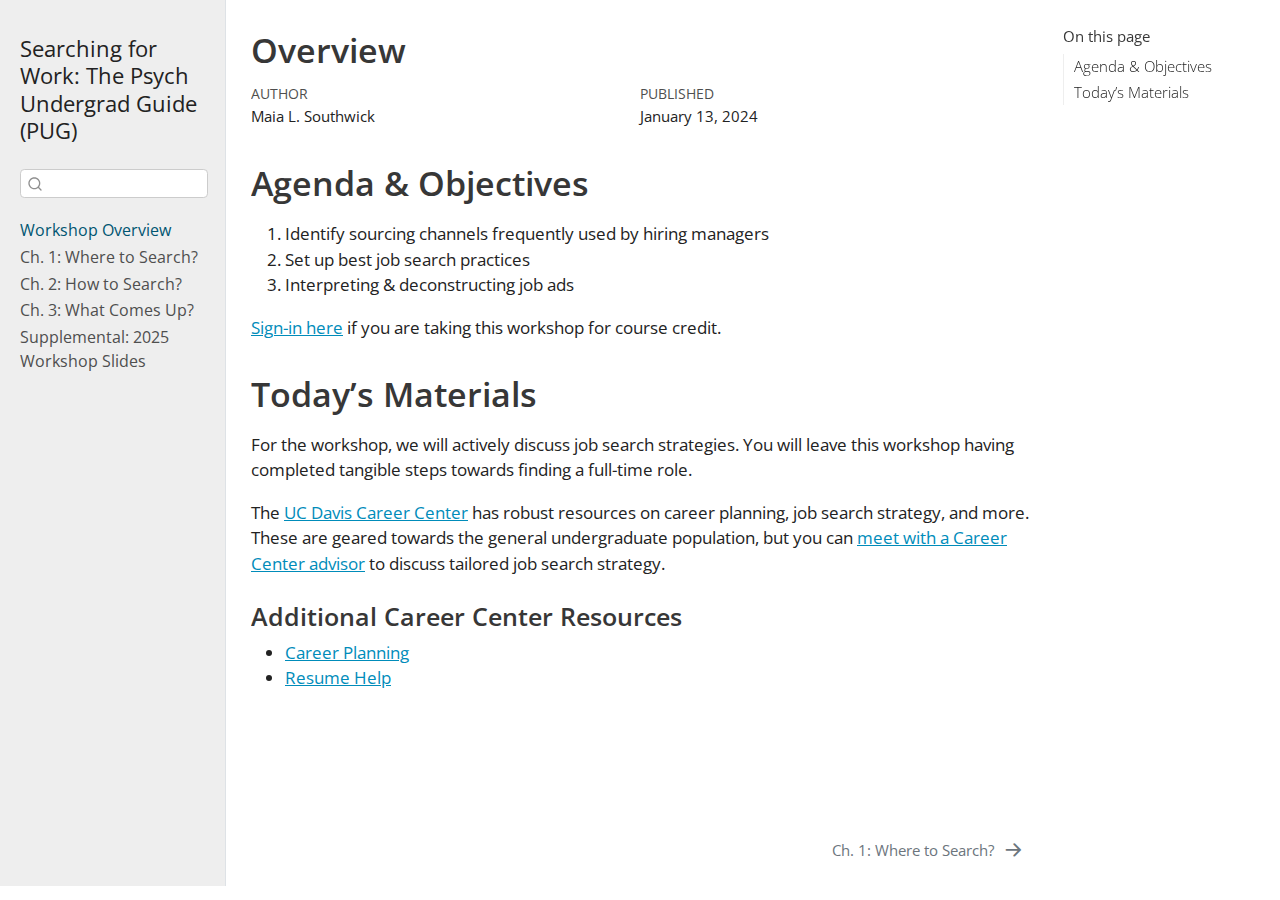
<file: docs/index.html>
<!DOCTYPE html>
<html xmlns="http://www.w3.org/1999/xhtml" lang="en" xml:lang="en"><head>

<meta charset="utf-8">
<meta name="generator" content="quarto-1.3.450">

<meta name="viewport" content="width=device-width, initial-scale=1.0, user-scalable=yes">

<meta name="author" content="Maia L. Southwick">
<meta name="dcterms.date" content="2024-01-13">

<title>Searching for Work: The Psych Undergrad Guide (PUG) - Overview</title>
<style>
code{white-space: pre-wrap;}
span.smallcaps{font-variant: small-caps;}
div.columns{display: flex; gap: min(4vw, 1.5em);}
div.column{flex: auto; overflow-x: auto;}
div.hanging-indent{margin-left: 1.5em; text-indent: -1.5em;}
ul.task-list{list-style: none;}
ul.task-list li input[type="checkbox"] {
  width: 0.8em;
  margin: 0 0.8em 0.2em -1em; /* quarto-specific, see https://github.com/quarto-dev/quarto-cli/issues/4556 */ 
  vertical-align: middle;
}
</style>


<script src="site_libs/quarto-nav/quarto-nav.js"></script>
<script src="site_libs/quarto-nav/headroom.min.js"></script>
<script src="site_libs/clipboard/clipboard.min.js"></script>
<script src="site_libs/quarto-search/autocomplete.umd.js"></script>
<script src="site_libs/quarto-search/fuse.min.js"></script>
<script src="site_libs/quarto-search/quarto-search.js"></script>
<meta name="quarto:offset" content="./">
<link href="./ch-01_where-to-search.html" rel="next">
<script src="site_libs/quarto-html/quarto.js"></script>
<script src="site_libs/quarto-html/popper.min.js"></script>
<script src="site_libs/quarto-html/tippy.umd.min.js"></script>
<script src="site_libs/quarto-html/anchor.min.js"></script>
<link href="site_libs/quarto-html/tippy.css" rel="stylesheet">
<link href="site_libs/quarto-html/quarto-syntax-highlighting.css" rel="stylesheet" id="quarto-text-highlighting-styles">
<script src="site_libs/bootstrap/bootstrap.min.js"></script>
<link href="site_libs/bootstrap/bootstrap-icons.css" rel="stylesheet">
<link href="site_libs/bootstrap/bootstrap.min.css" rel="stylesheet" id="quarto-bootstrap" data-mode="light">
<script id="quarto-search-options" type="application/json">{
  "location": "sidebar",
  "copy-button": false,
  "collapse-after": 3,
  "panel-placement": "start",
  "type": "textbox",
  "limit": 20,
  "language": {
    "search-no-results-text": "No results",
    "search-matching-documents-text": "matching documents",
    "search-copy-link-title": "Copy link to search",
    "search-hide-matches-text": "Hide additional matches",
    "search-more-match-text": "more match in this document",
    "search-more-matches-text": "more matches in this document",
    "search-clear-button-title": "Clear",
    "search-detached-cancel-button-title": "Cancel",
    "search-submit-button-title": "Submit",
    "search-label": "Search"
  }
}</script>


<link rel="stylesheet" href="styles.css">
</head>

<body class="nav-sidebar docked">

<div id="quarto-search-results"></div>
  <header id="quarto-header" class="headroom fixed-top">
  <nav class="quarto-secondary-nav">
    <div class="container-fluid d-flex">
      <button type="button" class="quarto-btn-toggle btn" data-bs-toggle="collapse" data-bs-target="#quarto-sidebar,#quarto-sidebar-glass" aria-controls="quarto-sidebar" aria-expanded="false" aria-label="Toggle sidebar navigation" onclick="if (window.quartoToggleHeadroom) { window.quartoToggleHeadroom(); }">
        <i class="bi bi-layout-text-sidebar-reverse"></i>
      </button>
      <nav class="quarto-page-breadcrumbs" aria-label="breadcrumb"><ol class="breadcrumb"><li class="breadcrumb-item"><a href="./index.html">Workshop Overview</a></li></ol></nav>
      <a class="flex-grow-1" role="button" data-bs-toggle="collapse" data-bs-target="#quarto-sidebar,#quarto-sidebar-glass" aria-controls="quarto-sidebar" aria-expanded="false" aria-label="Toggle sidebar navigation" onclick="if (window.quartoToggleHeadroom) { window.quartoToggleHeadroom(); }">      
      </a>
      <button type="button" class="btn quarto-search-button" aria-label="" onclick="window.quartoOpenSearch();">
        <i class="bi bi-search"></i>
      </button>
    </div>
  </nav>
</header>
<!-- content -->
<div id="quarto-content" class="quarto-container page-columns page-rows-contents page-layout-article">
<!-- sidebar -->
  <nav id="quarto-sidebar" class="sidebar collapse collapse-horizontal sidebar-navigation docked overflow-auto">
    <div class="pt-lg-2 mt-2 text-left sidebar-header">
    <div class="sidebar-title mb-0 py-0">
      <a href="./">Searching for Work: The Psych Undergrad Guide (PUG)</a> 
    </div>
      </div>
        <div class="mt-2 flex-shrink-0 align-items-center">
        <div class="sidebar-search">
        <div id="quarto-search" class="" title="Search"></div>
        </div>
        </div>
    <div class="sidebar-menu-container"> 
    <ul class="list-unstyled mt-1">
        <li class="sidebar-item">
  <div class="sidebar-item-container"> 
  <a href="./index.html" class="sidebar-item-text sidebar-link active">
 <span class="menu-text">Workshop Overview</span></a>
  </div>
</li>
        <li class="sidebar-item">
  <div class="sidebar-item-container"> 
  <a href="./ch-01_where-to-search.html" class="sidebar-item-text sidebar-link">
 <span class="menu-text">Ch. 1: Where to Search?</span></a>
  </div>
</li>
        <li class="sidebar-item">
  <div class="sidebar-item-container"> 
  <a href="./ch-02_how-to-search.html" class="sidebar-item-text sidebar-link">
 <span class="menu-text">Ch. 2: How to Search?</span></a>
  </div>
</li>
        <li class="sidebar-item">
  <div class="sidebar-item-container"> 
  <a href="./ch-03_what-comes-up.html" class="sidebar-item-text sidebar-link">
 <span class="menu-text">Ch. 3: What Comes Up?</span></a>
  </div>
</li>
        <li class="sidebar-item">
  <div class="sidebar-item-container"> 
  <a href="./pug-job-search-slides-2025.html" class="sidebar-item-text sidebar-link">
 <span class="menu-text">Supplemental: 2025 Workshop Slides</span></a>
  </div>
</li>
    </ul>
    </div>
</nav>
<div id="quarto-sidebar-glass" data-bs-toggle="collapse" data-bs-target="#quarto-sidebar,#quarto-sidebar-glass"></div>
<!-- margin-sidebar -->
    <div id="quarto-margin-sidebar" class="sidebar margin-sidebar">
        <nav id="TOC" role="doc-toc" class="toc-active">
    <h2 id="toc-title">On this page</h2>
   
  <ul>
  <li><a href="#agenda-objectives" id="toc-agenda-objectives" class="nav-link active" data-scroll-target="#agenda-objectives">Agenda &amp; Objectives</a></li>
  <li><a href="#todays-materials" id="toc-todays-materials" class="nav-link" data-scroll-target="#todays-materials">Today’s Materials</a>
  <ul class="collapse">
  <li><a href="#additional-career-center-resources" id="toc-additional-career-center-resources" class="nav-link" data-scroll-target="#additional-career-center-resources">Additional Career Center Resources</a></li>
  </ul></li>
  </ul>
</nav>
    </div>
<!-- main -->
<main class="content" id="quarto-document-content">

<header id="title-block-header" class="quarto-title-block default">
<div class="quarto-title">
<h1 class="title">Overview</h1>
</div>



<div class="quarto-title-meta">

    <div>
    <div class="quarto-title-meta-heading">Author</div>
    <div class="quarto-title-meta-contents">
             <p>Maia L. Southwick </p>
          </div>
  </div>
    
    <div>
    <div class="quarto-title-meta-heading">Published</div>
    <div class="quarto-title-meta-contents">
      <p class="date">January 13, 2024</p>
    </div>
  </div>
  
    
  </div>
  

</header>

<section id="agenda-objectives" class="level1">
<h1>Agenda &amp; Objectives</h1>
<ol type="1">
<li>Identify sourcing channels frequently used by hiring managers</li>
<li>Set up best job search practices</li>
<li>Interpreting &amp; deconstructing job ads</li>
</ol>
<p><a href="https://docs.google.com/spreadsheets/d/1vE63ssk37w-0qMlXmSTG05MQm9UnhJ6YCYti5nQefr4/edit?usp=sharing">Sign-in here</a> if you are taking this workshop for course credit. <!-- [**Complete this survey**](https://docs.google.com/forms/d/e/1FAIpQLSf5nuCVaqKwg1xN35VcMVQjhaDWHWumVd_8LV-RtfHD3XIl3Q/viewform?usp=sharing) **to share your current interests, professional goals, and perspectives on the job search.** --></p>

<!--- Survey pre-workshop on comfortableness and other insightful questions + post-survey
plus follow-up survey by end of spring quarter --->
</section>
<section id="todays-materials" class="level1">
<h1>Today’s Materials</h1>
<p>For the workshop, we will actively discuss job search strategies. You will leave this workshop having completed tangible steps towards finding a full-time role.</p>
<p>The <a href="https://careercenter.ucdavis.edu">UC Davis Career Center</a> has robust resources on career planning, job search strategy, and more. These are geared towards the general undergraduate population, but you can <a href="https://careercenter.ucdavis.edu/career-center-services/career-advising">meet with a Career Center advisor</a> to discuss tailored job search strategy.</p>
<section id="additional-career-center-resources" class="level3">
<h3 class="anchored" data-anchor-id="additional-career-center-resources">Additional Career Center Resources</h3>
<ul>
<li><a href="https://careercenter.ucdavis.edu/career-discovery/undergraduate-students/career-planning">Career Planning</a></li>
<li><a href="https://careercenter.ucdavis.edu/resumes-and-materials/resumes">Resume Help</a></li>
</ul>


</section>
</section>

</main> <!-- /main -->
<script id="quarto-html-after-body" type="application/javascript">
window.document.addEventListener("DOMContentLoaded", function (event) {
  const toggleBodyColorMode = (bsSheetEl) => {
    const mode = bsSheetEl.getAttribute("data-mode");
    const bodyEl = window.document.querySelector("body");
    if (mode === "dark") {
      bodyEl.classList.add("quarto-dark");
      bodyEl.classList.remove("quarto-light");
    } else {
      bodyEl.classList.add("quarto-light");
      bodyEl.classList.remove("quarto-dark");
    }
  }
  const toggleBodyColorPrimary = () => {
    const bsSheetEl = window.document.querySelector("link#quarto-bootstrap");
    if (bsSheetEl) {
      toggleBodyColorMode(bsSheetEl);
    }
  }
  toggleBodyColorPrimary();  
  const icon = "";
  const anchorJS = new window.AnchorJS();
  anchorJS.options = {
    placement: 'right',
    icon: icon
  };
  anchorJS.add('.anchored');
  const isCodeAnnotation = (el) => {
    for (const clz of el.classList) {
      if (clz.startsWith('code-annotation-')) {                     
        return true;
      }
    }
    return false;
  }
  const clipboard = new window.ClipboardJS('.code-copy-button', {
    text: function(trigger) {
      const codeEl = trigger.previousElementSibling.cloneNode(true);
      for (const childEl of codeEl.children) {
        if (isCodeAnnotation(childEl)) {
          childEl.remove();
        }
      }
      return codeEl.innerText;
    }
  });
  clipboard.on('success', function(e) {
    // button target
    const button = e.trigger;
    // don't keep focus
    button.blur();
    // flash "checked"
    button.classList.add('code-copy-button-checked');
    var currentTitle = button.getAttribute("title");
    button.setAttribute("title", "Copied!");
    let tooltip;
    if (window.bootstrap) {
      button.setAttribute("data-bs-toggle", "tooltip");
      button.setAttribute("data-bs-placement", "left");
      button.setAttribute("data-bs-title", "Copied!");
      tooltip = new bootstrap.Tooltip(button, 
        { trigger: "manual", 
          customClass: "code-copy-button-tooltip",
          offset: [0, -8]});
      tooltip.show();    
    }
    setTimeout(function() {
      if (tooltip) {
        tooltip.hide();
        button.removeAttribute("data-bs-title");
        button.removeAttribute("data-bs-toggle");
        button.removeAttribute("data-bs-placement");
      }
      button.setAttribute("title", currentTitle);
      button.classList.remove('code-copy-button-checked');
    }, 1000);
    // clear code selection
    e.clearSelection();
  });
  function tippyHover(el, contentFn) {
    const config = {
      allowHTML: true,
      content: contentFn,
      maxWidth: 500,
      delay: 100,
      arrow: false,
      appendTo: function(el) {
          return el.parentElement;
      },
      interactive: true,
      interactiveBorder: 10,
      theme: 'quarto',
      placement: 'bottom-start'
    };
    window.tippy(el, config); 
  }
  const noterefs = window.document.querySelectorAll('a[role="doc-noteref"]');
  for (var i=0; i<noterefs.length; i++) {
    const ref = noterefs[i];
    tippyHover(ref, function() {
      // use id or data attribute instead here
      let href = ref.getAttribute('data-footnote-href') || ref.getAttribute('href');
      try { href = new URL(href).hash; } catch {}
      const id = href.replace(/^#\/?/, "");
      const note = window.document.getElementById(id);
      return note.innerHTML;
    });
  }
      let selectedAnnoteEl;
      const selectorForAnnotation = ( cell, annotation) => {
        let cellAttr = 'data-code-cell="' + cell + '"';
        let lineAttr = 'data-code-annotation="' +  annotation + '"';
        const selector = 'span[' + cellAttr + '][' + lineAttr + ']';
        return selector;
      }
      const selectCodeLines = (annoteEl) => {
        const doc = window.document;
        const targetCell = annoteEl.getAttribute("data-target-cell");
        const targetAnnotation = annoteEl.getAttribute("data-target-annotation");
        const annoteSpan = window.document.querySelector(selectorForAnnotation(targetCell, targetAnnotation));
        const lines = annoteSpan.getAttribute("data-code-lines").split(",");
        const lineIds = lines.map((line) => {
          return targetCell + "-" + line;
        })
        let top = null;
        let height = null;
        let parent = null;
        if (lineIds.length > 0) {
            //compute the position of the single el (top and bottom and make a div)
            const el = window.document.getElementById(lineIds[0]);
            top = el.offsetTop;
            height = el.offsetHeight;
            parent = el.parentElement.parentElement;
          if (lineIds.length > 1) {
            const lastEl = window.document.getElementById(lineIds[lineIds.length - 1]);
            const bottom = lastEl.offsetTop + lastEl.offsetHeight;
            height = bottom - top;
          }
          if (top !== null && height !== null && parent !== null) {
            // cook up a div (if necessary) and position it 
            let div = window.document.getElementById("code-annotation-line-highlight");
            if (div === null) {
              div = window.document.createElement("div");
              div.setAttribute("id", "code-annotation-line-highlight");
              div.style.position = 'absolute';
              parent.appendChild(div);
            }
            div.style.top = top - 2 + "px";
            div.style.height = height + 4 + "px";
            let gutterDiv = window.document.getElementById("code-annotation-line-highlight-gutter");
            if (gutterDiv === null) {
              gutterDiv = window.document.createElement("div");
              gutterDiv.setAttribute("id", "code-annotation-line-highlight-gutter");
              gutterDiv.style.position = 'absolute';
              const codeCell = window.document.getElementById(targetCell);
              const gutter = codeCell.querySelector('.code-annotation-gutter');
              gutter.appendChild(gutterDiv);
            }
            gutterDiv.style.top = top - 2 + "px";
            gutterDiv.style.height = height + 4 + "px";
          }
          selectedAnnoteEl = annoteEl;
        }
      };
      const unselectCodeLines = () => {
        const elementsIds = ["code-annotation-line-highlight", "code-annotation-line-highlight-gutter"];
        elementsIds.forEach((elId) => {
          const div = window.document.getElementById(elId);
          if (div) {
            div.remove();
          }
        });
        selectedAnnoteEl = undefined;
      };
      // Attach click handler to the DT
      const annoteDls = window.document.querySelectorAll('dt[data-target-cell]');
      for (const annoteDlNode of annoteDls) {
        annoteDlNode.addEventListener('click', (event) => {
          const clickedEl = event.target;
          if (clickedEl !== selectedAnnoteEl) {
            unselectCodeLines();
            const activeEl = window.document.querySelector('dt[data-target-cell].code-annotation-active');
            if (activeEl) {
              activeEl.classList.remove('code-annotation-active');
            }
            selectCodeLines(clickedEl);
            clickedEl.classList.add('code-annotation-active');
          } else {
            // Unselect the line
            unselectCodeLines();
            clickedEl.classList.remove('code-annotation-active');
          }
        });
      }
  const findCites = (el) => {
    const parentEl = el.parentElement;
    if (parentEl) {
      const cites = parentEl.dataset.cites;
      if (cites) {
        return {
          el,
          cites: cites.split(' ')
        };
      } else {
        return findCites(el.parentElement)
      }
    } else {
      return undefined;
    }
  };
  var bibliorefs = window.document.querySelectorAll('a[role="doc-biblioref"]');
  for (var i=0; i<bibliorefs.length; i++) {
    const ref = bibliorefs[i];
    const citeInfo = findCites(ref);
    if (citeInfo) {
      tippyHover(citeInfo.el, function() {
        var popup = window.document.createElement('div');
        citeInfo.cites.forEach(function(cite) {
          var citeDiv = window.document.createElement('div');
          citeDiv.classList.add('hanging-indent');
          citeDiv.classList.add('csl-entry');
          var biblioDiv = window.document.getElementById('ref-' + cite);
          if (biblioDiv) {
            citeDiv.innerHTML = biblioDiv.innerHTML;
          }
          popup.appendChild(citeDiv);
        });
        return popup.innerHTML;
      });
    }
  }
});
</script>
<nav class="page-navigation">
  <div class="nav-page nav-page-previous">
  </div>
  <div class="nav-page nav-page-next">
      <a href="./ch-01_where-to-search.html" class="pagination-link">
        <span class="nav-page-text">Ch. 1: Where to Search?</span> <i class="bi bi-arrow-right-short"></i>
      </a>
  </div>
</nav>
</div> <!-- /content -->



</body></html>
</file>
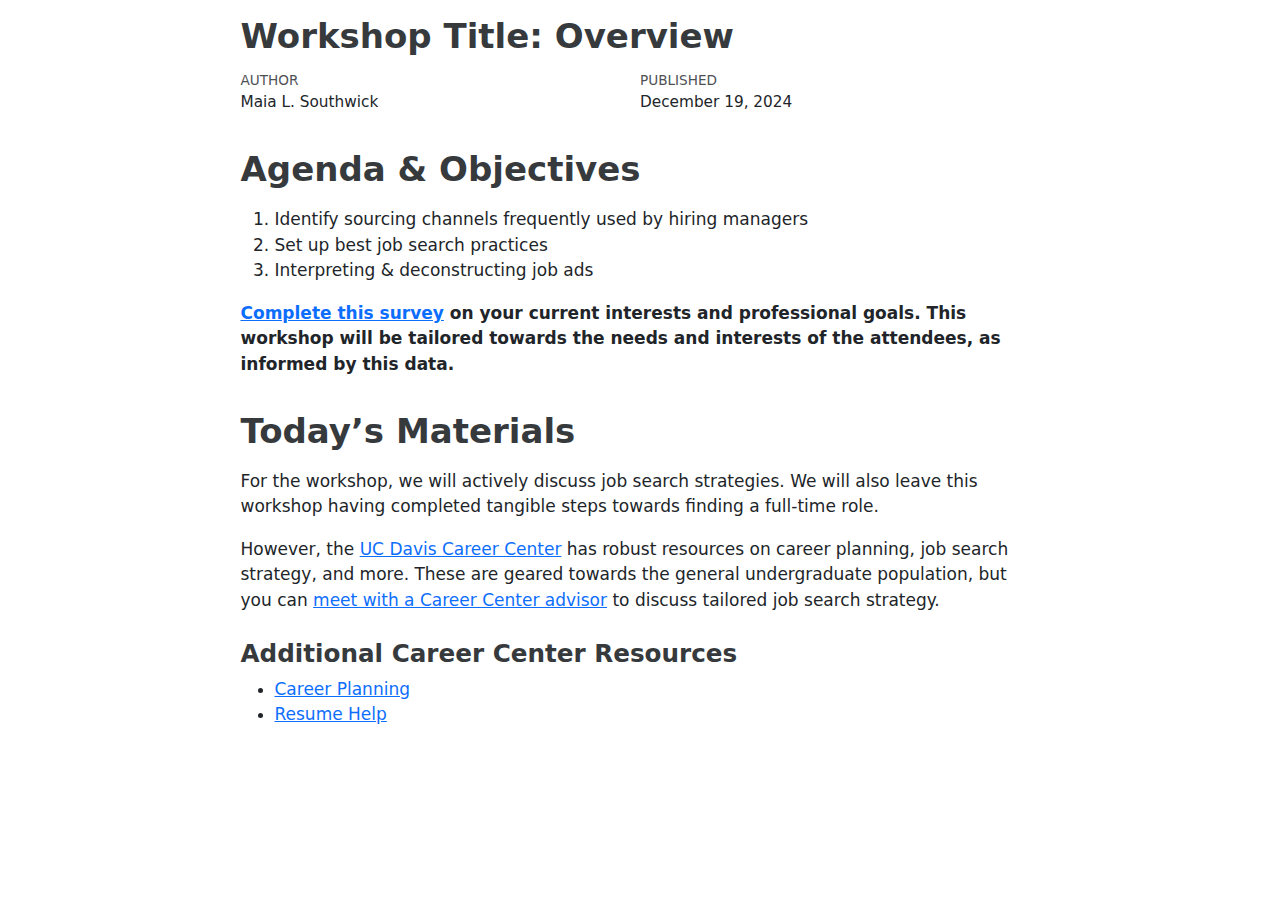
<file: docs/ch-00_overview.html>
<!DOCTYPE html>
<html xmlns="http://www.w3.org/1999/xhtml" lang="en" xml:lang="en"><head>

<meta charset="utf-8">
<meta name="generator" content="quarto-1.3.450">

<meta name="viewport" content="width=device-width, initial-scale=1.0, user-scalable=yes">

<meta name="author" content="Maia L. Southwick">
<meta name="dcterms.date" content="2024-12-19">

<title>Workshop Title: Overview</title>
<style>
code{white-space: pre-wrap;}
span.smallcaps{font-variant: small-caps;}
div.columns{display: flex; gap: min(4vw, 1.5em);}
div.column{flex: auto; overflow-x: auto;}
div.hanging-indent{margin-left: 1.5em; text-indent: -1.5em;}
ul.task-list{list-style: none;}
ul.task-list li input[type="checkbox"] {
  width: 0.8em;
  margin: 0 0.8em 0.2em -1em; /* quarto-specific, see https://github.com/quarto-dev/quarto-cli/issues/4556 */ 
  vertical-align: middle;
}
</style>


<script src="ch-00_overview_files/libs/clipboard/clipboard.min.js"></script>
<script src="ch-00_overview_files/libs/quarto-html/quarto.js"></script>
<script src="ch-00_overview_files/libs/quarto-html/popper.min.js"></script>
<script src="ch-00_overview_files/libs/quarto-html/tippy.umd.min.js"></script>
<script src="ch-00_overview_files/libs/quarto-html/anchor.min.js"></script>
<link href="ch-00_overview_files/libs/quarto-html/tippy.css" rel="stylesheet">
<link href="ch-00_overview_files/libs/quarto-html/quarto-syntax-highlighting.css" rel="stylesheet" id="quarto-text-highlighting-styles">
<script src="ch-00_overview_files/libs/bootstrap/bootstrap.min.js"></script>
<link href="ch-00_overview_files/libs/bootstrap/bootstrap-icons.css" rel="stylesheet">
<link href="ch-00_overview_files/libs/bootstrap/bootstrap.min.css" rel="stylesheet" id="quarto-bootstrap" data-mode="light">


</head>

<body class="fullcontent">

<div id="quarto-content" class="page-columns page-rows-contents page-layout-article">

<main class="content" id="quarto-document-content">

<header id="title-block-header" class="quarto-title-block default">
<div class="quarto-title">
<h1 class="title">Workshop Title: Overview</h1>
</div>



<div class="quarto-title-meta">

    <div>
    <div class="quarto-title-meta-heading">Author</div>
    <div class="quarto-title-meta-contents">
             <p>Maia L. Southwick </p>
          </div>
  </div>
    
    <div>
    <div class="quarto-title-meta-heading">Published</div>
    <div class="quarto-title-meta-contents">
      <p class="date">December 19, 2024</p>
    </div>
  </div>
  
    
  </div>
  

</header>

<section id="agenda-objectives" class="level1">
<h1>Agenda &amp; Objectives</h1>
<ol type="1">
<li>Identify sourcing channels frequently used by hiring managers</li>
<li>Set up best job search practices</li>
<li>Interpreting &amp; deconstructing job ads</li>
</ol>
<p><strong><a href="">Complete this survey</a> on your current interests and professional goals. This workshop will be tailored towards the needs and interests of the attendees, as informed by this data.</strong></p>

<!--- Survey pre-workshop on comfortableness and other insightful questions + post-survey
plus follow-up survey by end of spring quarter --->
</section>
<section id="todays-materials" class="level1">
<h1>Today’s Materials</h1>
<p>For the workshop, we will actively discuss job search strategies. We will also leave this workshop having completed tangible steps towards finding a full-time role.</p>
<p>However, the <a href="https://careercenter.ucdavis.edu">UC Davis Career Center</a> has robust resources on career planning, job search strategy, and more. These are geared towards the general undergraduate population, but you can <a href="https://careercenter.ucdavis.edu/career-center-services/career-advising">meet with a Career Center advisor</a> to discuss tailored job search strategy.</p>
<section id="additional-career-center-resources" class="level3">
<h3 class="anchored" data-anchor-id="additional-career-center-resources">Additional Career Center Resources</h3>
<ul>
<li><a href="https://careercenter.ucdavis.edu/career-discovery/undergraduate-students/career-planning">Career Planning</a></li>
<li><a href="https://careercenter.ucdavis.edu/resumes-and-materials/resumes">Resume Help</a></li>
</ul>
</section>
</section>

</main>
<!-- /main column -->
<script id="quarto-html-after-body" type="application/javascript">
window.document.addEventListener("DOMContentLoaded", function (event) {
  const toggleBodyColorMode = (bsSheetEl) => {
    const mode = bsSheetEl.getAttribute("data-mode");
    const bodyEl = window.document.querySelector("body");
    if (mode === "dark") {
      bodyEl.classList.add("quarto-dark");
      bodyEl.classList.remove("quarto-light");
    } else {
      bodyEl.classList.add("quarto-light");
      bodyEl.classList.remove("quarto-dark");
    }
  }
  const toggleBodyColorPrimary = () => {
    const bsSheetEl = window.document.querySelector("link#quarto-bootstrap");
    if (bsSheetEl) {
      toggleBodyColorMode(bsSheetEl);
    }
  }
  toggleBodyColorPrimary();  
  const icon = "";
  const anchorJS = new window.AnchorJS();
  anchorJS.options = {
    placement: 'right',
    icon: icon
  };
  anchorJS.add('.anchored');
  const isCodeAnnotation = (el) => {
    for (const clz of el.classList) {
      if (clz.startsWith('code-annotation-')) {                     
        return true;
      }
    }
    return false;
  }
  const clipboard = new window.ClipboardJS('.code-copy-button', {
    text: function(trigger) {
      const codeEl = trigger.previousElementSibling.cloneNode(true);
      for (const childEl of codeEl.children) {
        if (isCodeAnnotation(childEl)) {
          childEl.remove();
        }
      }
      return codeEl.innerText;
    }
  });
  clipboard.on('success', function(e) {
    // button target
    const button = e.trigger;
    // don't keep focus
    button.blur();
    // flash "checked"
    button.classList.add('code-copy-button-checked');
    var currentTitle = button.getAttribute("title");
    button.setAttribute("title", "Copied!");
    let tooltip;
    if (window.bootstrap) {
      button.setAttribute("data-bs-toggle", "tooltip");
      button.setAttribute("data-bs-placement", "left");
      button.setAttribute("data-bs-title", "Copied!");
      tooltip = new bootstrap.Tooltip(button, 
        { trigger: "manual", 
          customClass: "code-copy-button-tooltip",
          offset: [0, -8]});
      tooltip.show();    
    }
    setTimeout(function() {
      if (tooltip) {
        tooltip.hide();
        button.removeAttribute("data-bs-title");
        button.removeAttribute("data-bs-toggle");
        button.removeAttribute("data-bs-placement");
      }
      button.setAttribute("title", currentTitle);
      button.classList.remove('code-copy-button-checked');
    }, 1000);
    // clear code selection
    e.clearSelection();
  });
  function tippyHover(el, contentFn) {
    const config = {
      allowHTML: true,
      content: contentFn,
      maxWidth: 500,
      delay: 100,
      arrow: false,
      appendTo: function(el) {
          return el.parentElement;
      },
      interactive: true,
      interactiveBorder: 10,
      theme: 'quarto',
      placement: 'bottom-start'
    };
    window.tippy(el, config); 
  }
  const noterefs = window.document.querySelectorAll('a[role="doc-noteref"]');
  for (var i=0; i<noterefs.length; i++) {
    const ref = noterefs[i];
    tippyHover(ref, function() {
      // use id or data attribute instead here
      let href = ref.getAttribute('data-footnote-href') || ref.getAttribute('href');
      try { href = new URL(href).hash; } catch {}
      const id = href.replace(/^#\/?/, "");
      const note = window.document.getElementById(id);
      return note.innerHTML;
    });
  }
      let selectedAnnoteEl;
      const selectorForAnnotation = ( cell, annotation) => {
        let cellAttr = 'data-code-cell="' + cell + '"';
        let lineAttr = 'data-code-annotation="' +  annotation + '"';
        const selector = 'span[' + cellAttr + '][' + lineAttr + ']';
        return selector;
      }
      const selectCodeLines = (annoteEl) => {
        const doc = window.document;
        const targetCell = annoteEl.getAttribute("data-target-cell");
        const targetAnnotation = annoteEl.getAttribute("data-target-annotation");
        const annoteSpan = window.document.querySelector(selectorForAnnotation(targetCell, targetAnnotation));
        const lines = annoteSpan.getAttribute("data-code-lines").split(",");
        const lineIds = lines.map((line) => {
          return targetCell + "-" + line;
        })
        let top = null;
        let height = null;
        let parent = null;
        if (lineIds.length > 0) {
            //compute the position of the single el (top and bottom and make a div)
            const el = window.document.getElementById(lineIds[0]);
            top = el.offsetTop;
            height = el.offsetHeight;
            parent = el.parentElement.parentElement;
          if (lineIds.length > 1) {
            const lastEl = window.document.getElementById(lineIds[lineIds.length - 1]);
            const bottom = lastEl.offsetTop + lastEl.offsetHeight;
            height = bottom - top;
          }
          if (top !== null && height !== null && parent !== null) {
            // cook up a div (if necessary) and position it 
            let div = window.document.getElementById("code-annotation-line-highlight");
            if (div === null) {
              div = window.document.createElement("div");
              div.setAttribute("id", "code-annotation-line-highlight");
              div.style.position = 'absolute';
              parent.appendChild(div);
            }
            div.style.top = top - 2 + "px";
            div.style.height = height + 4 + "px";
            let gutterDiv = window.document.getElementById("code-annotation-line-highlight-gutter");
            if (gutterDiv === null) {
              gutterDiv = window.document.createElement("div");
              gutterDiv.setAttribute("id", "code-annotation-line-highlight-gutter");
              gutterDiv.style.position = 'absolute';
              const codeCell = window.document.getElementById(targetCell);
              const gutter = codeCell.querySelector('.code-annotation-gutter');
              gutter.appendChild(gutterDiv);
            }
            gutterDiv.style.top = top - 2 + "px";
            gutterDiv.style.height = height + 4 + "px";
          }
          selectedAnnoteEl = annoteEl;
        }
      };
      const unselectCodeLines = () => {
        const elementsIds = ["code-annotation-line-highlight", "code-annotation-line-highlight-gutter"];
        elementsIds.forEach((elId) => {
          const div = window.document.getElementById(elId);
          if (div) {
            div.remove();
          }
        });
        selectedAnnoteEl = undefined;
      };
      // Attach click handler to the DT
      const annoteDls = window.document.querySelectorAll('dt[data-target-cell]');
      for (const annoteDlNode of annoteDls) {
        annoteDlNode.addEventListener('click', (event) => {
          const clickedEl = event.target;
          if (clickedEl !== selectedAnnoteEl) {
            unselectCodeLines();
            const activeEl = window.document.querySelector('dt[data-target-cell].code-annotation-active');
            if (activeEl) {
              activeEl.classList.remove('code-annotation-active');
            }
            selectCodeLines(clickedEl);
            clickedEl.classList.add('code-annotation-active');
          } else {
            // Unselect the line
            unselectCodeLines();
            clickedEl.classList.remove('code-annotation-active');
          }
        });
      }
  const findCites = (el) => {
    const parentEl = el.parentElement;
    if (parentEl) {
      const cites = parentEl.dataset.cites;
      if (cites) {
        return {
          el,
          cites: cites.split(' ')
        };
      } else {
        return findCites(el.parentElement)
      }
    } else {
      return undefined;
    }
  };
  var bibliorefs = window.document.querySelectorAll('a[role="doc-biblioref"]');
  for (var i=0; i<bibliorefs.length; i++) {
    const ref = bibliorefs[i];
    const citeInfo = findCites(ref);
    if (citeInfo) {
      tippyHover(citeInfo.el, function() {
        var popup = window.document.createElement('div');
        citeInfo.cites.forEach(function(cite) {
          var citeDiv = window.document.createElement('div');
          citeDiv.classList.add('hanging-indent');
          citeDiv.classList.add('csl-entry');
          var biblioDiv = window.document.getElementById('ref-' + cite);
          if (biblioDiv) {
            citeDiv.innerHTML = biblioDiv.innerHTML;
          }
          popup.appendChild(citeDiv);
        });
        return popup.innerHTML;
      });
    }
  }
});
</script>
</div> <!-- /content -->



</body></html>
</file>
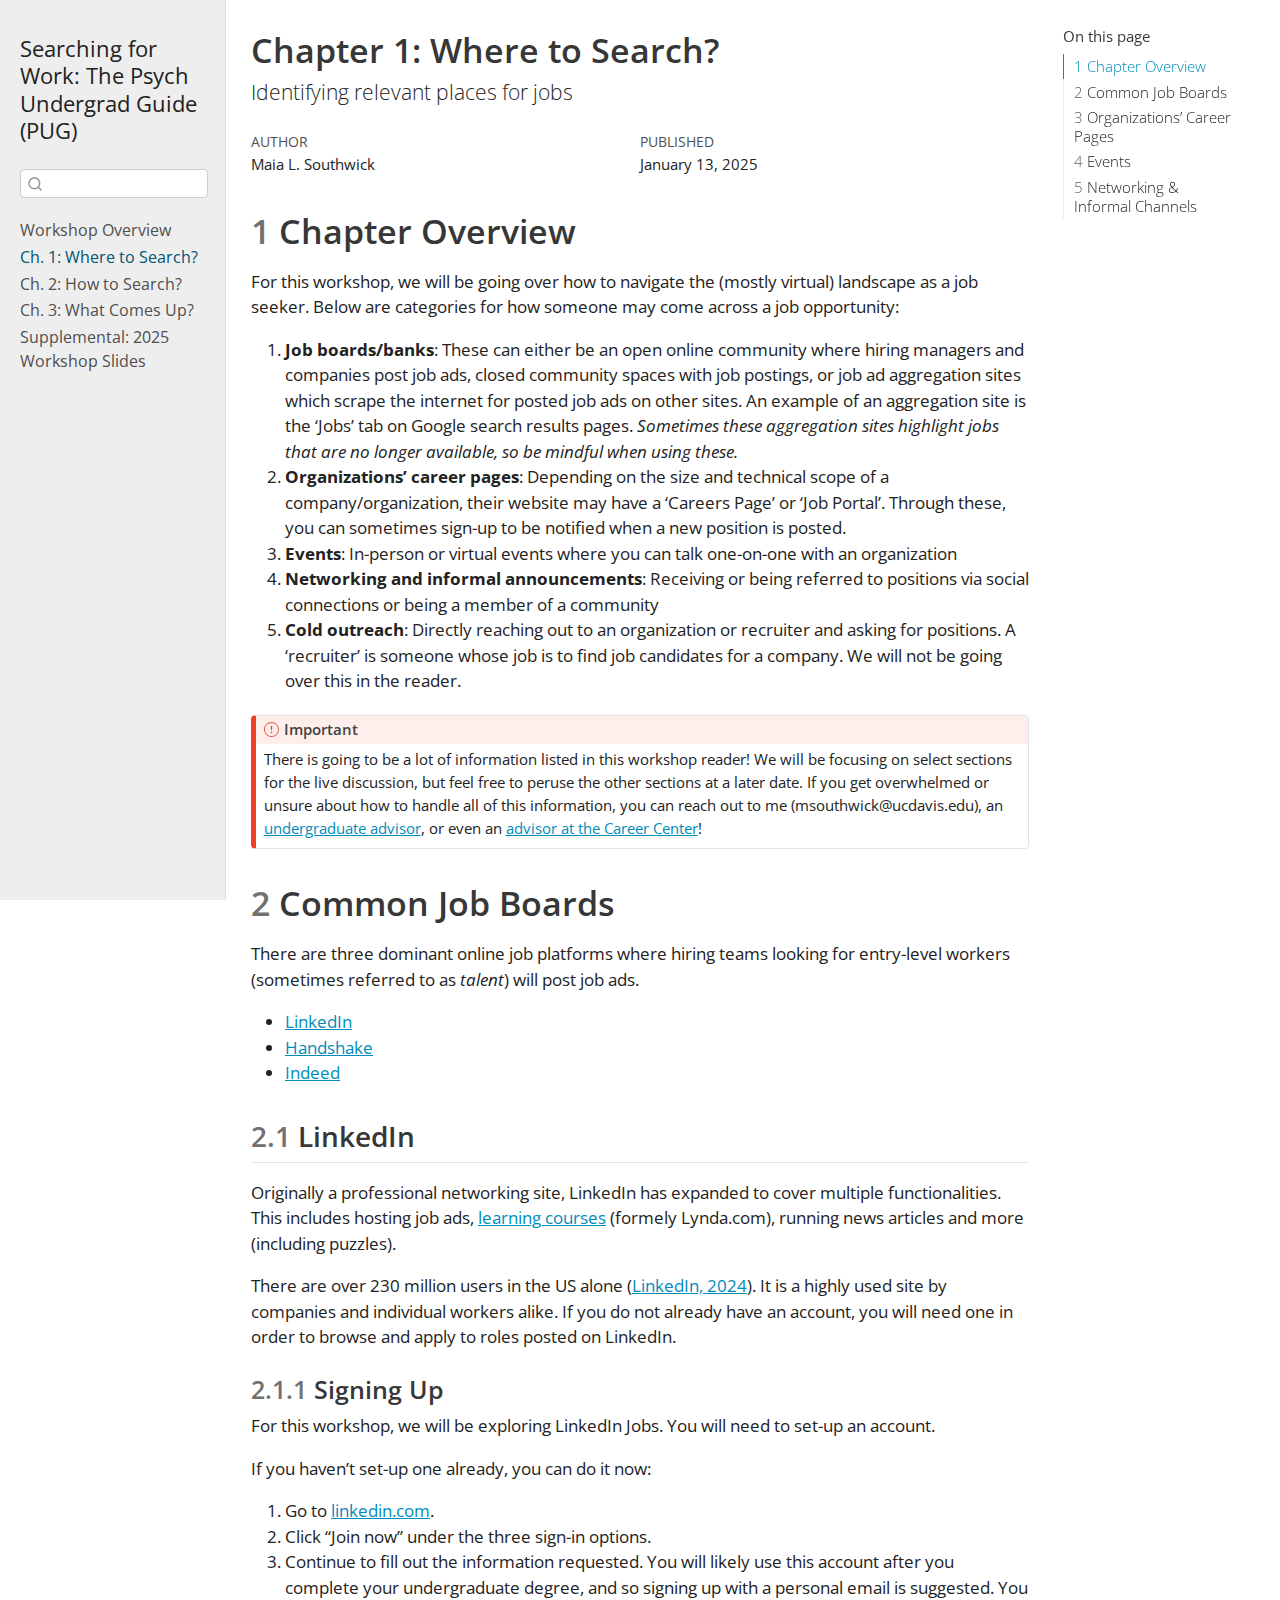
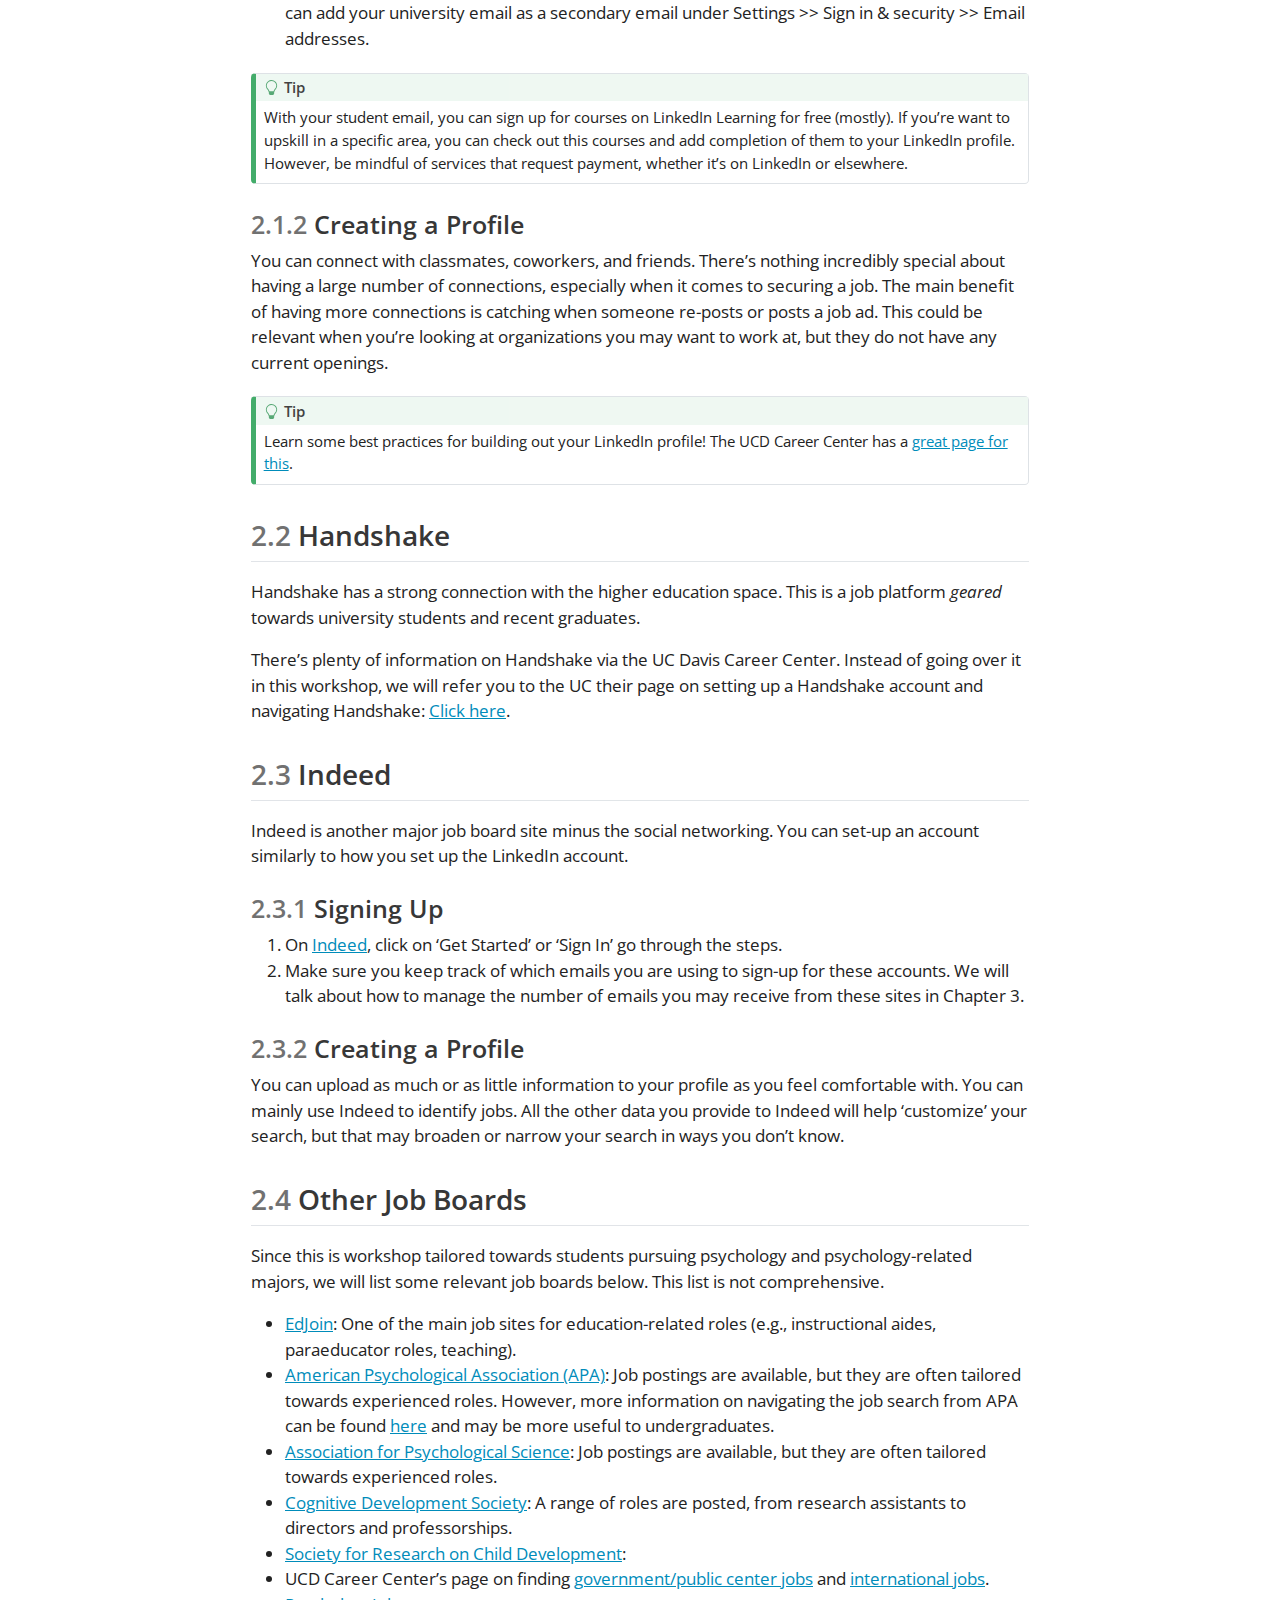
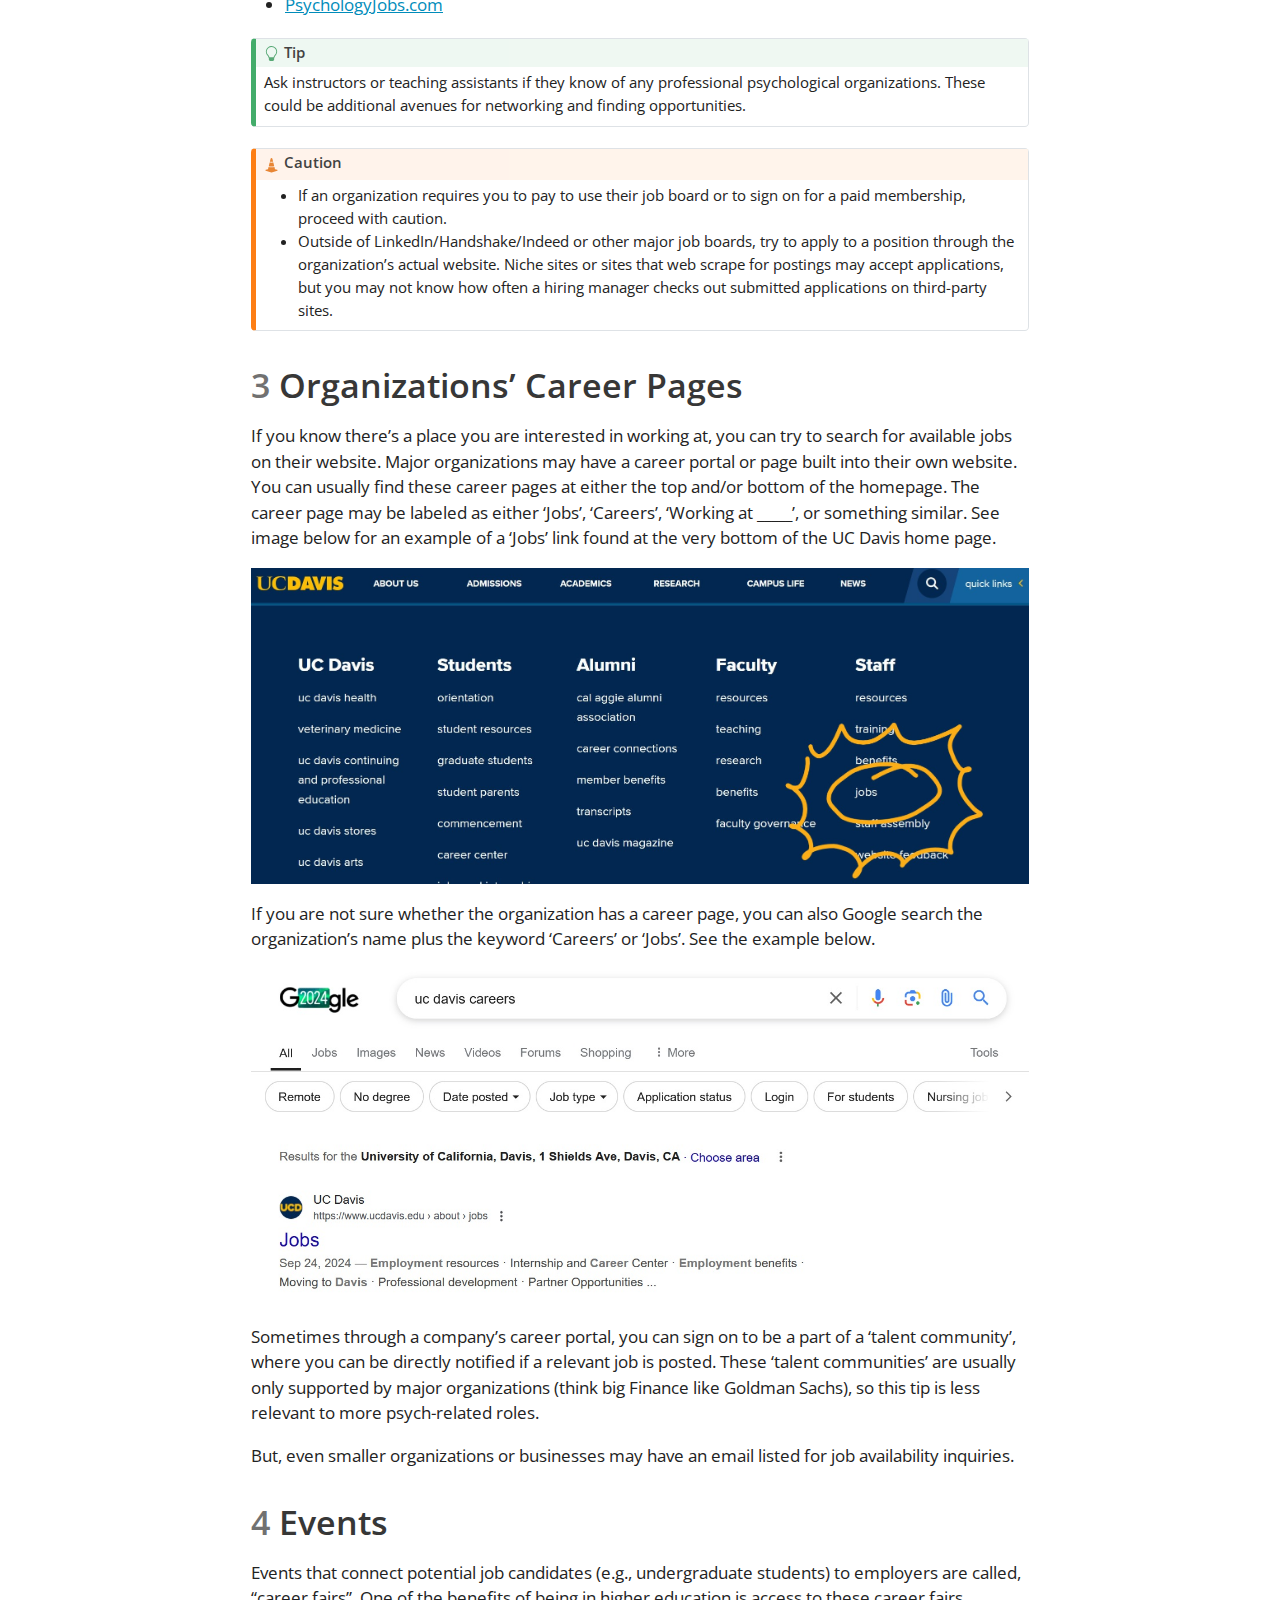
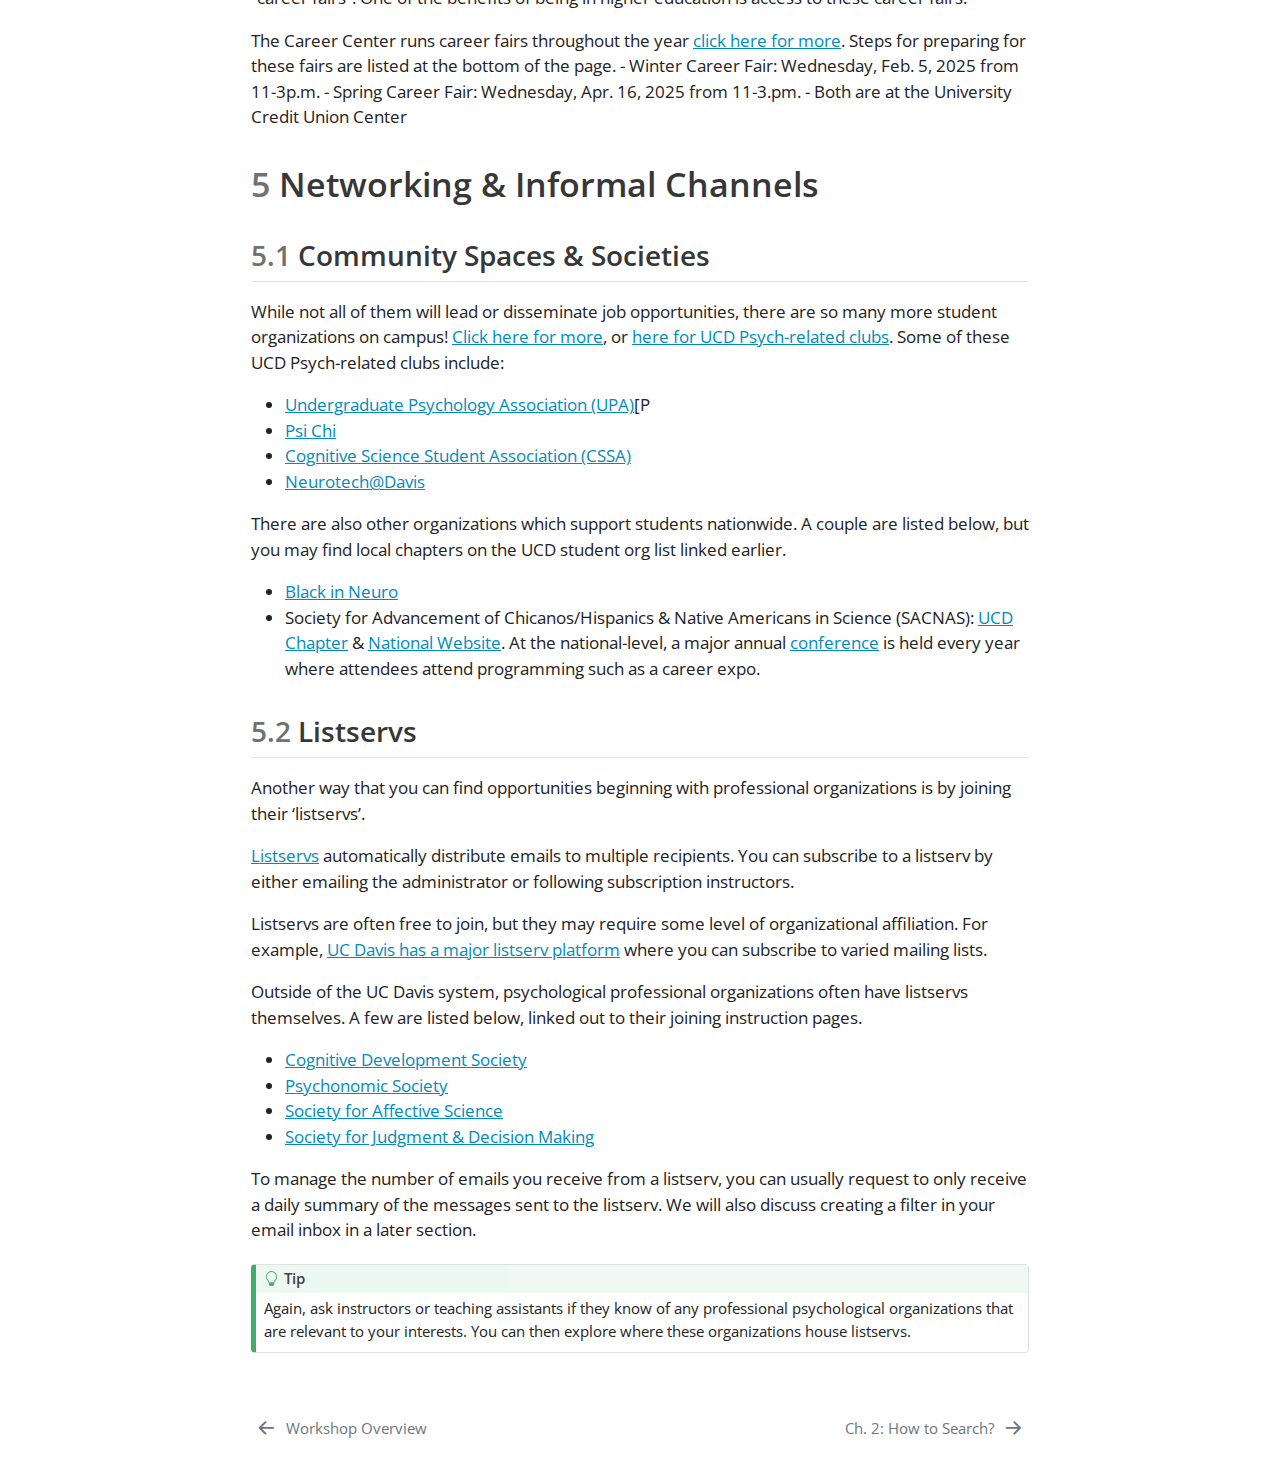
<file: docs/ch-01_where-to-search.html>
<!DOCTYPE html>
<html xmlns="http://www.w3.org/1999/xhtml" lang="en" xml:lang="en"><head>

<meta charset="utf-8">
<meta name="generator" content="quarto-1.3.450">

<meta name="viewport" content="width=device-width, initial-scale=1.0, user-scalable=yes">

<meta name="author" content="Maia L. Southwick">
<meta name="dcterms.date" content="2025-01-13">

<title>Searching for Work: The Psych Undergrad Guide (PUG) - Chapter 1: Where to Search?</title>
<style>
code{white-space: pre-wrap;}
span.smallcaps{font-variant: small-caps;}
div.columns{display: flex; gap: min(4vw, 1.5em);}
div.column{flex: auto; overflow-x: auto;}
div.hanging-indent{margin-left: 1.5em; text-indent: -1.5em;}
ul.task-list{list-style: none;}
ul.task-list li input[type="checkbox"] {
  width: 0.8em;
  margin: 0 0.8em 0.2em -1em; /* quarto-specific, see https://github.com/quarto-dev/quarto-cli/issues/4556 */ 
  vertical-align: middle;
}
</style>


<script src="site_libs/quarto-nav/quarto-nav.js"></script>
<script src="site_libs/quarto-nav/headroom.min.js"></script>
<script src="site_libs/clipboard/clipboard.min.js"></script>
<script src="site_libs/quarto-search/autocomplete.umd.js"></script>
<script src="site_libs/quarto-search/fuse.min.js"></script>
<script src="site_libs/quarto-search/quarto-search.js"></script>
<meta name="quarto:offset" content="./">
<link href="./ch-02_how-to-search.html" rel="next">
<link href="./index.html" rel="prev">
<script src="site_libs/quarto-html/quarto.js"></script>
<script src="site_libs/quarto-html/popper.min.js"></script>
<script src="site_libs/quarto-html/tippy.umd.min.js"></script>
<script src="site_libs/quarto-html/anchor.min.js"></script>
<link href="site_libs/quarto-html/tippy.css" rel="stylesheet">
<link href="site_libs/quarto-html/quarto-syntax-highlighting.css" rel="stylesheet" id="quarto-text-highlighting-styles">
<script src="site_libs/bootstrap/bootstrap.min.js"></script>
<link href="site_libs/bootstrap/bootstrap-icons.css" rel="stylesheet">
<link href="site_libs/bootstrap/bootstrap.min.css" rel="stylesheet" id="quarto-bootstrap" data-mode="light">
<script id="quarto-search-options" type="application/json">{
  "location": "sidebar",
  "copy-button": false,
  "collapse-after": 3,
  "panel-placement": "start",
  "type": "textbox",
  "limit": 20,
  "language": {
    "search-no-results-text": "No results",
    "search-matching-documents-text": "matching documents",
    "search-copy-link-title": "Copy link to search",
    "search-hide-matches-text": "Hide additional matches",
    "search-more-match-text": "more match in this document",
    "search-more-matches-text": "more matches in this document",
    "search-clear-button-title": "Clear",
    "search-detached-cancel-button-title": "Cancel",
    "search-submit-button-title": "Submit",
    "search-label": "Search"
  }
}</script>


<link rel="stylesheet" href="styles.css">
</head>

<body class="nav-sidebar docked">

<div id="quarto-search-results"></div>
  <header id="quarto-header" class="headroom fixed-top">
  <nav class="quarto-secondary-nav">
    <div class="container-fluid d-flex">
      <button type="button" class="quarto-btn-toggle btn" data-bs-toggle="collapse" data-bs-target="#quarto-sidebar,#quarto-sidebar-glass" aria-controls="quarto-sidebar" aria-expanded="false" aria-label="Toggle sidebar navigation" onclick="if (window.quartoToggleHeadroom) { window.quartoToggleHeadroom(); }">
        <i class="bi bi-layout-text-sidebar-reverse"></i>
      </button>
      <nav class="quarto-page-breadcrumbs" aria-label="breadcrumb"><ol class="breadcrumb"><li class="breadcrumb-item"><a href="./ch-01_where-to-search.html">Ch. 1: Where to Search?</a></li></ol></nav>
      <a class="flex-grow-1" role="button" data-bs-toggle="collapse" data-bs-target="#quarto-sidebar,#quarto-sidebar-glass" aria-controls="quarto-sidebar" aria-expanded="false" aria-label="Toggle sidebar navigation" onclick="if (window.quartoToggleHeadroom) { window.quartoToggleHeadroom(); }">      
      </a>
      <button type="button" class="btn quarto-search-button" aria-label="" onclick="window.quartoOpenSearch();">
        <i class="bi bi-search"></i>
      </button>
    </div>
  </nav>
</header>
<!-- content -->
<div id="quarto-content" class="quarto-container page-columns page-rows-contents page-layout-article">
<!-- sidebar -->
  <nav id="quarto-sidebar" class="sidebar collapse collapse-horizontal sidebar-navigation docked overflow-auto">
    <div class="pt-lg-2 mt-2 text-left sidebar-header">
    <div class="sidebar-title mb-0 py-0">
      <a href="./">Searching for Work: The Psych Undergrad Guide (PUG)</a> 
    </div>
      </div>
        <div class="mt-2 flex-shrink-0 align-items-center">
        <div class="sidebar-search">
        <div id="quarto-search" class="" title="Search"></div>
        </div>
        </div>
    <div class="sidebar-menu-container"> 
    <ul class="list-unstyled mt-1">
        <li class="sidebar-item">
  <div class="sidebar-item-container"> 
  <a href="./index.html" class="sidebar-item-text sidebar-link">
 <span class="menu-text">Workshop Overview</span></a>
  </div>
</li>
        <li class="sidebar-item">
  <div class="sidebar-item-container"> 
  <a href="./ch-01_where-to-search.html" class="sidebar-item-text sidebar-link active">
 <span class="menu-text">Ch. 1: Where to Search?</span></a>
  </div>
</li>
        <li class="sidebar-item">
  <div class="sidebar-item-container"> 
  <a href="./ch-02_how-to-search.html" class="sidebar-item-text sidebar-link">
 <span class="menu-text">Ch. 2: How to Search?</span></a>
  </div>
</li>
        <li class="sidebar-item">
  <div class="sidebar-item-container"> 
  <a href="./ch-03_what-comes-up.html" class="sidebar-item-text sidebar-link">
 <span class="menu-text">Ch. 3: What Comes Up?</span></a>
  </div>
</li>
        <li class="sidebar-item">
  <div class="sidebar-item-container"> 
  <a href="./pug-job-search-slides-2025.html" class="sidebar-item-text sidebar-link">
 <span class="menu-text">Supplemental: 2025 Workshop Slides</span></a>
  </div>
</li>
    </ul>
    </div>
</nav>
<div id="quarto-sidebar-glass" data-bs-toggle="collapse" data-bs-target="#quarto-sidebar,#quarto-sidebar-glass"></div>
<!-- margin-sidebar -->
    <div id="quarto-margin-sidebar" class="sidebar margin-sidebar">
        <nav id="TOC" role="doc-toc" class="toc-active">
    <h2 id="toc-title">On this page</h2>
   
  <ul>
  <li><a href="#chapter-overview" id="toc-chapter-overview" class="nav-link active" data-scroll-target="#chapter-overview"><span class="header-section-number">1</span> Chapter Overview</a></li>
  <li><a href="#common-job-boards" id="toc-common-job-boards" class="nav-link" data-scroll-target="#common-job-boards"><span class="header-section-number">2</span> Common Job Boards</a>
  <ul class="collapse">
  <li><a href="#linkedin" id="toc-linkedin" class="nav-link" data-scroll-target="#linkedin"><span class="header-section-number">2.1</span> LinkedIn</a>
  <ul class="collapse">
  <li><a href="#signing-up" id="toc-signing-up" class="nav-link" data-scroll-target="#signing-up"><span class="header-section-number">2.1.1</span> Signing Up</a></li>
  <li><a href="#creating-a-profile" id="toc-creating-a-profile" class="nav-link" data-scroll-target="#creating-a-profile"><span class="header-section-number">2.1.2</span> Creating a Profile</a></li>
  </ul></li>
  <li><a href="#handshake" id="toc-handshake" class="nav-link" data-scroll-target="#handshake"><span class="header-section-number">2.2</span> Handshake</a></li>
  <li><a href="#indeed" id="toc-indeed" class="nav-link" data-scroll-target="#indeed"><span class="header-section-number">2.3</span> Indeed</a>
  <ul class="collapse">
  <li><a href="#signing-up-1" id="toc-signing-up-1" class="nav-link" data-scroll-target="#signing-up-1"><span class="header-section-number">2.3.1</span> Signing Up</a></li>
  <li><a href="#creating-a-profile-1" id="toc-creating-a-profile-1" class="nav-link" data-scroll-target="#creating-a-profile-1"><span class="header-section-number">2.3.2</span> Creating a Profile</a></li>
  </ul></li>
  <li><a href="#other-job-boards" id="toc-other-job-boards" class="nav-link" data-scroll-target="#other-job-boards"><span class="header-section-number">2.4</span> Other Job Boards</a></li>
  </ul></li>
  <li><a href="#organizations-career-pages" id="toc-organizations-career-pages" class="nav-link" data-scroll-target="#organizations-career-pages"><span class="header-section-number">3</span> Organizations’ Career Pages</a></li>
  <li><a href="#events" id="toc-events" class="nav-link" data-scroll-target="#events"><span class="header-section-number">4</span> Events</a></li>
  <li><a href="#networking-informal-channels" id="toc-networking-informal-channels" class="nav-link" data-scroll-target="#networking-informal-channels"><span class="header-section-number">5</span> Networking &amp; Informal Channels</a>
  <ul class="collapse">
  <li><a href="#community-spaces-societies" id="toc-community-spaces-societies" class="nav-link" data-scroll-target="#community-spaces-societies"><span class="header-section-number">5.1</span> Community Spaces &amp; Societies</a></li>
  <li><a href="#listservs" id="toc-listservs" class="nav-link" data-scroll-target="#listservs"><span class="header-section-number">5.2</span> Listservs</a></li>
  </ul></li>
  </ul>
</nav>
    </div>
<!-- main -->
<main class="content" id="quarto-document-content">

<header id="title-block-header" class="quarto-title-block default">
<div class="quarto-title">
<h1 class="title">Chapter 1: Where to Search?</h1>
<p class="subtitle lead">Identifying relevant places for jobs</p>
</div>



<div class="quarto-title-meta">

    <div>
    <div class="quarto-title-meta-heading">Author</div>
    <div class="quarto-title-meta-contents">
             <p>Maia L. Southwick </p>
          </div>
  </div>
    
    <div>
    <div class="quarto-title-meta-heading">Published</div>
    <div class="quarto-title-meta-contents">
      <p class="date">January 13, 2025</p>
    </div>
  </div>
  
    
  </div>
  

</header>

<section id="chapter-overview" class="level1" data-number="1">
<h1 data-number="1"><span class="header-section-number">1</span> Chapter Overview</h1>
<p>For this workshop, we will be going over how to navigate the (mostly virtual) landscape as a job seeker. Below are categories for how someone may come across a job opportunity:</p>
<ol type="1">
<li><strong>Job boards/banks</strong>: These can either be an open online community where hiring managers and companies post job ads, closed community spaces with job postings, or job ad aggregation sites which scrape the internet for posted job ads on other sites. An example of an aggregation site is the ‘Jobs’ tab on Google search results pages. <em>Sometimes these aggregation sites highlight jobs that are no longer available, so be mindful when using these.</em></li>
<li><strong>Organizations’ career pages</strong>: Depending on the size and technical scope of a company/organization, their website may have a ‘Careers Page’ or ‘Job Portal’. Through these, you can sometimes sign-up to be notified when a new position is posted.</li>
<li><strong>Events</strong>: In-person or virtual events where you can talk one-on-one with an organization</li>
<li><strong>Networking and informal announcements</strong>: Receiving or being referred to positions via social connections or being a member of a community</li>
<li><strong>Cold outreach</strong>: Directly reaching out to an organization or recruiter and asking for positions. A ‘recruiter’ is someone whose job is to find job candidates for a company. We will not be going over this in the reader.</li>
</ol>
<div class="callout callout-style-default callout-important callout-titled">
<div class="callout-header d-flex align-content-center">
<div class="callout-icon-container">
<i class="callout-icon"></i>
</div>
<div class="callout-title-container flex-fill">
Important
</div>
</div>
<div class="callout-body-container callout-body">
<p>There is going to be a lot of information listed in this workshop reader! We will be focusing on select sections for the live discussion, but feel free to peruse the other sections at a later date. If you get overwhelmed or unsure about how to handle all of this information, you can reach out to me (msouthwick@ucdavis.edu), an <a href="https://yellowcluster.ucdavis.edu/advising/undergraduate/major-advising">undergraduate advisor</a>, or even an <a href="https://careercenter.ucdavis.edu/career-center-services/career-advising">advisor at the Career Center</a>!</p>
</div>
</div>
</section>
<section id="common-job-boards" class="level1" data-number="2">
<h1 data-number="2"><span class="header-section-number">2</span> Common Job Boards</h1>
<p>There are three dominant online job platforms where hiring teams looking for entry-level workers (sometimes referred to as <em>talent</em>) will post job ads.</p>
<ul>
<li><a href="https://www.linkedin.com/">LinkedIn</a></li>
<li><a href="https://joinhandshake.com/">Handshake</a></li>
<li><a href="https://www.indeed.com/">Indeed</a></li>
</ul>
<section id="linkedin" class="level2" data-number="2.1">
<h2 data-number="2.1" class="anchored" data-anchor-id="linkedin"><span class="header-section-number">2.1</span> LinkedIn</h2>
<p>Originally a professional networking site, LinkedIn has expanded to cover multiple functionalities. This includes hosting job ads, <a href="https://learning.linkedin.com/">learning courses</a> (formely Lynda.com), running news articles and more (including puzzles).</p>
<p>There are over 230 million users in the US alone (<a href="https://news.linkedin.com/about-us#Statistics">LinkedIn, 2024</a>). It is a highly used site by companies and individual workers alike. If you do not already have an account, you will need one in order to browse and apply to roles posted on LinkedIn.</p>
<section id="signing-up" class="level3" data-number="2.1.1">
<h3 data-number="2.1.1" class="anchored" data-anchor-id="signing-up"><span class="header-section-number">2.1.1</span> Signing Up</h3>
<p>For this workshop, we will be exploring LinkedIn Jobs. You will need to set-up an account.</p>
<p>If you haven’t set-up one already, you can do it now:</p>
<ol type="1">
<li>Go to <a href="https://www.linkedin.com/">linkedin.com</a>.</li>
<li>Click “Join now” under the three sign-in options.</li>
<li>Continue to fill out the information requested. You will likely use this account after you complete your undergraduate degree, and so signing up with a personal email is suggested. You can add your university email as a secondary email under Settings &gt;&gt; Sign in &amp; security &gt;&gt; Email addresses.</li>
</ol>
<div class="callout callout-style-default callout-tip callout-titled">
<div class="callout-header d-flex align-content-center">
<div class="callout-icon-container">
<i class="callout-icon"></i>
</div>
<div class="callout-title-container flex-fill">
Tip
</div>
</div>
<div class="callout-body-container callout-body">
<p>With your student email, you can sign up for courses on LinkedIn Learning for free (mostly). If you’re want to upskill in a specific area, you can check out this courses and add completion of them to your LinkedIn profile. However, be mindful of services that request payment, whether it’s on LinkedIn or elsewhere.</p>
</div>
</div>
</section>
<section id="creating-a-profile" class="level3" data-number="2.1.2">
<h3 data-number="2.1.2" class="anchored" data-anchor-id="creating-a-profile"><span class="header-section-number">2.1.2</span> Creating a Profile</h3>
<p>You can connect with classmates, coworkers, and friends. There’s nothing incredibly special about having a large number of connections, especially when it comes to securing a job. The main benefit of having more connections is catching when someone re-posts or posts a job ad. This could be relevant when you’re looking at organizations you may want to work at, but they do not have any current openings.</p>
<div class="callout callout-style-default callout-tip callout-titled">
<div class="callout-header d-flex align-content-center">
<div class="callout-icon-container">
<i class="callout-icon"></i>
</div>
<div class="callout-title-container flex-fill">
Tip
</div>
</div>
<div class="callout-body-container callout-body">
<p>Learn some best practices for building out your LinkedIn profile! The UCD Career Center has a <a href="https://careercenter.ucdavis.edu/job-and-internship-search/finding-positions/linkedin-and-others">great page for this</a>.</p>
</div>
</div>
</section>
</section>
<section id="handshake" class="level2" data-number="2.2">
<h2 data-number="2.2" class="anchored" data-anchor-id="handshake"><span class="header-section-number">2.2</span> Handshake</h2>
<p>Handshake has a strong connection with the higher education space. This is a job platform <em>geared</em> towards university students and recent graduates.</p>
<p>There’s plenty of information on Handshake via the UC Davis Career Center. Instead of going over it in this workshop, we will refer you to the UC their page on setting up a Handshake account and navigating Handshake: <a href="https://careercenter.ucdavis.edu/job-and-internship-search/finding-positions/handshake">Click here</a>.</p>
</section>
<section id="indeed" class="level2" data-number="2.3">
<h2 data-number="2.3" class="anchored" data-anchor-id="indeed"><span class="header-section-number">2.3</span> Indeed</h2>
<p>Indeed is another major job board site minus the social networking. You can set-up an account similarly to how you set up the LinkedIn account.</p>
<section id="signing-up-1" class="level3" data-number="2.3.1">
<h3 data-number="2.3.1" class="anchored" data-anchor-id="signing-up-1"><span class="header-section-number">2.3.1</span> Signing Up</h3>
<ol type="1">
<li>On <a href="https://www.indeed.com/">Indeed</a>, click on ‘Get Started’ or ‘Sign In’ go through the steps.</li>
<li>Make sure you keep track of which emails you are using to sign-up for these accounts. We will talk about how to manage the number of emails you may receive from these sites in Chapter 3.</li>
</ol>
</section>
<section id="creating-a-profile-1" class="level3" data-number="2.3.2">
<h3 data-number="2.3.2" class="anchored" data-anchor-id="creating-a-profile-1"><span class="header-section-number">2.3.2</span> Creating a Profile</h3>
<p>You can upload as much or as little information to your profile as you feel comfortable with. You can mainly use Indeed to identify jobs. All the other data you provide to Indeed will help ‘customize’ your search, but that may broaden or narrow your search in ways you don’t know.</p>
</section>
</section>
<section id="other-job-boards" class="level2" data-number="2.4">
<h2 data-number="2.4" class="anchored" data-anchor-id="other-job-boards"><span class="header-section-number">2.4</span> Other Job Boards</h2>
<p>Since this is workshop tailored towards students pursuing psychology and psychology-related majors, we will list some relevant job boards below. This list is not comprehensive.</p>
<ul>
<li><a href="https://www.edjoin.org/">EdJoin</a>: One of the main job sites for education-related roles (e.g., instructional aides, paraeducator roles, teaching).</li>
<li><a href="https://www.psyccareers.com/">American Psychological Association (APA)</a>: Job postings are available, but they are often tailored towards experienced roles. However, more information on navigating the job search from APA can be found <a href="https://www.apa.org/education-career/job-search">here</a> and may be more useful to undergraduates.</li>
<li><a href="https://jobs.psychologicalscience.org/">Association for Psychological Science</a>: Job postings are available, but they are often tailored towards experienced roles.</li>
<li><a href="https://cogdevsoc.org/job-bank/">Cognitive Development Society</a>: A range of roles are posted, from research assistants to directors and professorships.</li>
<li><a href="https://careers.srcd.org/">Society for Research on Child Development</a>:</li>
<li>UCD Career Center’s page on finding <a href="https://careercenter.ucdavis.edu/job-and-internship-search/types-opportunities/government-jobs">government/public center jobs</a> and <a href="https://careercenter.ucdavis.edu/job-and-internship-search/types-opportunities/international-opportunities">international jobs</a>.</li>
<li><a href="http://psychologyjobs.com/">PsychologyJobs.com</a></li>
</ul>
<div class="callout callout-style-default callout-tip callout-titled">
<div class="callout-header d-flex align-content-center">
<div class="callout-icon-container">
<i class="callout-icon"></i>
</div>
<div class="callout-title-container flex-fill">
Tip
</div>
</div>
<div class="callout-body-container callout-body">
<p>Ask instructors or teaching assistants if they know of any professional psychological organizations. These could be additional avenues for networking and finding opportunities.</p>
</div>
</div>
<div class="callout callout-style-default callout-caution callout-titled">
<div class="callout-header d-flex align-content-center">
<div class="callout-icon-container">
<i class="callout-icon"></i>
</div>
<div class="callout-title-container flex-fill">
Caution
</div>
</div>
<div class="callout-body-container callout-body">
<ul>
<li>If an organization requires you to pay to use their job board or to sign on for a paid membership, proceed with caution.</li>
<li>Outside of LinkedIn/Handshake/Indeed or other major job boards, try to apply to a position through the organization’s actual website. Niche sites or sites that web scrape for postings may accept applications, but you may not know how often a hiring manager checks out submitted applications on third-party sites.</li>
</ul>
</div>
</div>
</section>
</section>
<section id="organizations-career-pages" class="level1" data-number="3">
<h1 data-number="3"><span class="header-section-number">3</span> Organizations’ Career Pages</h1>
<p>If you know there’s a place you are interested in working at, you can try to search for available jobs on their website. Major organizations may have a career portal or page built into their own website. You can usually find these career pages at either the top and/or bottom of the homepage. The career page may be labeled as either ‘Jobs’, ‘Careers’, ‘Working at _____’, or something similar. See image below for an example of a ‘Jobs’ link found at the very bottom of the UC Davis home page.</p>
<p><img src="images/org_career_page_location.jpg" class="img-fluid" alt="image of a career page location on home page"></p>
<p>If you are not sure whether the organization has a career page, you can also Google search the organization’s name plus the keyword ‘Careers’ or ‘Jobs’. See the example below.</p>
<p><img src="images/search_org_page.jpg" class="img-fluid" alt="image of a career page Google search"></p>
<p>Sometimes through a company’s career portal, you can sign on to be a part of a ‘talent community’, where you can be directly notified if a relevant job is posted. These ‘talent communities’ are usually only supported by major organizations (think big Finance like Goldman Sachs), so this tip is less relevant to more psych-related roles.</p>
<p>But, even smaller organizations or businesses may have an email listed for job availability inquiries.</p>
</section>
<section id="events" class="level1" data-number="4">
<h1 data-number="4"><span class="header-section-number">4</span> Events</h1>
<p>Events that connect potential job candidates (e.g., undergraduate students) to employers are called, “career fairs”. One of the benefits of being in higher education is access to these career fairs.</p>
<p>The Career Center runs career fairs throughout the year <a href="https://careercenter.ucdavis.edu/career-center-services/career-fairs">click here for more</a>. Steps for preparing for these fairs are listed at the bottom of the page. - Winter Career Fair: Wednesday, Feb.&nbsp;5, 2025 from 11-3p.m. - Spring Career Fair: Wednesday, Apr.&nbsp;16, 2025 from 11-3.pm. - Both are at the University Credit Union Center</p>
</section>
<section id="networking-informal-channels" class="level1" data-number="5">
<h1 data-number="5"><span class="header-section-number">5</span> Networking &amp; Informal Channels</h1>
<section id="community-spaces-societies" class="level2" data-number="5.1">
<h2 data-number="5.1" class="anchored" data-anchor-id="community-spaces-societies"><span class="header-section-number">5.1</span> Community Spaces &amp; Societies</h2>
<p>While not all of them will lead or disseminate job opportunities, there are so many more student organizations on campus! <a href="https://aggielife.ucdavis.edu/home_login">Click here for more</a>, or <a href="https://psychology.ucdavis.edu/undergraduate/copy_of_internship-jobs/undergrad-clubs-associations/related-clubs">here for UCD Psych-related clubs</a>. Some of these UCD Psych-related clubs include:</p>
<ul>
<li><a href="https://psychology.ucdavis.edu/undergraduate/copy_of_internship-jobs/undergrad-clubs-associations/undergraduate-psychology-association-upa">Undergraduate Psychology Association (UPA)</a>[P</li>
<li><a href="https://psychology.ucdavis.edu/undergraduate/copy_of_internship-jobs/undergrad-clubs-associations/psi-chi-honor-society">Psi Chi</a></li>
<li><a href="https://cogsci.ucdavis.edu/cognitive-science-student-association-cssa">Cognitive Science Student Association (CSSA)</a></li>
<li><a href="https://neuroengineering.ucdavis.edu/neurotechdavis">Neurotech@Davis</a></li>
</ul>
<p>There are also other organizations which support students nationwide. A couple are listed below, but you may find local chapters on the UCD student org list linked earlier.</p>
<ul>
<li><a href="https://blackinneuro.com/">Black in Neuro</a></li>
<li>Society for Advancement of Chicanos/Hispanics &amp; Native Americans in Science (SACNAS): <a href="https://sacnas.ucdavis.edu/">UCD Chapter</a> &amp; <a href="https://www.sacnas.org/">National Website</a>. At the national-level, a major annual <a href="https://www.sacnas.org/conference">conference</a> is held every year where attendees attend programming such as a career expo.</li>
</ul>
</section>
<section id="listservs" class="level2" data-number="5.2">
<h2 data-number="5.2" class="anchored" data-anchor-id="listservs"><span class="header-section-number">5.2</span> Listservs</h2>
<p>Another way that you can find opportunities beginning with professional organizations is by joining their ‘listservs’.</p>
<p><a href="https://en.wikipedia.org/wiki/LISTSERV">Listservs</a> automatically distribute emails to multiple recipients. You can subscribe to a listserv by either emailing the administrator or following subscription instructors.</p>
<p>Listservs are often free to join, but they may require some level of organizational affiliation. For example, <a href="https://lists.ucdavis.edu/sympa/">UC Davis has a major listserv platform</a> where you can subscribe to varied mailing lists.</p>
<p>Outside of the UC Davis system, psychological professional organizations often have listservs themselves. A few are listed below, linked out to their joining instruction pages.</p>
<ul>
<li><a href="https://cogdevsoc.org/listserv/">Cognitive Development Society</a></li>
<li><a href="https://www.psychonomic.org/page/PSmailinglist">Psychonomic Society</a></li>
<li><a href="https://society-for-affective-science.org/sas-listserv/">Society for Affective Science</a></li>
<li><a href="https://sjdm.org/links.html#mailing">Society for Judgment &amp; Decision Making</a></li>
</ul>
<p>To manage the number of emails you receive from a listserv, you can usually request to only receive a daily summary of the messages sent to the listserv. We will also discuss creating a filter in your email inbox in a later section.</p>
<div class="callout callout-style-default callout-tip callout-titled">
<div class="callout-header d-flex align-content-center">
<div class="callout-icon-container">
<i class="callout-icon"></i>
</div>
<div class="callout-title-container flex-fill">
Tip
</div>
</div>
<div class="callout-body-container callout-body">
<p>Again, ask instructors or teaching assistants if they know of any professional psychological organizations that are relevant to your interests. You can then explore where these organizations house listservs.</p>
</div>
</div>


</section>
</section>

</main> <!-- /main -->
<script id="quarto-html-after-body" type="application/javascript">
window.document.addEventListener("DOMContentLoaded", function (event) {
  const toggleBodyColorMode = (bsSheetEl) => {
    const mode = bsSheetEl.getAttribute("data-mode");
    const bodyEl = window.document.querySelector("body");
    if (mode === "dark") {
      bodyEl.classList.add("quarto-dark");
      bodyEl.classList.remove("quarto-light");
    } else {
      bodyEl.classList.add("quarto-light");
      bodyEl.classList.remove("quarto-dark");
    }
  }
  const toggleBodyColorPrimary = () => {
    const bsSheetEl = window.document.querySelector("link#quarto-bootstrap");
    if (bsSheetEl) {
      toggleBodyColorMode(bsSheetEl);
    }
  }
  toggleBodyColorPrimary();  
  const icon = "";
  const anchorJS = new window.AnchorJS();
  anchorJS.options = {
    placement: 'right',
    icon: icon
  };
  anchorJS.add('.anchored');
  const isCodeAnnotation = (el) => {
    for (const clz of el.classList) {
      if (clz.startsWith('code-annotation-')) {                     
        return true;
      }
    }
    return false;
  }
  const clipboard = new window.ClipboardJS('.code-copy-button', {
    text: function(trigger) {
      const codeEl = trigger.previousElementSibling.cloneNode(true);
      for (const childEl of codeEl.children) {
        if (isCodeAnnotation(childEl)) {
          childEl.remove();
        }
      }
      return codeEl.innerText;
    }
  });
  clipboard.on('success', function(e) {
    // button target
    const button = e.trigger;
    // don't keep focus
    button.blur();
    // flash "checked"
    button.classList.add('code-copy-button-checked');
    var currentTitle = button.getAttribute("title");
    button.setAttribute("title", "Copied!");
    let tooltip;
    if (window.bootstrap) {
      button.setAttribute("data-bs-toggle", "tooltip");
      button.setAttribute("data-bs-placement", "left");
      button.setAttribute("data-bs-title", "Copied!");
      tooltip = new bootstrap.Tooltip(button, 
        { trigger: "manual", 
          customClass: "code-copy-button-tooltip",
          offset: [0, -8]});
      tooltip.show();    
    }
    setTimeout(function() {
      if (tooltip) {
        tooltip.hide();
        button.removeAttribute("data-bs-title");
        button.removeAttribute("data-bs-toggle");
        button.removeAttribute("data-bs-placement");
      }
      button.setAttribute("title", currentTitle);
      button.classList.remove('code-copy-button-checked');
    }, 1000);
    // clear code selection
    e.clearSelection();
  });
  function tippyHover(el, contentFn) {
    const config = {
      allowHTML: true,
      content: contentFn,
      maxWidth: 500,
      delay: 100,
      arrow: false,
      appendTo: function(el) {
          return el.parentElement;
      },
      interactive: true,
      interactiveBorder: 10,
      theme: 'quarto',
      placement: 'bottom-start'
    };
    window.tippy(el, config); 
  }
  const noterefs = window.document.querySelectorAll('a[role="doc-noteref"]');
  for (var i=0; i<noterefs.length; i++) {
    const ref = noterefs[i];
    tippyHover(ref, function() {
      // use id or data attribute instead here
      let href = ref.getAttribute('data-footnote-href') || ref.getAttribute('href');
      try { href = new URL(href).hash; } catch {}
      const id = href.replace(/^#\/?/, "");
      const note = window.document.getElementById(id);
      return note.innerHTML;
    });
  }
      let selectedAnnoteEl;
      const selectorForAnnotation = ( cell, annotation) => {
        let cellAttr = 'data-code-cell="' + cell + '"';
        let lineAttr = 'data-code-annotation="' +  annotation + '"';
        const selector = 'span[' + cellAttr + '][' + lineAttr + ']';
        return selector;
      }
      const selectCodeLines = (annoteEl) => {
        const doc = window.document;
        const targetCell = annoteEl.getAttribute("data-target-cell");
        const targetAnnotation = annoteEl.getAttribute("data-target-annotation");
        const annoteSpan = window.document.querySelector(selectorForAnnotation(targetCell, targetAnnotation));
        const lines = annoteSpan.getAttribute("data-code-lines").split(",");
        const lineIds = lines.map((line) => {
          return targetCell + "-" + line;
        })
        let top = null;
        let height = null;
        let parent = null;
        if (lineIds.length > 0) {
            //compute the position of the single el (top and bottom and make a div)
            const el = window.document.getElementById(lineIds[0]);
            top = el.offsetTop;
            height = el.offsetHeight;
            parent = el.parentElement.parentElement;
          if (lineIds.length > 1) {
            const lastEl = window.document.getElementById(lineIds[lineIds.length - 1]);
            const bottom = lastEl.offsetTop + lastEl.offsetHeight;
            height = bottom - top;
          }
          if (top !== null && height !== null && parent !== null) {
            // cook up a div (if necessary) and position it 
            let div = window.document.getElementById("code-annotation-line-highlight");
            if (div === null) {
              div = window.document.createElement("div");
              div.setAttribute("id", "code-annotation-line-highlight");
              div.style.position = 'absolute';
              parent.appendChild(div);
            }
            div.style.top = top - 2 + "px";
            div.style.height = height + 4 + "px";
            let gutterDiv = window.document.getElementById("code-annotation-line-highlight-gutter");
            if (gutterDiv === null) {
              gutterDiv = window.document.createElement("div");
              gutterDiv.setAttribute("id", "code-annotation-line-highlight-gutter");
              gutterDiv.style.position = 'absolute';
              const codeCell = window.document.getElementById(targetCell);
              const gutter = codeCell.querySelector('.code-annotation-gutter');
              gutter.appendChild(gutterDiv);
            }
            gutterDiv.style.top = top - 2 + "px";
            gutterDiv.style.height = height + 4 + "px";
          }
          selectedAnnoteEl = annoteEl;
        }
      };
      const unselectCodeLines = () => {
        const elementsIds = ["code-annotation-line-highlight", "code-annotation-line-highlight-gutter"];
        elementsIds.forEach((elId) => {
          const div = window.document.getElementById(elId);
          if (div) {
            div.remove();
          }
        });
        selectedAnnoteEl = undefined;
      };
      // Attach click handler to the DT
      const annoteDls = window.document.querySelectorAll('dt[data-target-cell]');
      for (const annoteDlNode of annoteDls) {
        annoteDlNode.addEventListener('click', (event) => {
          const clickedEl = event.target;
          if (clickedEl !== selectedAnnoteEl) {
            unselectCodeLines();
            const activeEl = window.document.querySelector('dt[data-target-cell].code-annotation-active');
            if (activeEl) {
              activeEl.classList.remove('code-annotation-active');
            }
            selectCodeLines(clickedEl);
            clickedEl.classList.add('code-annotation-active');
          } else {
            // Unselect the line
            unselectCodeLines();
            clickedEl.classList.remove('code-annotation-active');
          }
        });
      }
  const findCites = (el) => {
    const parentEl = el.parentElement;
    if (parentEl) {
      const cites = parentEl.dataset.cites;
      if (cites) {
        return {
          el,
          cites: cites.split(' ')
        };
      } else {
        return findCites(el.parentElement)
      }
    } else {
      return undefined;
    }
  };
  var bibliorefs = window.document.querySelectorAll('a[role="doc-biblioref"]');
  for (var i=0; i<bibliorefs.length; i++) {
    const ref = bibliorefs[i];
    const citeInfo = findCites(ref);
    if (citeInfo) {
      tippyHover(citeInfo.el, function() {
        var popup = window.document.createElement('div');
        citeInfo.cites.forEach(function(cite) {
          var citeDiv = window.document.createElement('div');
          citeDiv.classList.add('hanging-indent');
          citeDiv.classList.add('csl-entry');
          var biblioDiv = window.document.getElementById('ref-' + cite);
          if (biblioDiv) {
            citeDiv.innerHTML = biblioDiv.innerHTML;
          }
          popup.appendChild(citeDiv);
        });
        return popup.innerHTML;
      });
    }
  }
});
</script>
<nav class="page-navigation">
  <div class="nav-page nav-page-previous">
      <a href="./index.html" class="pagination-link">
        <i class="bi bi-arrow-left-short"></i> <span class="nav-page-text">Workshop Overview</span>
      </a>          
  </div>
  <div class="nav-page nav-page-next">
      <a href="./ch-02_how-to-search.html" class="pagination-link">
        <span class="nav-page-text">Ch. 2: How to Search?</span> <i class="bi bi-arrow-right-short"></i>
      </a>
  </div>
</nav>
</div> <!-- /content -->



</body></html>
</file>
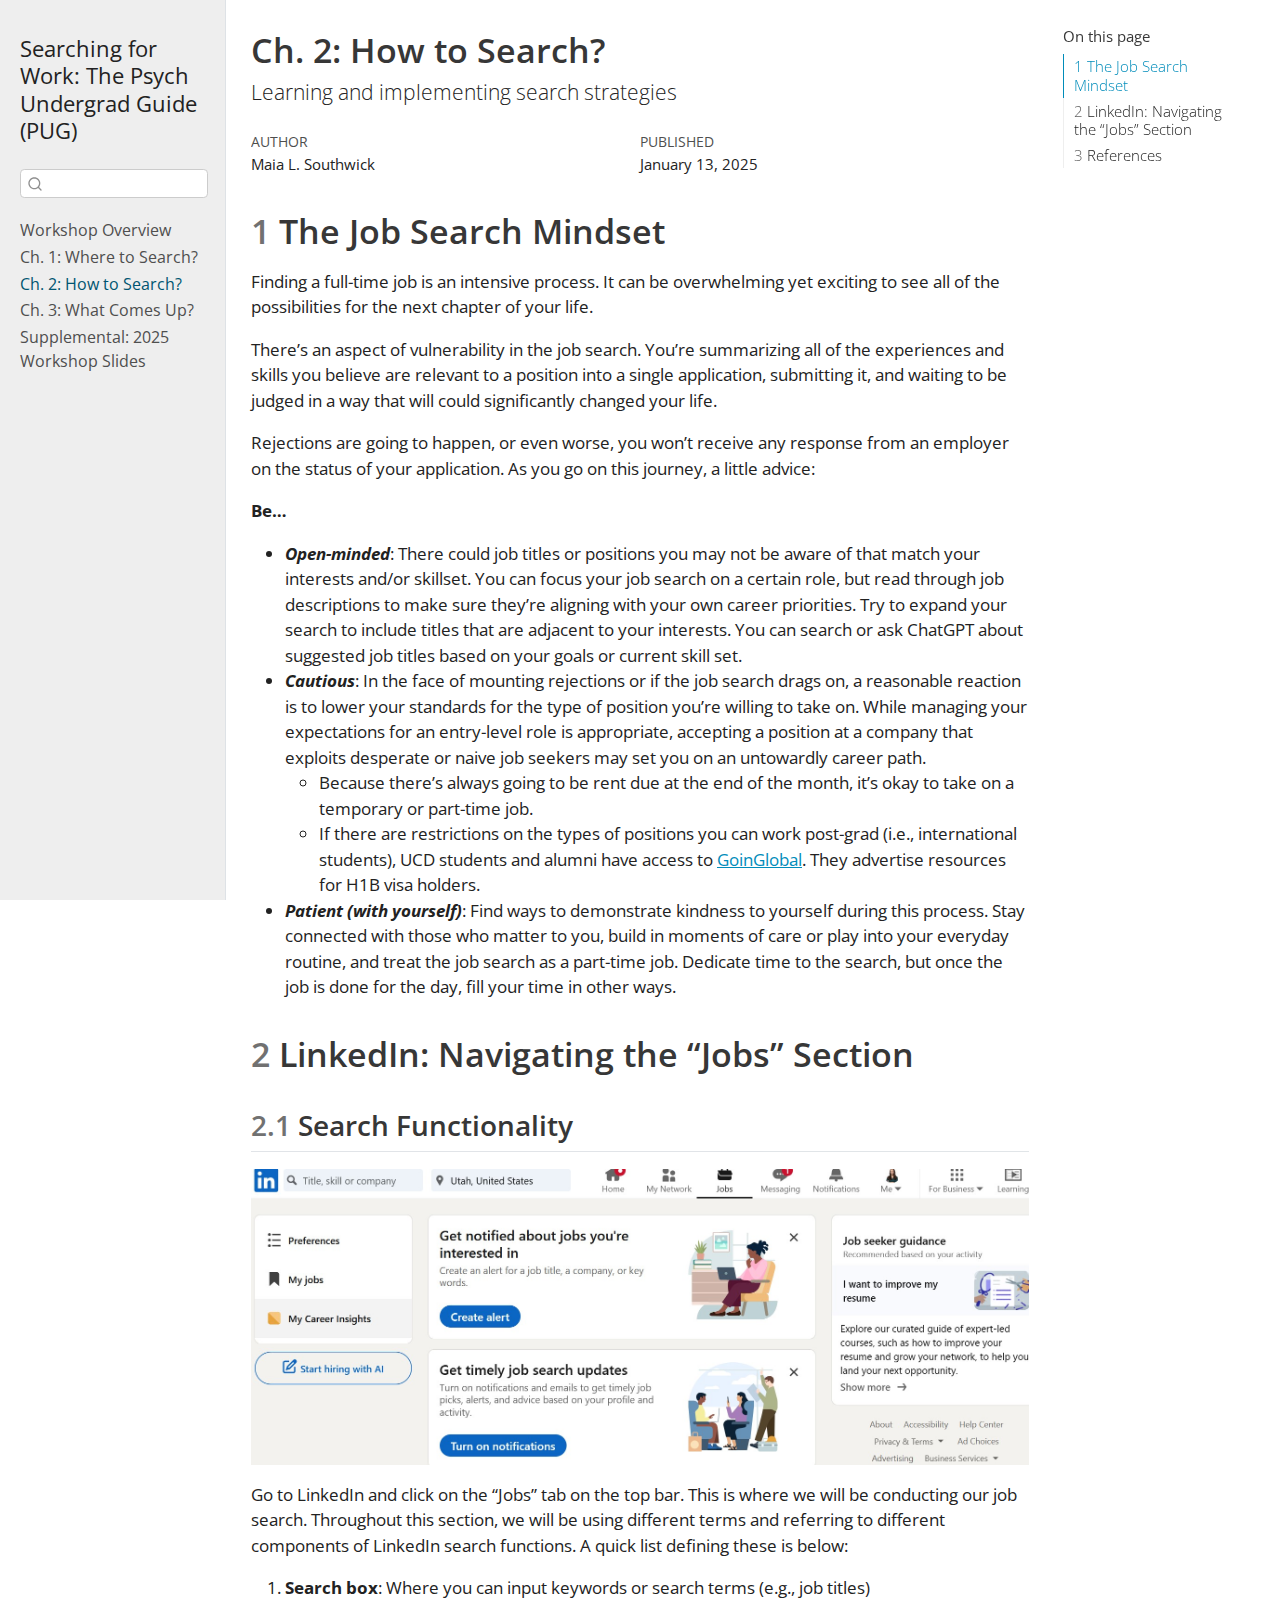
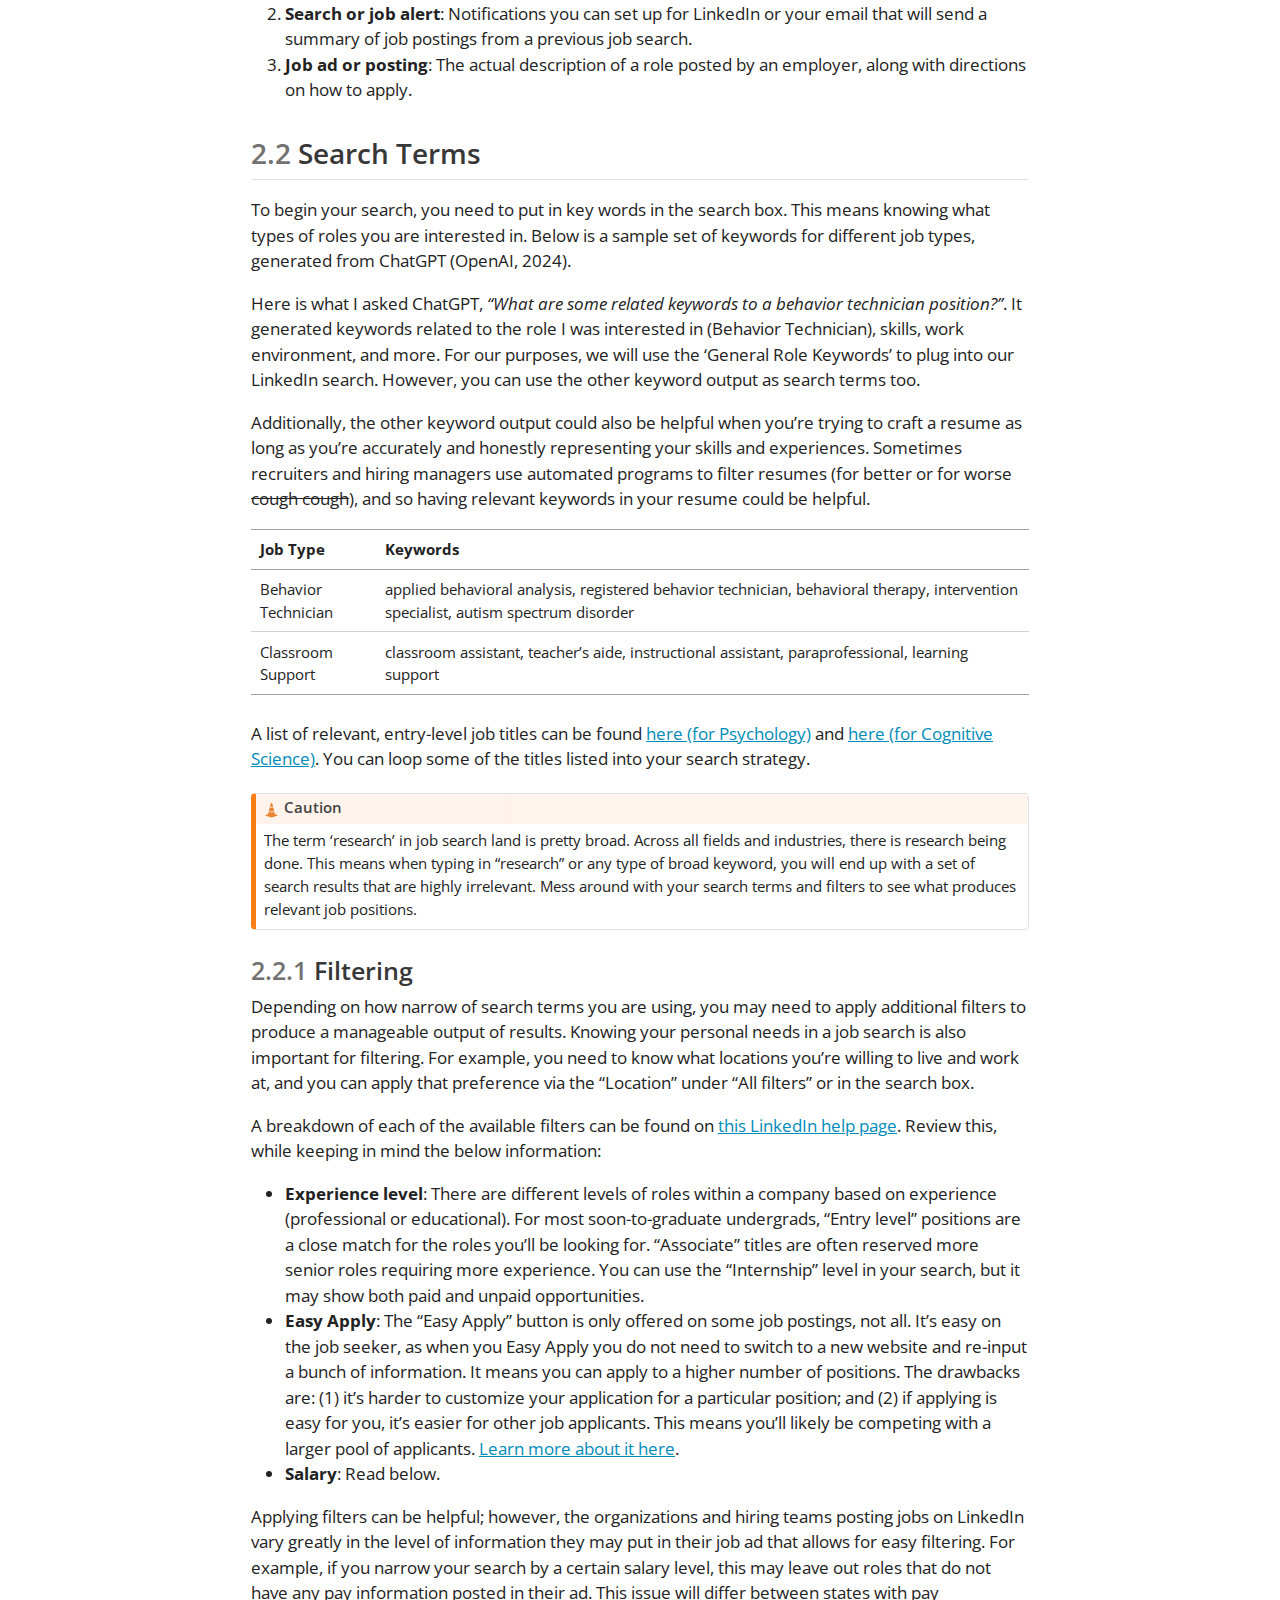
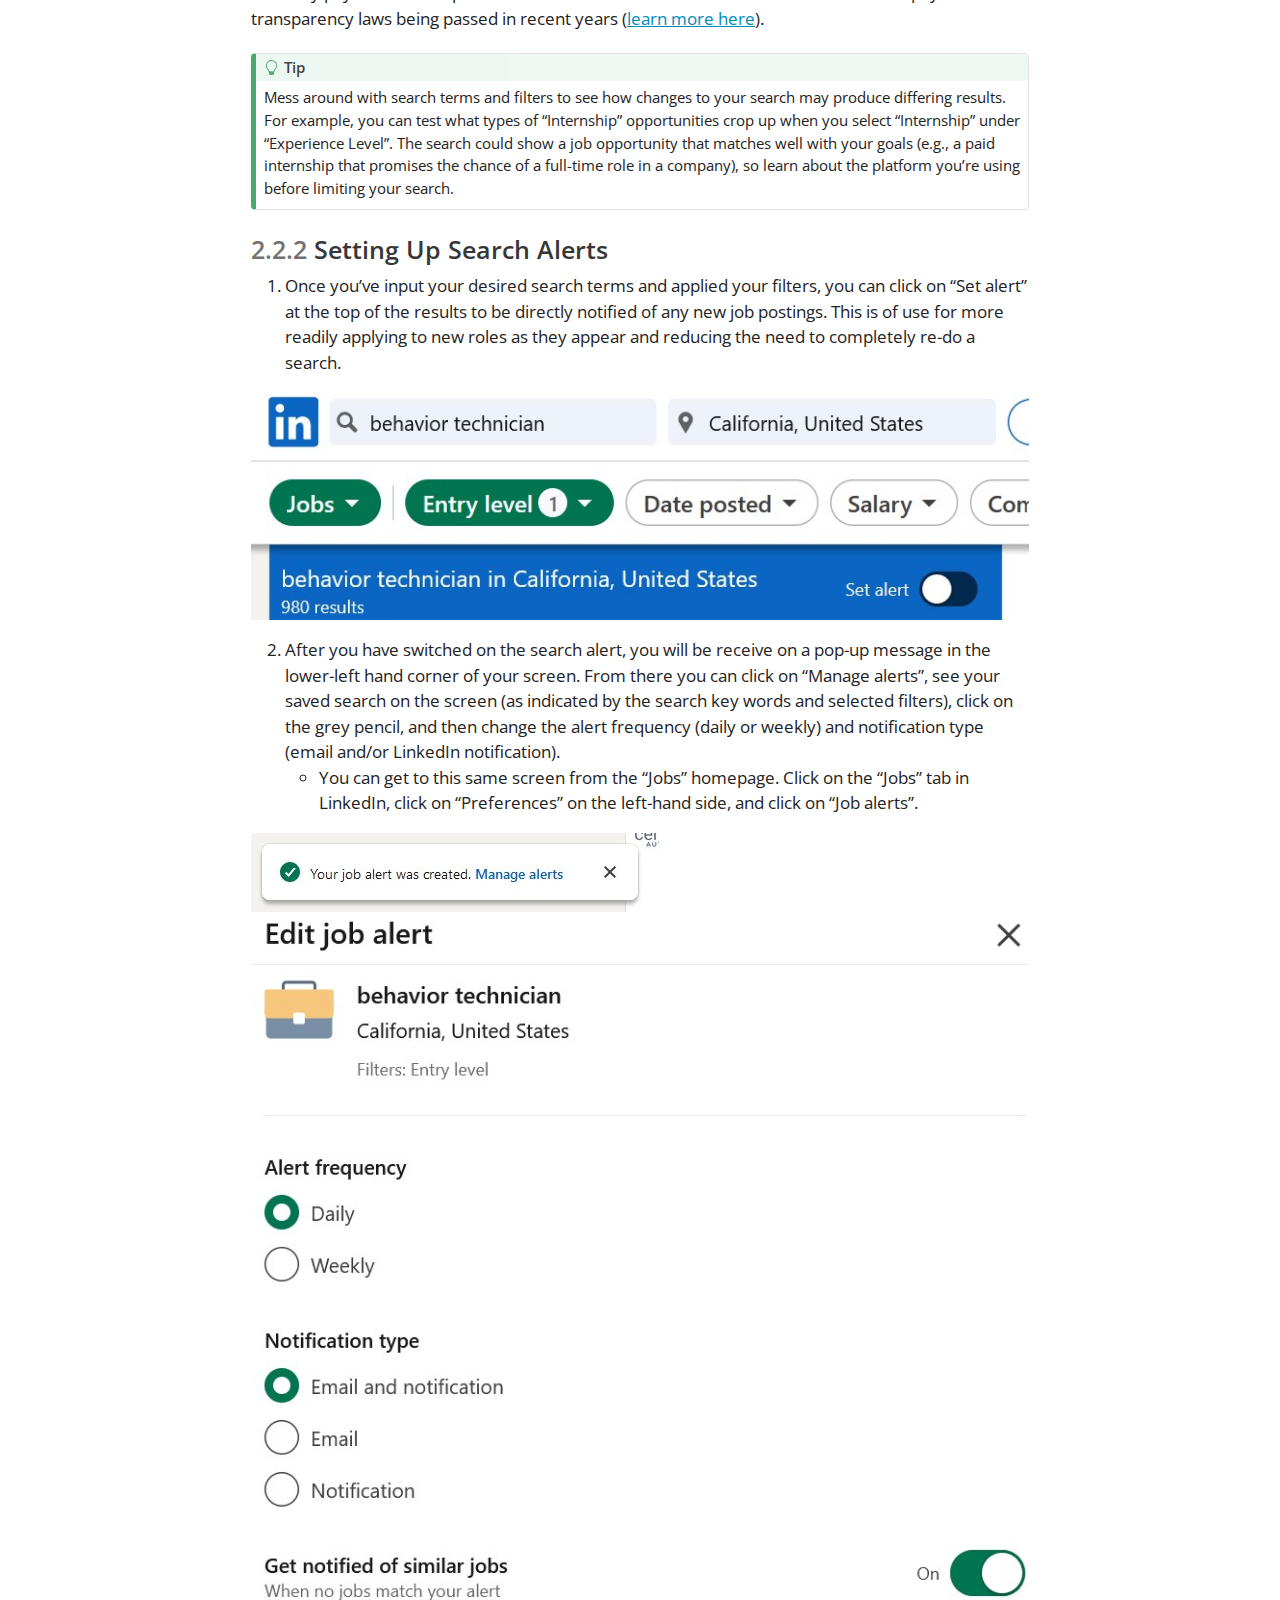
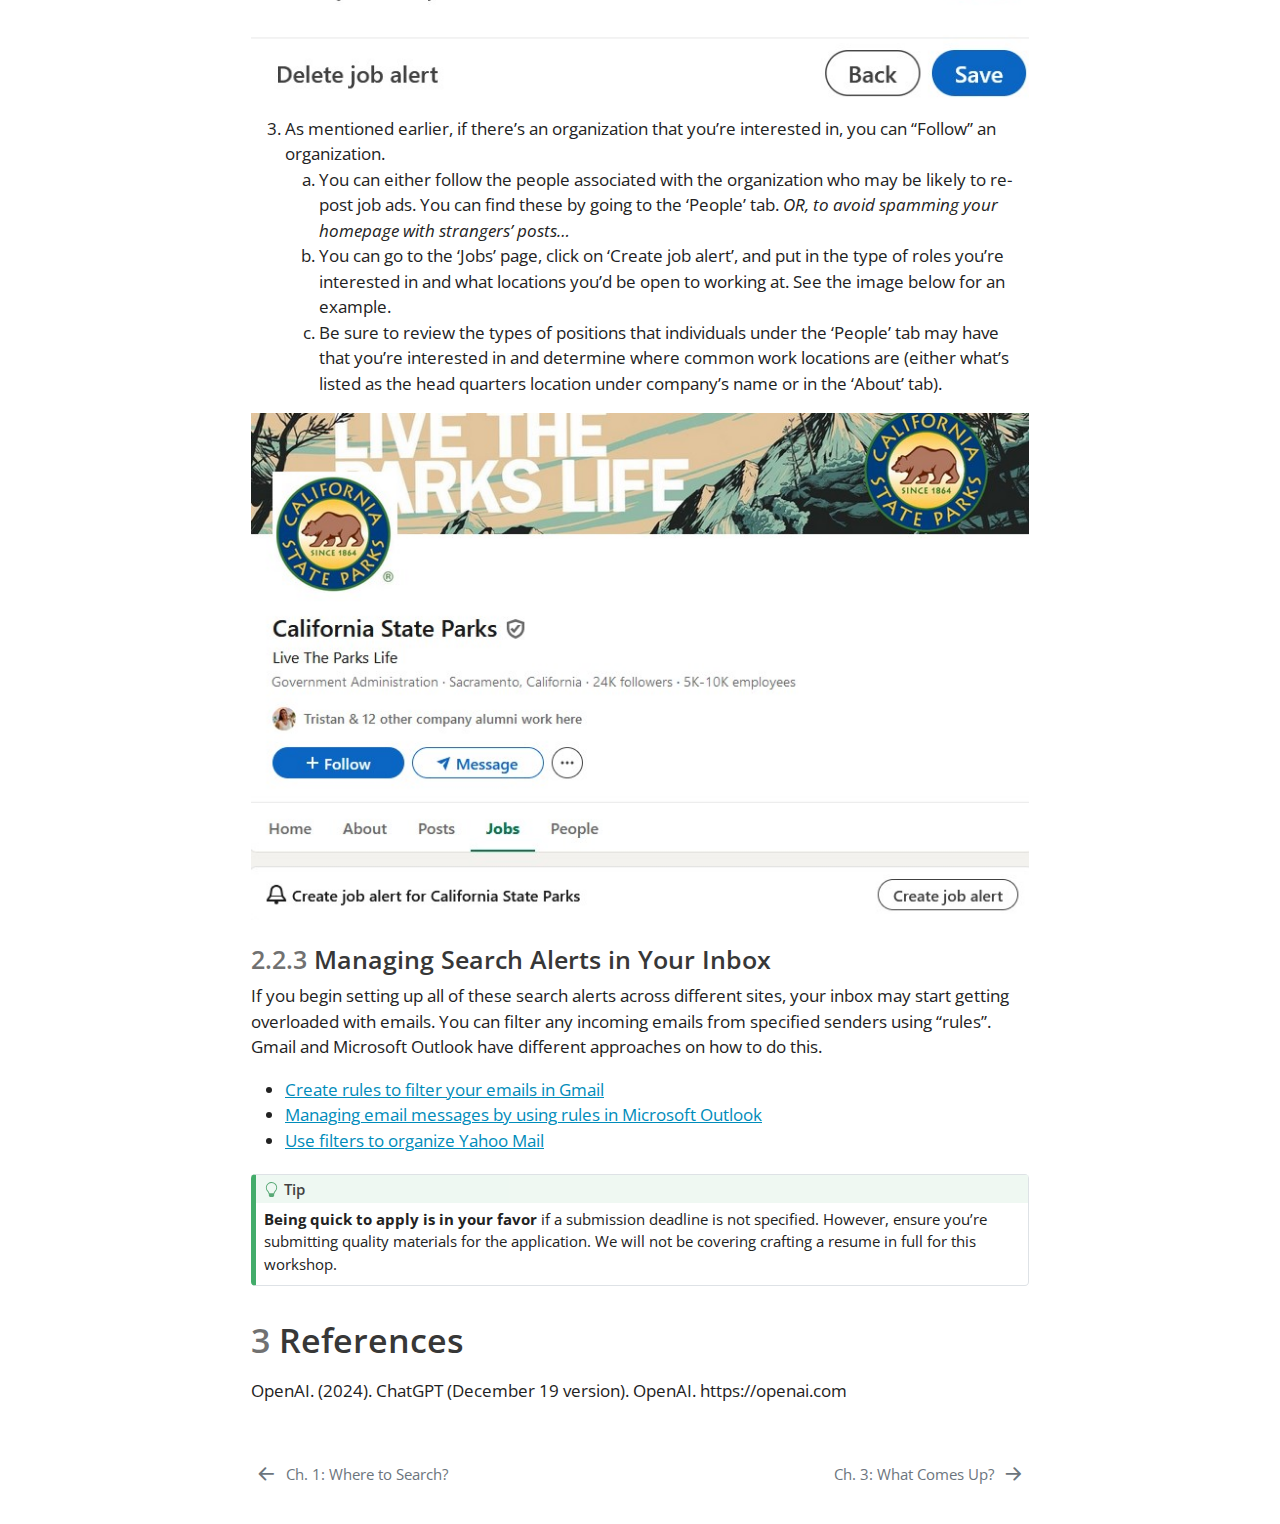
<file: docs/ch-02_how-to-search.html>
<!DOCTYPE html>
<html xmlns="http://www.w3.org/1999/xhtml" lang="en" xml:lang="en"><head>

<meta charset="utf-8">
<meta name="generator" content="quarto-1.3.450">

<meta name="viewport" content="width=device-width, initial-scale=1.0, user-scalable=yes">

<meta name="author" content="Maia L. Southwick">
<meta name="dcterms.date" content="2025-01-13">

<title>Searching for Work: The Psych Undergrad Guide (PUG) - Ch. 2: How to Search?</title>
<style>
code{white-space: pre-wrap;}
span.smallcaps{font-variant: small-caps;}
div.columns{display: flex; gap: min(4vw, 1.5em);}
div.column{flex: auto; overflow-x: auto;}
div.hanging-indent{margin-left: 1.5em; text-indent: -1.5em;}
ul.task-list{list-style: none;}
ul.task-list li input[type="checkbox"] {
  width: 0.8em;
  margin: 0 0.8em 0.2em -1em; /* quarto-specific, see https://github.com/quarto-dev/quarto-cli/issues/4556 */ 
  vertical-align: middle;
}
</style>


<script src="site_libs/quarto-nav/quarto-nav.js"></script>
<script src="site_libs/quarto-nav/headroom.min.js"></script>
<script src="site_libs/clipboard/clipboard.min.js"></script>
<script src="site_libs/quarto-search/autocomplete.umd.js"></script>
<script src="site_libs/quarto-search/fuse.min.js"></script>
<script src="site_libs/quarto-search/quarto-search.js"></script>
<meta name="quarto:offset" content="./">
<link href="./ch-03_what-comes-up.html" rel="next">
<link href="./ch-01_where-to-search.html" rel="prev">
<script src="site_libs/quarto-html/quarto.js"></script>
<script src="site_libs/quarto-html/popper.min.js"></script>
<script src="site_libs/quarto-html/tippy.umd.min.js"></script>
<script src="site_libs/quarto-html/anchor.min.js"></script>
<link href="site_libs/quarto-html/tippy.css" rel="stylesheet">
<link href="site_libs/quarto-html/quarto-syntax-highlighting.css" rel="stylesheet" id="quarto-text-highlighting-styles">
<script src="site_libs/bootstrap/bootstrap.min.js"></script>
<link href="site_libs/bootstrap/bootstrap-icons.css" rel="stylesheet">
<link href="site_libs/bootstrap/bootstrap.min.css" rel="stylesheet" id="quarto-bootstrap" data-mode="light">
<script id="quarto-search-options" type="application/json">{
  "location": "sidebar",
  "copy-button": false,
  "collapse-after": 3,
  "panel-placement": "start",
  "type": "textbox",
  "limit": 20,
  "language": {
    "search-no-results-text": "No results",
    "search-matching-documents-text": "matching documents",
    "search-copy-link-title": "Copy link to search",
    "search-hide-matches-text": "Hide additional matches",
    "search-more-match-text": "more match in this document",
    "search-more-matches-text": "more matches in this document",
    "search-clear-button-title": "Clear",
    "search-detached-cancel-button-title": "Cancel",
    "search-submit-button-title": "Submit",
    "search-label": "Search"
  }
}</script>


<link rel="stylesheet" href="styles.css">
</head>

<body class="nav-sidebar docked">

<div id="quarto-search-results"></div>
  <header id="quarto-header" class="headroom fixed-top">
  <nav class="quarto-secondary-nav">
    <div class="container-fluid d-flex">
      <button type="button" class="quarto-btn-toggle btn" data-bs-toggle="collapse" data-bs-target="#quarto-sidebar,#quarto-sidebar-glass" aria-controls="quarto-sidebar" aria-expanded="false" aria-label="Toggle sidebar navigation" onclick="if (window.quartoToggleHeadroom) { window.quartoToggleHeadroom(); }">
        <i class="bi bi-layout-text-sidebar-reverse"></i>
      </button>
      <nav class="quarto-page-breadcrumbs" aria-label="breadcrumb"><ol class="breadcrumb"><li class="breadcrumb-item"><a href="./ch-02_how-to-search.html">Ch. 2: How to Search?</a></li></ol></nav>
      <a class="flex-grow-1" role="button" data-bs-toggle="collapse" data-bs-target="#quarto-sidebar,#quarto-sidebar-glass" aria-controls="quarto-sidebar" aria-expanded="false" aria-label="Toggle sidebar navigation" onclick="if (window.quartoToggleHeadroom) { window.quartoToggleHeadroom(); }">      
      </a>
      <button type="button" class="btn quarto-search-button" aria-label="" onclick="window.quartoOpenSearch();">
        <i class="bi bi-search"></i>
      </button>
    </div>
  </nav>
</header>
<!-- content -->
<div id="quarto-content" class="quarto-container page-columns page-rows-contents page-layout-article">
<!-- sidebar -->
  <nav id="quarto-sidebar" class="sidebar collapse collapse-horizontal sidebar-navigation docked overflow-auto">
    <div class="pt-lg-2 mt-2 text-left sidebar-header">
    <div class="sidebar-title mb-0 py-0">
      <a href="./">Searching for Work: The Psych Undergrad Guide (PUG)</a> 
    </div>
      </div>
        <div class="mt-2 flex-shrink-0 align-items-center">
        <div class="sidebar-search">
        <div id="quarto-search" class="" title="Search"></div>
        </div>
        </div>
    <div class="sidebar-menu-container"> 
    <ul class="list-unstyled mt-1">
        <li class="sidebar-item">
  <div class="sidebar-item-container"> 
  <a href="./index.html" class="sidebar-item-text sidebar-link">
 <span class="menu-text">Workshop Overview</span></a>
  </div>
</li>
        <li class="sidebar-item">
  <div class="sidebar-item-container"> 
  <a href="./ch-01_where-to-search.html" class="sidebar-item-text sidebar-link">
 <span class="menu-text">Ch. 1: Where to Search?</span></a>
  </div>
</li>
        <li class="sidebar-item">
  <div class="sidebar-item-container"> 
  <a href="./ch-02_how-to-search.html" class="sidebar-item-text sidebar-link active">
 <span class="menu-text">Ch. 2: How to Search?</span></a>
  </div>
</li>
        <li class="sidebar-item">
  <div class="sidebar-item-container"> 
  <a href="./ch-03_what-comes-up.html" class="sidebar-item-text sidebar-link">
 <span class="menu-text">Ch. 3: What Comes Up?</span></a>
  </div>
</li>
        <li class="sidebar-item">
  <div class="sidebar-item-container"> 
  <a href="./pug-job-search-slides-2025.html" class="sidebar-item-text sidebar-link">
 <span class="menu-text">Supplemental: 2025 Workshop Slides</span></a>
  </div>
</li>
    </ul>
    </div>
</nav>
<div id="quarto-sidebar-glass" data-bs-toggle="collapse" data-bs-target="#quarto-sidebar,#quarto-sidebar-glass"></div>
<!-- margin-sidebar -->
    <div id="quarto-margin-sidebar" class="sidebar margin-sidebar">
        <nav id="TOC" role="doc-toc" class="toc-active">
    <h2 id="toc-title">On this page</h2>
   
  <ul>
  <li><a href="#the-job-search-mindset" id="toc-the-job-search-mindset" class="nav-link active" data-scroll-target="#the-job-search-mindset"><span class="header-section-number">1</span> The Job Search Mindset</a></li>
  <li><a href="#linkedin-navigating-the-jobs-section" id="toc-linkedin-navigating-the-jobs-section" class="nav-link" data-scroll-target="#linkedin-navigating-the-jobs-section"><span class="header-section-number">2</span> LinkedIn: Navigating the “Jobs” Section</a>
  <ul class="collapse">
  <li><a href="#search-functionality" id="toc-search-functionality" class="nav-link" data-scroll-target="#search-functionality"><span class="header-section-number">2.1</span> Search Functionality</a></li>
  <li><a href="#search-terms" id="toc-search-terms" class="nav-link" data-scroll-target="#search-terms"><span class="header-section-number">2.2</span> Search Terms</a>
  <ul class="collapse">
  <li><a href="#filtering" id="toc-filtering" class="nav-link" data-scroll-target="#filtering"><span class="header-section-number">2.2.1</span> Filtering</a></li>
  <li><a href="#setting-up-search-alerts" id="toc-setting-up-search-alerts" class="nav-link" data-scroll-target="#setting-up-search-alerts"><span class="header-section-number">2.2.2</span> Setting Up Search Alerts</a></li>
  <li><a href="#managing-search-alerts-in-your-inbox" id="toc-managing-search-alerts-in-your-inbox" class="nav-link" data-scroll-target="#managing-search-alerts-in-your-inbox"><span class="header-section-number">2.2.3</span> Managing Search Alerts in Your Inbox</a></li>
  </ul></li>
  </ul></li>
  <li><a href="#references" id="toc-references" class="nav-link" data-scroll-target="#references"><span class="header-section-number">3</span> References</a></li>
  </ul>
</nav>
    </div>
<!-- main -->
<main class="content" id="quarto-document-content">

<header id="title-block-header" class="quarto-title-block default">
<div class="quarto-title">
<h1 class="title">Ch. 2: How to Search?</h1>
<p class="subtitle lead">Learning and implementing search strategies</p>
</div>



<div class="quarto-title-meta">

    <div>
    <div class="quarto-title-meta-heading">Author</div>
    <div class="quarto-title-meta-contents">
             <p>Maia L. Southwick </p>
          </div>
  </div>
    
    <div>
    <div class="quarto-title-meta-heading">Published</div>
    <div class="quarto-title-meta-contents">
      <p class="date">January 13, 2025</p>
    </div>
  </div>
  
    
  </div>
  

</header>

<section id="the-job-search-mindset" class="level1" data-number="1">
<h1 data-number="1"><span class="header-section-number">1</span> The Job Search Mindset</h1>
<p>Finding a full-time job is an intensive process. It can be overwhelming yet exciting to see all of the possibilities for the next chapter of your life.</p>
<p>There’s an aspect of vulnerability in the job search. You’re summarizing all of the experiences and skills you believe are relevant to a position into a single application, submitting it, and waiting to be judged in a way that will could significantly changed your life.</p>
<p>Rejections are going to happen, or even worse, you won’t receive any response from an employer on the status of your application. As you go on this journey, a little advice:</p>
<p><strong>Be…</strong></p>
<ul>
<li><strong><em>Open-minded</em></strong>: There could job titles or positions you may not be aware of that match your interests and/or skillset. You can focus your job search on a certain role, but read through job descriptions to make sure they’re aligning with your own career priorities. Try to expand your search to include titles that are adjacent to your interests. You can search or ask ChatGPT about suggested job titles based on your goals or current skill set.</li>
<li><strong><em>Cautious</em></strong>: In the face of mounting rejections or if the job search drags on, a reasonable reaction is to lower your standards for the type of position you’re willing to take on. While managing your expectations for an entry-level role is appropriate, accepting a position at a company that exploits desperate or naive job seekers may set you on an untowardly career path.
<ul>
<li>Because there’s always going to be rent due at the end of the month, it’s okay to take on a temporary or part-time job.</li>
<li>If there are restrictions on the types of positions you can work post-grad (i.e., international students), UCD students and alumni have access to <a href="https://siss.ucdavis.edu/goinglobal">GoinGlobal</a>. They advertise resources for H1B visa holders.</li>
</ul></li>
<li><strong><em>Patient (with yourself)</em></strong>: Find ways to demonstrate kindness to yourself during this process. Stay connected with those who matter to you, build in moments of care or play into your everyday routine, and treat the job search as a part-time job. Dedicate time to the search, but once the job is done for the day, fill your time in other ways.</li>
</ul>
</section>
<section id="linkedin-navigating-the-jobs-section" class="level1" data-number="2">
<h1 data-number="2"><span class="header-section-number">2</span> LinkedIn: Navigating the “Jobs” Section</h1>
<section id="search-functionality" class="level2" data-number="2.1">
<h2 data-number="2.1" class="anchored" data-anchor-id="search-functionality"><span class="header-section-number">2.1</span> Search Functionality</h2>
<p><img src="images/li_job_homepage.jpg" class="img-fluid" alt="image of LinkedIn job search homepage"></p>
<p>Go to LinkedIn and click on the “Jobs” tab on the top bar. This is where we will be conducting our job search. Throughout this section, we will be using different terms and referring to different components of LinkedIn search functions. A quick list defining these is below:</p>
<ol type="1">
<li><strong>Search box</strong>: Where you can input keywords or search terms (e.g., job titles)</li>
<li><strong>Search or job alert</strong>: Notifications you can set up for LinkedIn or your email that will send a summary of job postings from a previous job search.</li>
<li><strong>Job ad or posting</strong>: The actual description of a role posted by an employer, along with directions on how to apply.</li>
</ol>
</section>
<section id="search-terms" class="level2" data-number="2.2">
<h2 data-number="2.2" class="anchored" data-anchor-id="search-terms"><span class="header-section-number">2.2</span> Search Terms</h2>
<p>To begin your search, you need to put in key words in the search box. This means knowing what types of roles you are interested in. Below is a sample set of keywords for different job types, generated from ChatGPT (OpenAI, 2024).</p>
<p>Here is what I asked ChatGPT, <em>“What are some related keywords to a behavior technician position?”</em>. It generated keywords related to the role I was interested in (Behavior Technician), skills, work environment, and more. For our purposes, we will use the ‘General Role Keywords’ to plug into our LinkedIn search. However, you can use the other keyword output as search terms too.</p>
<p>Additionally, the other keyword output could also be helpful when you’re trying to craft a resume as long as you’re accurately and honestly representing your skills and experiences. Sometimes recruiters and hiring managers use automated programs to filter resumes (for better or for worse <del>cough cough</del>), and so having relevant keywords in your resume could be helpful.</p>
<table class="table">
<colgroup>
<col style="width: 16%">
<col style="width: 83%">
</colgroup>
<thead>
<tr class="header">
<th>Job Type</th>
<th>Keywords</th>
</tr>
</thead>
<tbody>
<tr class="odd">
<td>Behavior Technician</td>
<td>applied behavioral analysis, registered behavior technician, behavioral therapy, intervention specialist, autism spectrum disorder</td>
</tr>
<tr class="even">
<td>Classroom Support</td>
<td>classroom assistant, teacher’s aide, instructional assistant, paraprofessional, learning support</td>
</tr>
</tbody>
</table>
<p>A list of relevant, entry-level job titles can be found <a href="https://careercenter.ucdavis.edu/career-discovery/undergraduate-students/what-can-i-do/majors-data?mcid=191">here (for Psychology)</a> and <a href="https://careercenter.ucdavis.edu/career-discovery/undergraduate-students/what-can-i-do/majors-data?mcid=269">here (for Cognitive Science)</a>. You can loop some of the titles listed into your search strategy.</p>
<div class="callout callout-style-default callout-caution callout-titled">
<div class="callout-header d-flex align-content-center">
<div class="callout-icon-container">
<i class="callout-icon"></i>
</div>
<div class="callout-title-container flex-fill">
Caution
</div>
</div>
<div class="callout-body-container callout-body">
<p>The term ‘research’ in job search land is pretty broad. Across all fields and industries, there is research being done. This means when typing in “research” or any type of broad keyword, you will end up with a set of search results that are highly irrelevant. Mess around with your search terms and filters to see what produces relevant job positions.</p>
</div>
</div>
<!--- engagement opportunity, have them ask ChatGPT a question, we'll use a live example for the run-through --->
<section id="filtering" class="level3" data-number="2.2.1">
<h3 data-number="2.2.1" class="anchored" data-anchor-id="filtering"><span class="header-section-number">2.2.1</span> Filtering</h3>
<p>Depending on how narrow of search terms you are using, you may need to apply additional filters to produce a manageable output of results. Knowing your personal needs in a job search is also important for filtering. For example, you need to know what locations you’re willing to live and work at, and you can apply that preference via the “Location” under “All filters” or in the search box.</p>
<p>A breakdown of each of the available filters can be found on <a href="https://www.linkedin.com/help/linkedin/answer/a507441/filter-and-sort-job-search-results">this LinkedIn help page</a>. Review this, while keeping in mind the below information:</p>
<ul>
<li><strong>Experience level</strong>: There are different levels of roles within a company based on experience (professional or educational). For most soon-to-graduate undergrads, “Entry level” positions are a close match for the roles you’ll be looking for. “Associate” titles are often reserved more senior roles requiring more experience. You can use the “Internship” level in your search, but it may show both paid and unpaid opportunities.</li>
<li><strong>Easy Apply</strong>: The “Easy Apply” button is only offered on some job postings, not all. It’s easy on the job seeker, as when you Easy Apply you do not need to switch to a new website and re-input a bunch of information. It means you can apply to a higher number of positions. The drawbacks are: (1) it’s harder to customize your application for a particular position; and (2) if applying is easy for you, it’s easier for other job applicants. This means you’ll likely be competing with a larger pool of applicants. <a href="https://www.linkedin.com/pulse/linkedin-easy-apply-whats-should-you-using-resume-io-aeepe/">Learn more about it here</a>.</li>
<li><strong>Salary</strong>: Read below.</li>
</ul>
<p>Applying filters can be helpful; however, the organizations and hiring teams posting jobs on LinkedIn vary greatly in the level of information they may put in their job ad that allows for easy filtering. For example, if you narrow your search by a certain salary level, this may leave out roles that do not have any pay information posted in their ad. This issue will differ between states with pay transparency laws being passed in recent years (<a href="https://www.govdocs.com/pay-transparency-laws/">learn more here</a>).</p>
<div class="callout callout-style-default callout-tip callout-titled">
<div class="callout-header d-flex align-content-center">
<div class="callout-icon-container">
<i class="callout-icon"></i>
</div>
<div class="callout-title-container flex-fill">
Tip
</div>
</div>
<div class="callout-body-container callout-body">
<p>Mess around with search terms and filters to see how changes to your search may produce differing results. For example, you can test what types of “Internship” opportunities crop up when you select “Internship” under “Experience Level”. The search could show a job opportunity that matches well with your goals (e.g., a paid internship that promises the chance of a full-time role in a company), so learn about the platform you’re using before limiting your search.</p>
</div>
</div>
</section>
<section id="setting-up-search-alerts" class="level3" data-number="2.2.2">
<h3 data-number="2.2.2" class="anchored" data-anchor-id="setting-up-search-alerts"><span class="header-section-number">2.2.2</span> Setting Up Search Alerts</h3>
<ol type="1">
<li>Once you’ve input your desired search terms and applied your filters, you can click on “Set alert” at the top of the results to be directly notified of any new job postings. This is of use for more readily applying to new roles as they appear and reducing the need to completely re-do a search.</li>
</ol>
<p><img src="images/li_search_alert_switch.jpg" class="img-fluid" alt="image of a setting job alert"></p>
<ol start="2" type="1">
<li>After you have switched on the search alert, you will be receive on a pop-up message in the lower-left hand corner of your screen. From there you can click on “Manage alerts”, see your saved search on the screen (as indicated by the search key words and selected filters), click on the grey pencil, and then change the alert frequency (daily or weekly) and notification type (email and/or LinkedIn notification).
<ul>
<li>You can get to this same screen from the “Jobs” homepage. Click on the “Jobs” tab in LinkedIn, click on “Preferences” on the left-hand side, and click on “Job alerts”.</li>
</ul></li>
</ol>
<p><img src="images/li_manage_alerts_pop-up.jpg" class="img-fluid" alt="image of a LinkedIn pop up message for managing alerts"> <img src="images/li_edit_job_alert.jpg" class="img-fluid" alt="image of job alert editing window for LinkedIn"></p>
<ol start="3" type="1">
<li>As mentioned earlier, if there’s an organization that you’re interested in, you can “Follow” an organization.
<ol type="a">
<li>You can either follow the people associated with the organization who may be likely to re-post job ads. You can find these by going to the ‘People’ tab. <em>OR, to avoid spamming your homepage with strangers’ posts…</em></li>
<li>You can go to the ‘Jobs’ page, click on ‘Create job alert’, and put in the type of roles you’re interested in and what locations you’d be open to working at. See the image below for an example.</li>
<li>Be sure to review the types of positions that individuals under the ‘People’ tab may have that you’re interested in and determine where common work locations are (either what’s listed as the head quarters location under company’s name or in the ‘About’ tab).</li>
</ol></li>
</ol>
<p><img src="images/li_org_search_alert.jpg" class="img-fluid" alt="image of search alert option on company page"></p>
<!---This will be an active engagement portion; have them sign-up for an organization they may be interested in. Be sure to give some examples. I can 'create a job alert' as a walkthrough.--->
</section>
<section id="managing-search-alerts-in-your-inbox" class="level3" data-number="2.2.3">
<h3 data-number="2.2.3" class="anchored" data-anchor-id="managing-search-alerts-in-your-inbox"><span class="header-section-number">2.2.3</span> Managing Search Alerts in Your Inbox</h3>
<p>If you begin setting up all of these search alerts across different sites, your inbox may start getting overloaded with emails. You can filter any incoming emails from specified senders using “rules”. Gmail and Microsoft Outlook have different approaches on how to do this.</p>
<ul>
<li><a href="https://support.google.com/mail/answer/6579?hl=en">Create rules to filter your emails in Gmail</a></li>
<li><a href="https://clean.email/how-to-filter-emails/filter-emails-in-outlook">Managing email messages by using rules in Microsoft Outlook</a></li>
<li><a href="https://in.help.yahoo.com/kb/SLN28071.html">Use filters to organize Yahoo Mail</a></li>
</ul>
<div class="callout callout-style-default callout-tip callout-titled">
<div class="callout-header d-flex align-content-center">
<div class="callout-icon-container">
<i class="callout-icon"></i>
</div>
<div class="callout-title-container flex-fill">
Tip
</div>
</div>
<div class="callout-body-container callout-body">
<p><strong>Being quick to apply is in your favor</strong> if a submission deadline is not specified. However, ensure you’re submitting quality materials for the application. We will not be covering crafting a resume in full for this workshop.</p>
</div>
</div>
</section>
</section>
</section>
<section id="references" class="level1" data-number="3">
<h1 data-number="3"><span class="header-section-number">3</span> References</h1>
<p>OpenAI. (2024). ChatGPT (December 19 version). OpenAI. https://openai.com</p>


</section>

</main> <!-- /main -->
<script id="quarto-html-after-body" type="application/javascript">
window.document.addEventListener("DOMContentLoaded", function (event) {
  const toggleBodyColorMode = (bsSheetEl) => {
    const mode = bsSheetEl.getAttribute("data-mode");
    const bodyEl = window.document.querySelector("body");
    if (mode === "dark") {
      bodyEl.classList.add("quarto-dark");
      bodyEl.classList.remove("quarto-light");
    } else {
      bodyEl.classList.add("quarto-light");
      bodyEl.classList.remove("quarto-dark");
    }
  }
  const toggleBodyColorPrimary = () => {
    const bsSheetEl = window.document.querySelector("link#quarto-bootstrap");
    if (bsSheetEl) {
      toggleBodyColorMode(bsSheetEl);
    }
  }
  toggleBodyColorPrimary();  
  const icon = "";
  const anchorJS = new window.AnchorJS();
  anchorJS.options = {
    placement: 'right',
    icon: icon
  };
  anchorJS.add('.anchored');
  const isCodeAnnotation = (el) => {
    for (const clz of el.classList) {
      if (clz.startsWith('code-annotation-')) {                     
        return true;
      }
    }
    return false;
  }
  const clipboard = new window.ClipboardJS('.code-copy-button', {
    text: function(trigger) {
      const codeEl = trigger.previousElementSibling.cloneNode(true);
      for (const childEl of codeEl.children) {
        if (isCodeAnnotation(childEl)) {
          childEl.remove();
        }
      }
      return codeEl.innerText;
    }
  });
  clipboard.on('success', function(e) {
    // button target
    const button = e.trigger;
    // don't keep focus
    button.blur();
    // flash "checked"
    button.classList.add('code-copy-button-checked');
    var currentTitle = button.getAttribute("title");
    button.setAttribute("title", "Copied!");
    let tooltip;
    if (window.bootstrap) {
      button.setAttribute("data-bs-toggle", "tooltip");
      button.setAttribute("data-bs-placement", "left");
      button.setAttribute("data-bs-title", "Copied!");
      tooltip = new bootstrap.Tooltip(button, 
        { trigger: "manual", 
          customClass: "code-copy-button-tooltip",
          offset: [0, -8]});
      tooltip.show();    
    }
    setTimeout(function() {
      if (tooltip) {
        tooltip.hide();
        button.removeAttribute("data-bs-title");
        button.removeAttribute("data-bs-toggle");
        button.removeAttribute("data-bs-placement");
      }
      button.setAttribute("title", currentTitle);
      button.classList.remove('code-copy-button-checked');
    }, 1000);
    // clear code selection
    e.clearSelection();
  });
  function tippyHover(el, contentFn) {
    const config = {
      allowHTML: true,
      content: contentFn,
      maxWidth: 500,
      delay: 100,
      arrow: false,
      appendTo: function(el) {
          return el.parentElement;
      },
      interactive: true,
      interactiveBorder: 10,
      theme: 'quarto',
      placement: 'bottom-start'
    };
    window.tippy(el, config); 
  }
  const noterefs = window.document.querySelectorAll('a[role="doc-noteref"]');
  for (var i=0; i<noterefs.length; i++) {
    const ref = noterefs[i];
    tippyHover(ref, function() {
      // use id or data attribute instead here
      let href = ref.getAttribute('data-footnote-href') || ref.getAttribute('href');
      try { href = new URL(href).hash; } catch {}
      const id = href.replace(/^#\/?/, "");
      const note = window.document.getElementById(id);
      return note.innerHTML;
    });
  }
      let selectedAnnoteEl;
      const selectorForAnnotation = ( cell, annotation) => {
        let cellAttr = 'data-code-cell="' + cell + '"';
        let lineAttr = 'data-code-annotation="' +  annotation + '"';
        const selector = 'span[' + cellAttr + '][' + lineAttr + ']';
        return selector;
      }
      const selectCodeLines = (annoteEl) => {
        const doc = window.document;
        const targetCell = annoteEl.getAttribute("data-target-cell");
        const targetAnnotation = annoteEl.getAttribute("data-target-annotation");
        const annoteSpan = window.document.querySelector(selectorForAnnotation(targetCell, targetAnnotation));
        const lines = annoteSpan.getAttribute("data-code-lines").split(",");
        const lineIds = lines.map((line) => {
          return targetCell + "-" + line;
        })
        let top = null;
        let height = null;
        let parent = null;
        if (lineIds.length > 0) {
            //compute the position of the single el (top and bottom and make a div)
            const el = window.document.getElementById(lineIds[0]);
            top = el.offsetTop;
            height = el.offsetHeight;
            parent = el.parentElement.parentElement;
          if (lineIds.length > 1) {
            const lastEl = window.document.getElementById(lineIds[lineIds.length - 1]);
            const bottom = lastEl.offsetTop + lastEl.offsetHeight;
            height = bottom - top;
          }
          if (top !== null && height !== null && parent !== null) {
            // cook up a div (if necessary) and position it 
            let div = window.document.getElementById("code-annotation-line-highlight");
            if (div === null) {
              div = window.document.createElement("div");
              div.setAttribute("id", "code-annotation-line-highlight");
              div.style.position = 'absolute';
              parent.appendChild(div);
            }
            div.style.top = top - 2 + "px";
            div.style.height = height + 4 + "px";
            let gutterDiv = window.document.getElementById("code-annotation-line-highlight-gutter");
            if (gutterDiv === null) {
              gutterDiv = window.document.createElement("div");
              gutterDiv.setAttribute("id", "code-annotation-line-highlight-gutter");
              gutterDiv.style.position = 'absolute';
              const codeCell = window.document.getElementById(targetCell);
              const gutter = codeCell.querySelector('.code-annotation-gutter');
              gutter.appendChild(gutterDiv);
            }
            gutterDiv.style.top = top - 2 + "px";
            gutterDiv.style.height = height + 4 + "px";
          }
          selectedAnnoteEl = annoteEl;
        }
      };
      const unselectCodeLines = () => {
        const elementsIds = ["code-annotation-line-highlight", "code-annotation-line-highlight-gutter"];
        elementsIds.forEach((elId) => {
          const div = window.document.getElementById(elId);
          if (div) {
            div.remove();
          }
        });
        selectedAnnoteEl = undefined;
      };
      // Attach click handler to the DT
      const annoteDls = window.document.querySelectorAll('dt[data-target-cell]');
      for (const annoteDlNode of annoteDls) {
        annoteDlNode.addEventListener('click', (event) => {
          const clickedEl = event.target;
          if (clickedEl !== selectedAnnoteEl) {
            unselectCodeLines();
            const activeEl = window.document.querySelector('dt[data-target-cell].code-annotation-active');
            if (activeEl) {
              activeEl.classList.remove('code-annotation-active');
            }
            selectCodeLines(clickedEl);
            clickedEl.classList.add('code-annotation-active');
          } else {
            // Unselect the line
            unselectCodeLines();
            clickedEl.classList.remove('code-annotation-active');
          }
        });
      }
  const findCites = (el) => {
    const parentEl = el.parentElement;
    if (parentEl) {
      const cites = parentEl.dataset.cites;
      if (cites) {
        return {
          el,
          cites: cites.split(' ')
        };
      } else {
        return findCites(el.parentElement)
      }
    } else {
      return undefined;
    }
  };
  var bibliorefs = window.document.querySelectorAll('a[role="doc-biblioref"]');
  for (var i=0; i<bibliorefs.length; i++) {
    const ref = bibliorefs[i];
    const citeInfo = findCites(ref);
    if (citeInfo) {
      tippyHover(citeInfo.el, function() {
        var popup = window.document.createElement('div');
        citeInfo.cites.forEach(function(cite) {
          var citeDiv = window.document.createElement('div');
          citeDiv.classList.add('hanging-indent');
          citeDiv.classList.add('csl-entry');
          var biblioDiv = window.document.getElementById('ref-' + cite);
          if (biblioDiv) {
            citeDiv.innerHTML = biblioDiv.innerHTML;
          }
          popup.appendChild(citeDiv);
        });
        return popup.innerHTML;
      });
    }
  }
});
</script>
<nav class="page-navigation">
  <div class="nav-page nav-page-previous">
      <a href="./ch-01_where-to-search.html" class="pagination-link">
        <i class="bi bi-arrow-left-short"></i> <span class="nav-page-text">Ch. 1: Where to Search?</span>
      </a>          
  </div>
  <div class="nav-page nav-page-next">
      <a href="./ch-03_what-comes-up.html" class="pagination-link">
        <span class="nav-page-text">Ch. 3: What Comes Up?</span> <i class="bi bi-arrow-right-short"></i>
      </a>
  </div>
</nav>
</div> <!-- /content -->



</body></html>
</file>
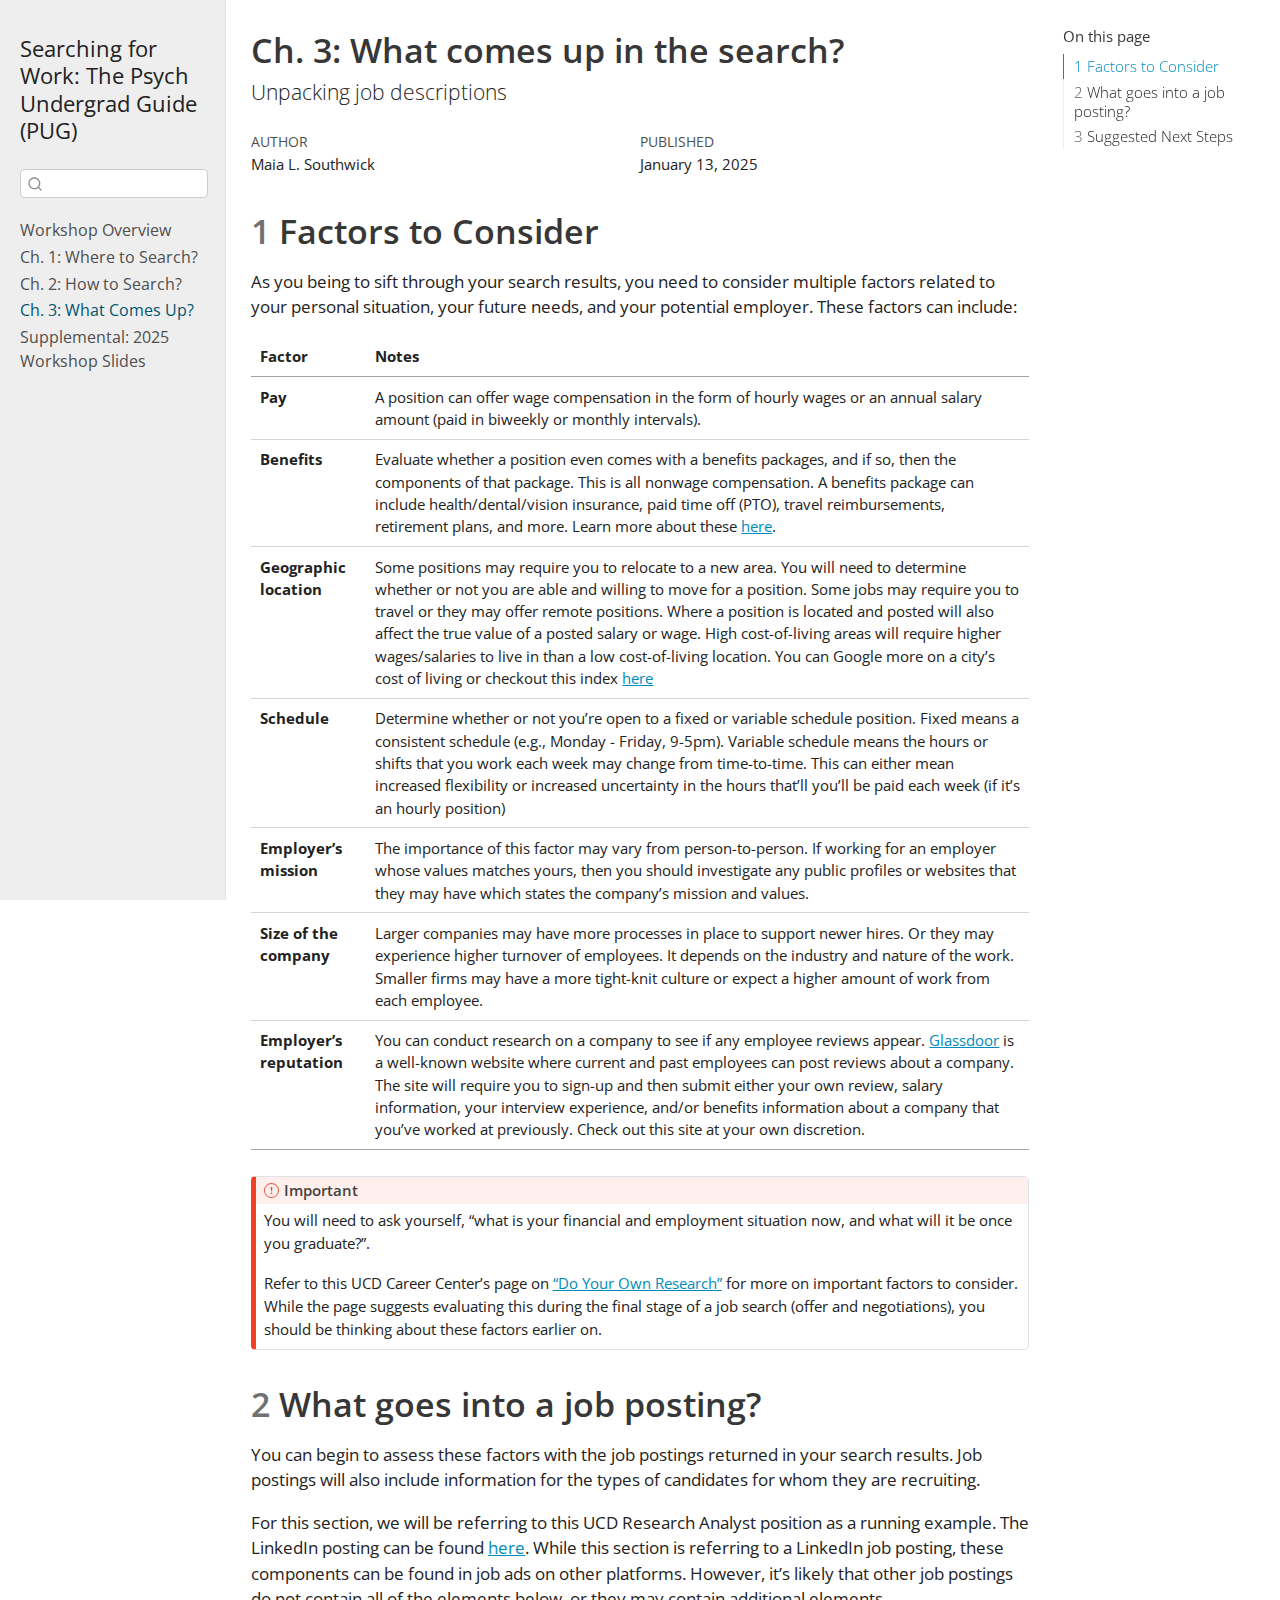
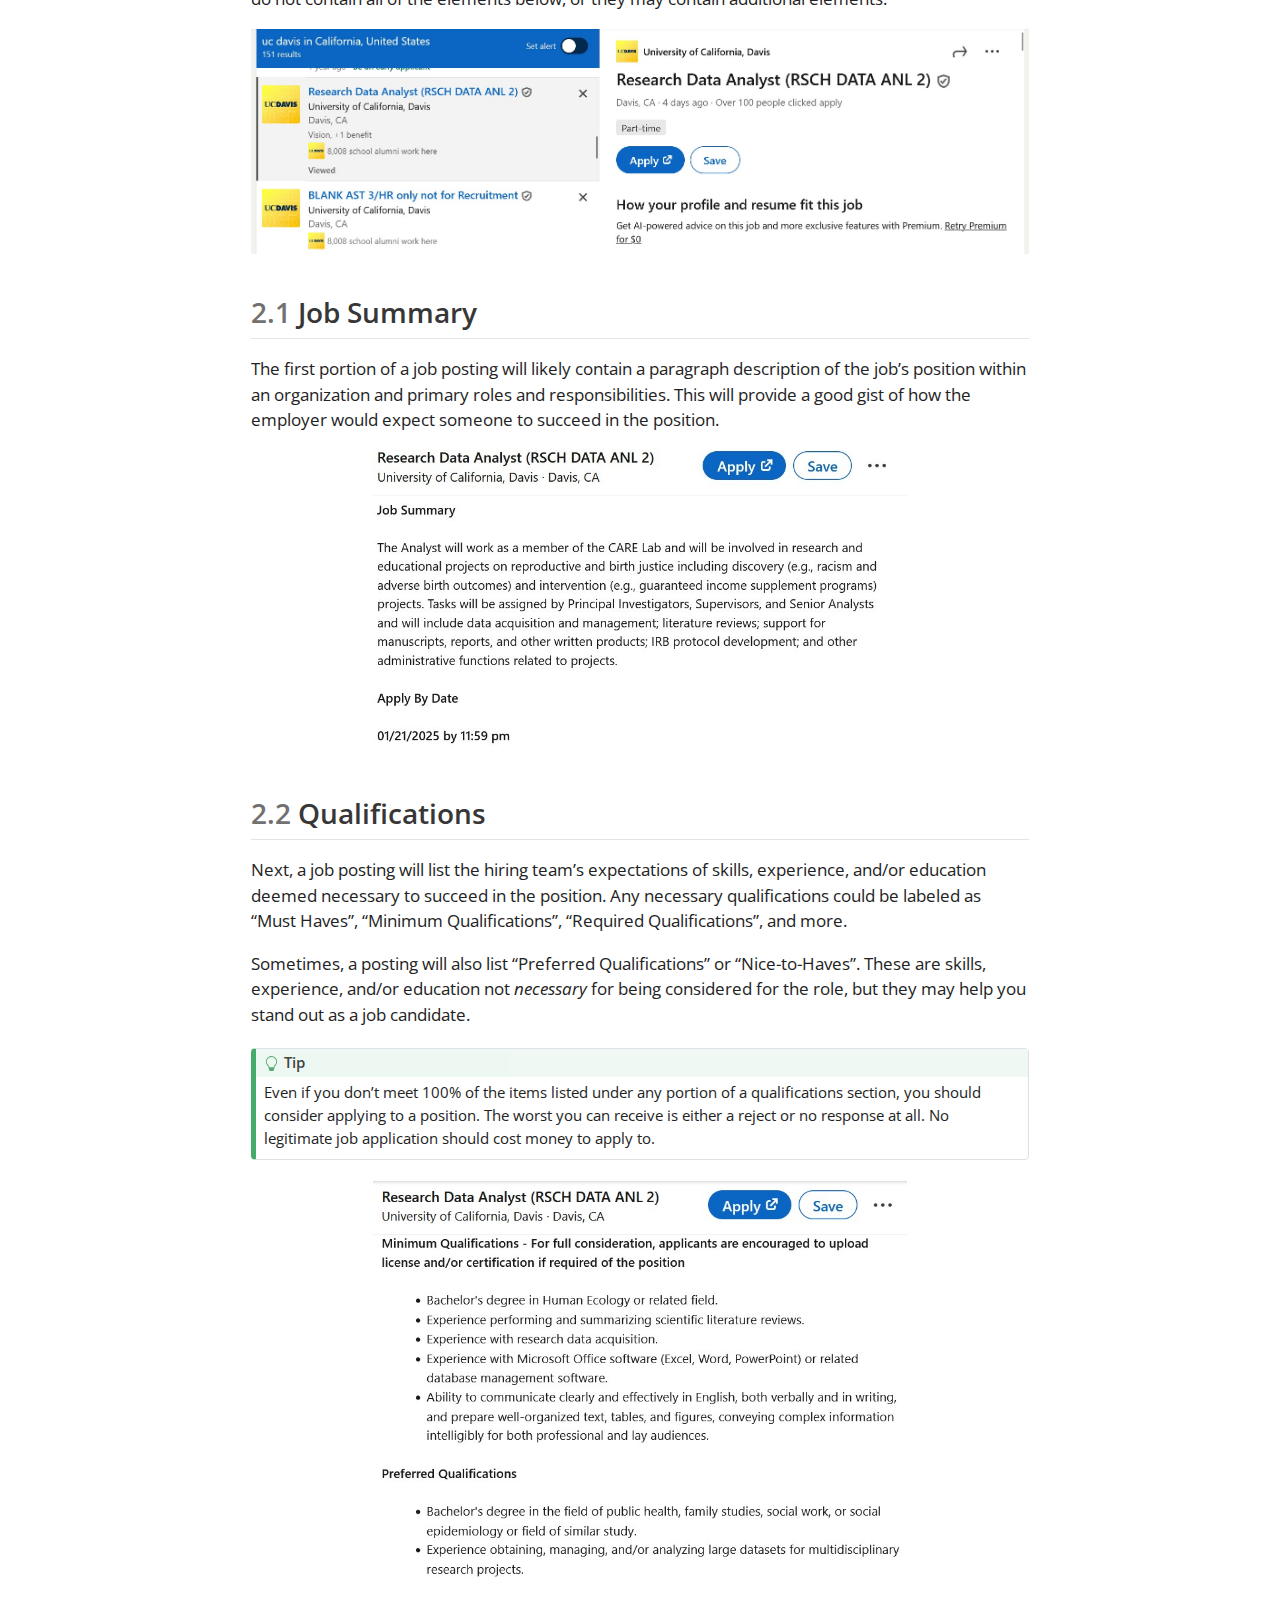
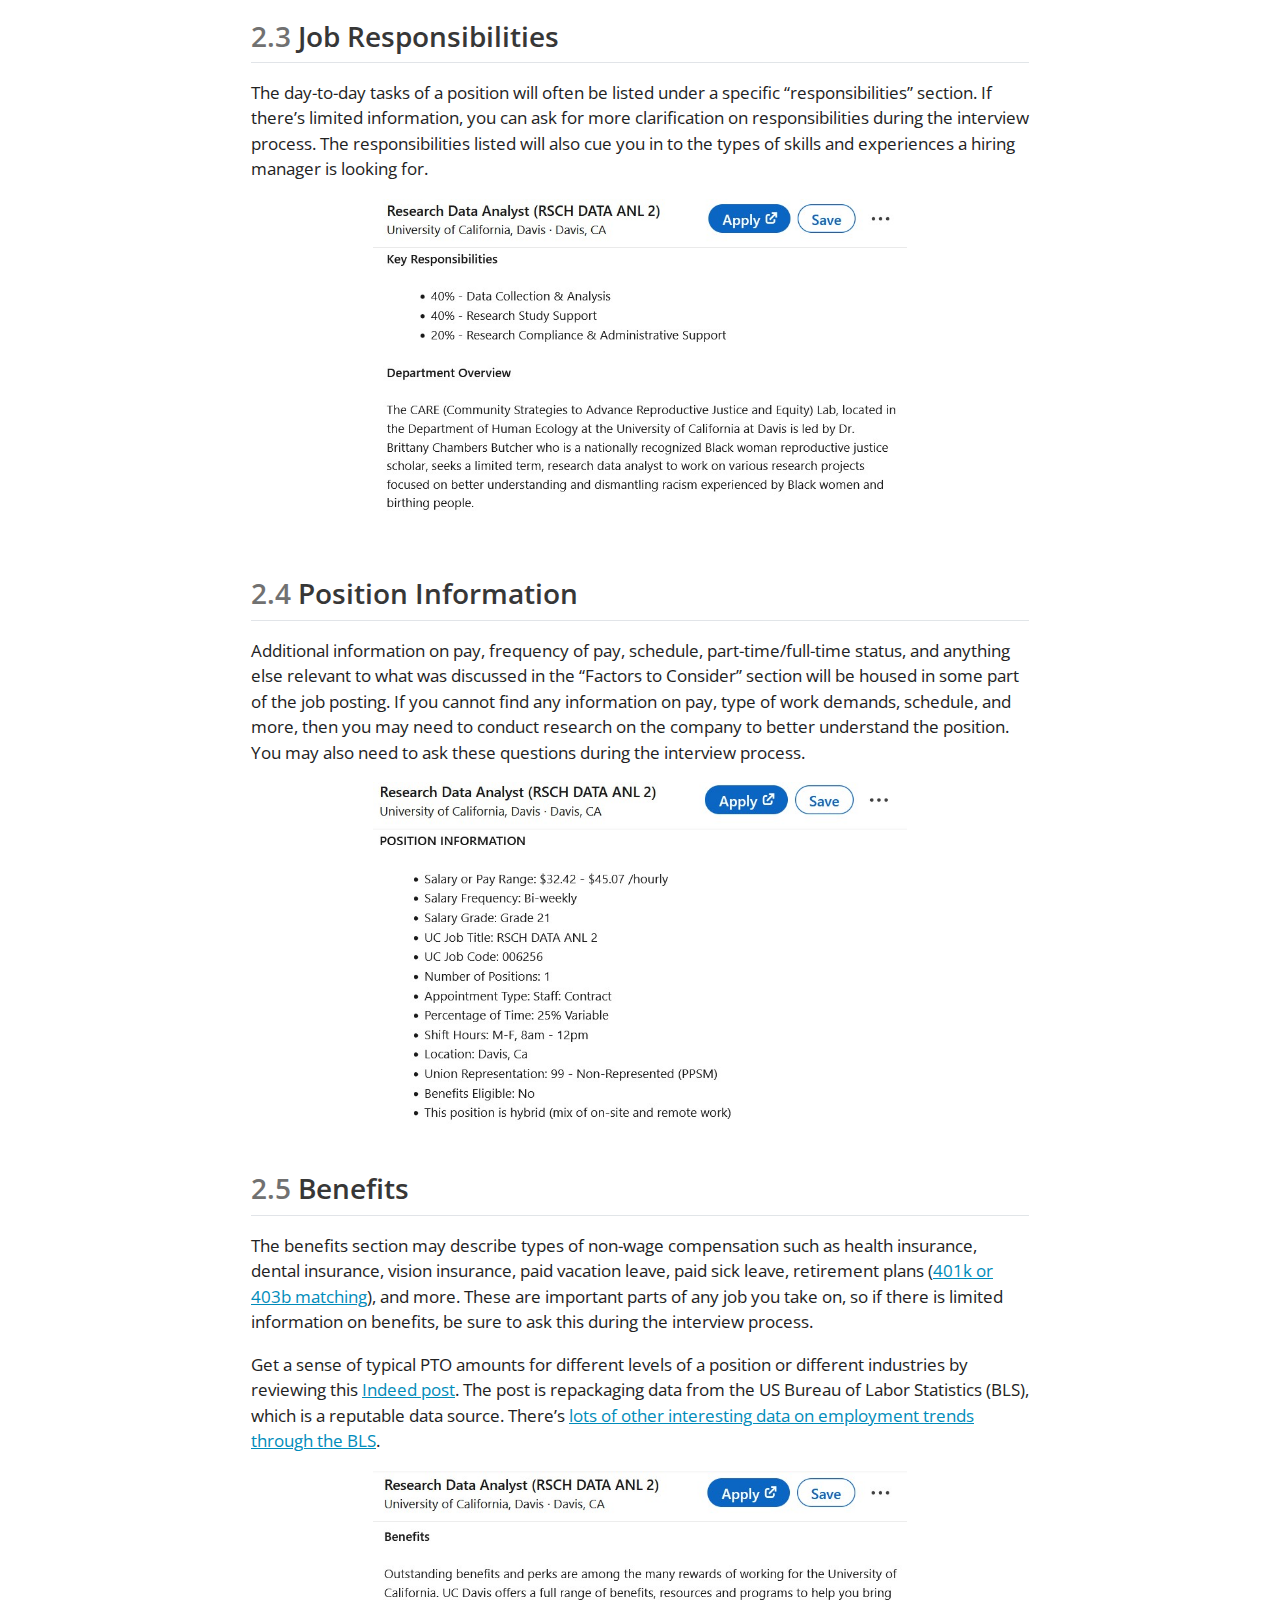
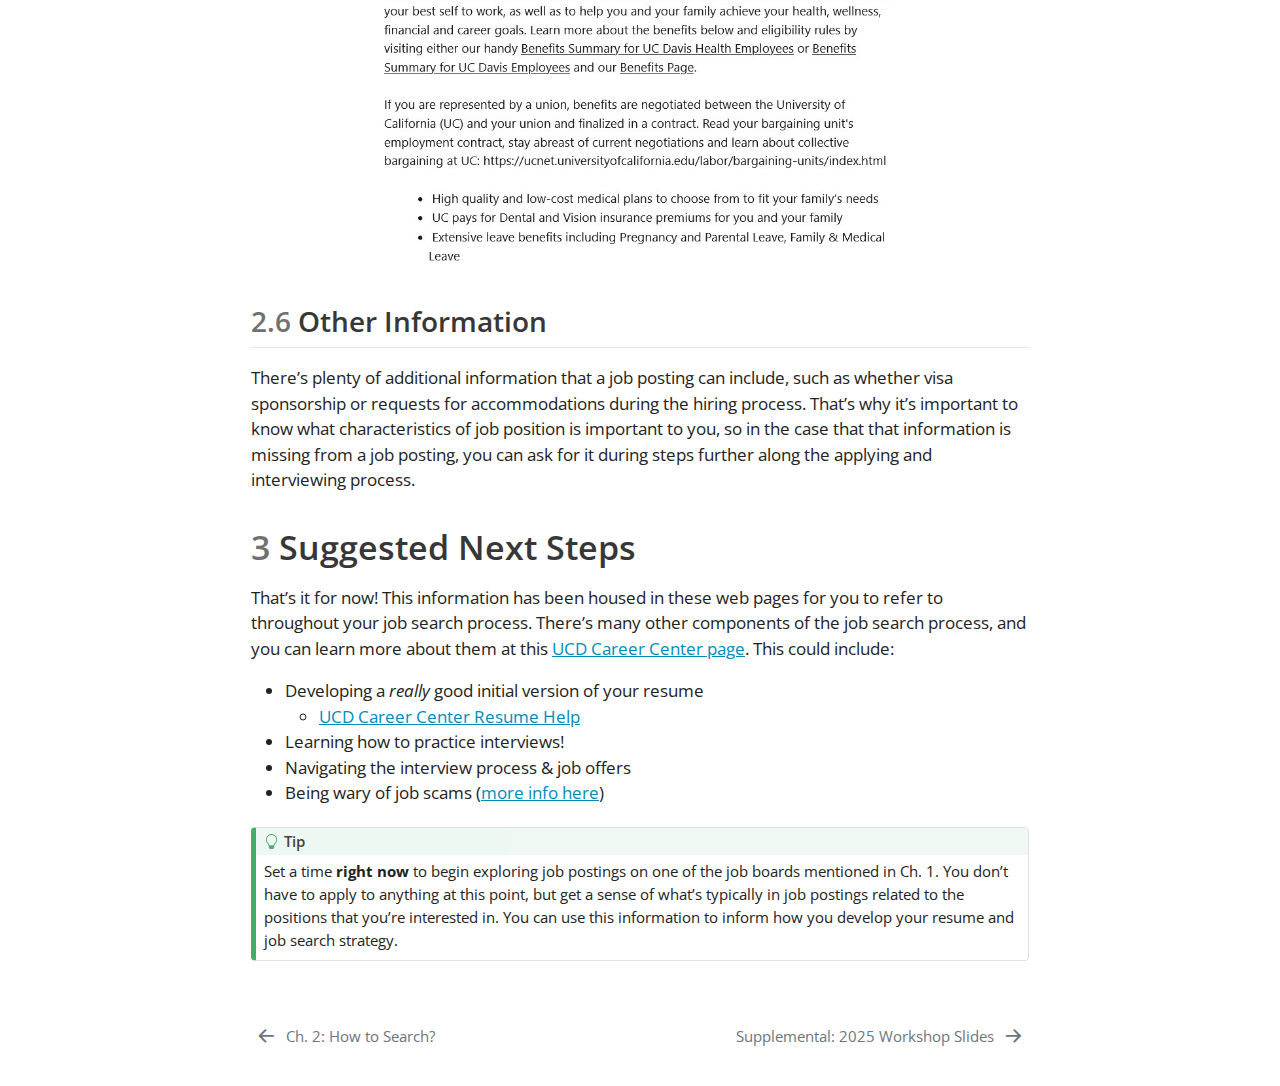
<file: docs/ch-03_what-comes-up.html>
<!DOCTYPE html>
<html xmlns="http://www.w3.org/1999/xhtml" lang="en" xml:lang="en"><head>

<meta charset="utf-8">
<meta name="generator" content="quarto-1.3.450">

<meta name="viewport" content="width=device-width, initial-scale=1.0, user-scalable=yes">

<meta name="author" content="Maia L. Southwick">
<meta name="dcterms.date" content="2025-01-13">

<title>Searching for Work: The Psych Undergrad Guide (PUG) - Ch. 3: What comes up in the search?</title>
<style>
code{white-space: pre-wrap;}
span.smallcaps{font-variant: small-caps;}
div.columns{display: flex; gap: min(4vw, 1.5em);}
div.column{flex: auto; overflow-x: auto;}
div.hanging-indent{margin-left: 1.5em; text-indent: -1.5em;}
ul.task-list{list-style: none;}
ul.task-list li input[type="checkbox"] {
  width: 0.8em;
  margin: 0 0.8em 0.2em -1em; /* quarto-specific, see https://github.com/quarto-dev/quarto-cli/issues/4556 */ 
  vertical-align: middle;
}
</style>


<script src="site_libs/quarto-nav/quarto-nav.js"></script>
<script src="site_libs/quarto-nav/headroom.min.js"></script>
<script src="site_libs/clipboard/clipboard.min.js"></script>
<script src="site_libs/quarto-search/autocomplete.umd.js"></script>
<script src="site_libs/quarto-search/fuse.min.js"></script>
<script src="site_libs/quarto-search/quarto-search.js"></script>
<meta name="quarto:offset" content="./">
<link href="./pug-job-search-slides-2025.html" rel="next">
<link href="./ch-02_how-to-search.html" rel="prev">
<script src="site_libs/quarto-html/quarto.js"></script>
<script src="site_libs/quarto-html/popper.min.js"></script>
<script src="site_libs/quarto-html/tippy.umd.min.js"></script>
<script src="site_libs/quarto-html/anchor.min.js"></script>
<link href="site_libs/quarto-html/tippy.css" rel="stylesheet">
<link href="site_libs/quarto-html/quarto-syntax-highlighting.css" rel="stylesheet" id="quarto-text-highlighting-styles">
<script src="site_libs/bootstrap/bootstrap.min.js"></script>
<link href="site_libs/bootstrap/bootstrap-icons.css" rel="stylesheet">
<link href="site_libs/bootstrap/bootstrap.min.css" rel="stylesheet" id="quarto-bootstrap" data-mode="light">
<script id="quarto-search-options" type="application/json">{
  "location": "sidebar",
  "copy-button": false,
  "collapse-after": 3,
  "panel-placement": "start",
  "type": "textbox",
  "limit": 20,
  "language": {
    "search-no-results-text": "No results",
    "search-matching-documents-text": "matching documents",
    "search-copy-link-title": "Copy link to search",
    "search-hide-matches-text": "Hide additional matches",
    "search-more-match-text": "more match in this document",
    "search-more-matches-text": "more matches in this document",
    "search-clear-button-title": "Clear",
    "search-detached-cancel-button-title": "Cancel",
    "search-submit-button-title": "Submit",
    "search-label": "Search"
  }
}</script>


<link rel="stylesheet" href="styles.css">
</head>

<body class="nav-sidebar docked">

<div id="quarto-search-results"></div>
  <header id="quarto-header" class="headroom fixed-top">
  <nav class="quarto-secondary-nav">
    <div class="container-fluid d-flex">
      <button type="button" class="quarto-btn-toggle btn" data-bs-toggle="collapse" data-bs-target="#quarto-sidebar,#quarto-sidebar-glass" aria-controls="quarto-sidebar" aria-expanded="false" aria-label="Toggle sidebar navigation" onclick="if (window.quartoToggleHeadroom) { window.quartoToggleHeadroom(); }">
        <i class="bi bi-layout-text-sidebar-reverse"></i>
      </button>
      <nav class="quarto-page-breadcrumbs" aria-label="breadcrumb"><ol class="breadcrumb"><li class="breadcrumb-item"><a href="./ch-03_what-comes-up.html">Ch. 3: What Comes Up?</a></li></ol></nav>
      <a class="flex-grow-1" role="button" data-bs-toggle="collapse" data-bs-target="#quarto-sidebar,#quarto-sidebar-glass" aria-controls="quarto-sidebar" aria-expanded="false" aria-label="Toggle sidebar navigation" onclick="if (window.quartoToggleHeadroom) { window.quartoToggleHeadroom(); }">      
      </a>
      <button type="button" class="btn quarto-search-button" aria-label="" onclick="window.quartoOpenSearch();">
        <i class="bi bi-search"></i>
      </button>
    </div>
  </nav>
</header>
<!-- content -->
<div id="quarto-content" class="quarto-container page-columns page-rows-contents page-layout-article">
<!-- sidebar -->
  <nav id="quarto-sidebar" class="sidebar collapse collapse-horizontal sidebar-navigation docked overflow-auto">
    <div class="pt-lg-2 mt-2 text-left sidebar-header">
    <div class="sidebar-title mb-0 py-0">
      <a href="./">Searching for Work: The Psych Undergrad Guide (PUG)</a> 
    </div>
      </div>
        <div class="mt-2 flex-shrink-0 align-items-center">
        <div class="sidebar-search">
        <div id="quarto-search" class="" title="Search"></div>
        </div>
        </div>
    <div class="sidebar-menu-container"> 
    <ul class="list-unstyled mt-1">
        <li class="sidebar-item">
  <div class="sidebar-item-container"> 
  <a href="./index.html" class="sidebar-item-text sidebar-link">
 <span class="menu-text">Workshop Overview</span></a>
  </div>
</li>
        <li class="sidebar-item">
  <div class="sidebar-item-container"> 
  <a href="./ch-01_where-to-search.html" class="sidebar-item-text sidebar-link">
 <span class="menu-text">Ch. 1: Where to Search?</span></a>
  </div>
</li>
        <li class="sidebar-item">
  <div class="sidebar-item-container"> 
  <a href="./ch-02_how-to-search.html" class="sidebar-item-text sidebar-link">
 <span class="menu-text">Ch. 2: How to Search?</span></a>
  </div>
</li>
        <li class="sidebar-item">
  <div class="sidebar-item-container"> 
  <a href="./ch-03_what-comes-up.html" class="sidebar-item-text sidebar-link active">
 <span class="menu-text">Ch. 3: What Comes Up?</span></a>
  </div>
</li>
        <li class="sidebar-item">
  <div class="sidebar-item-container"> 
  <a href="./pug-job-search-slides-2025.html" class="sidebar-item-text sidebar-link">
 <span class="menu-text">Supplemental: 2025 Workshop Slides</span></a>
  </div>
</li>
    </ul>
    </div>
</nav>
<div id="quarto-sidebar-glass" data-bs-toggle="collapse" data-bs-target="#quarto-sidebar,#quarto-sidebar-glass"></div>
<!-- margin-sidebar -->
    <div id="quarto-margin-sidebar" class="sidebar margin-sidebar">
        <nav id="TOC" role="doc-toc" class="toc-active">
    <h2 id="toc-title">On this page</h2>
   
  <ul>
  <li><a href="#factors-to-consider" id="toc-factors-to-consider" class="nav-link active" data-scroll-target="#factors-to-consider"><span class="header-section-number">1</span> Factors to Consider</a></li>
  <li><a href="#what-goes-into-a-job-posting" id="toc-what-goes-into-a-job-posting" class="nav-link" data-scroll-target="#what-goes-into-a-job-posting"><span class="header-section-number">2</span> What goes into a job posting?</a>
  <ul class="collapse">
  <li><a href="#job-summary" id="toc-job-summary" class="nav-link" data-scroll-target="#job-summary"><span class="header-section-number">2.1</span> Job Summary</a></li>
  <li><a href="#qualifications" id="toc-qualifications" class="nav-link" data-scroll-target="#qualifications"><span class="header-section-number">2.2</span> Qualifications</a></li>
  <li><a href="#job-responsibilities" id="toc-job-responsibilities" class="nav-link" data-scroll-target="#job-responsibilities"><span class="header-section-number">2.3</span> Job Responsibilities</a></li>
  <li><a href="#position-information" id="toc-position-information" class="nav-link" data-scroll-target="#position-information"><span class="header-section-number">2.4</span> Position Information</a></li>
  <li><a href="#benefits" id="toc-benefits" class="nav-link" data-scroll-target="#benefits"><span class="header-section-number">2.5</span> Benefits</a></li>
  <li><a href="#other-information" id="toc-other-information" class="nav-link" data-scroll-target="#other-information"><span class="header-section-number">2.6</span> Other Information</a></li>
  </ul></li>
  <li><a href="#suggested-next-steps" id="toc-suggested-next-steps" class="nav-link" data-scroll-target="#suggested-next-steps"><span class="header-section-number">3</span> Suggested Next Steps</a></li>
  </ul>
</nav>
    </div>
<!-- main -->
<main class="content" id="quarto-document-content">

<header id="title-block-header" class="quarto-title-block default">
<div class="quarto-title">
<h1 class="title">Ch. 3: What comes up in the search?</h1>
<p class="subtitle lead">Unpacking job descriptions</p>
</div>



<div class="quarto-title-meta">

    <div>
    <div class="quarto-title-meta-heading">Author</div>
    <div class="quarto-title-meta-contents">
             <p>Maia L. Southwick </p>
          </div>
  </div>
    
    <div>
    <div class="quarto-title-meta-heading">Published</div>
    <div class="quarto-title-meta-contents">
      <p class="date">January 13, 2025</p>
    </div>
  </div>
  
    
  </div>
  

</header>

<section id="factors-to-consider" class="level1" data-number="1">
<h1 data-number="1"><span class="header-section-number">1</span> Factors to Consider</h1>
<p>As you being to sift through your search results, you need to consider multiple factors related to your personal situation, your future needs, and your potential employer. These factors can include:</p>
<table class="table">
<thead>
<tr class="header">
<th>Factor</th>
<th>Notes</th>
</tr>
</thead>
<tbody>
<tr class="odd">
<td><strong>Pay</strong></td>
<td>A position can offer wage compensation in the form of hourly wages or an annual salary amount (paid in biweekly or monthly intervals).</td>
</tr>
<tr class="even">
<td><strong>Benefits</strong></td>
<td>Evaluate whether a position even comes with a benefits packages, and if so, then the components of that package. This is all nonwage compensation. A benefits package can include health/dental/vision insurance, paid time off (PTO), travel reimbursements, retirement plans, and more. Learn more about these <a href="https://www.indeed.com/hire/c/info/benefit-packages">here</a>.</td>
</tr>
<tr class="odd">
<td><strong>Geographic location</strong></td>
<td>Some positions may require you to relocate to a new area. You will need to determine whether or not you are able and willing to move for a position. Some jobs may require you to travel or they may offer remote positions. Where a position is located and posted will also affect the true value of a posted salary or wage. High cost-of-living areas will require higher wages/salaries to live in than a low cost-of-living location. You can Google more on a city’s cost of living or checkout this index <a href="https://www.numbeo.com/cost-of-living/region_rankings_current.jsp?region=021">here</a></td>
</tr>
<tr class="even">
<td><strong>Schedule</strong></td>
<td>Determine whether or not you’re open to a fixed or variable schedule position. Fixed means a consistent schedule (e.g., Monday - Friday, 9-5pm). Variable schedule means the hours or shifts that you work each week may change from time-to-time. This can either mean increased flexibility or increased uncertainty in the hours that’ll you’ll be paid each week (if it’s an hourly position)</td>
</tr>
<tr class="odd">
<td><strong>Employer’s mission</strong></td>
<td>The importance of this factor may vary from person-to-person. If working for an employer whose values matches yours, then you should investigate any public profiles or websites that they may have which states the company’s mission and values.</td>
</tr>
<tr class="even">
<td><strong>Size of the company</strong></td>
<td>Larger companies may have more processes in place to support newer hires. Or they may experience higher turnover of employees. It depends on the industry and nature of the work. Smaller firms may have a more tight-knit culture or expect a higher amount of work from each employee.</td>
</tr>
<tr class="odd">
<td><strong>Employer’s reputation</strong></td>
<td>You can conduct research on a company to see if any employee reviews appear. <a href="https://www.glassdoor.com/index.htm">Glassdoor</a> is a well-known website where current and past employees can post reviews about a company. The site will require you to sign-up and then submit either your own review, salary information, your interview experience, and/or benefits information about a company that you’ve worked at previously. Check out this site at your own discretion.</td>
</tr>
</tbody>
</table>
<div class="callout callout-style-default callout-important callout-titled">
<div class="callout-header d-flex align-content-center">
<div class="callout-icon-container">
<i class="callout-icon"></i>
</div>
<div class="callout-title-container flex-fill">
Important
</div>
</div>
<div class="callout-body-container callout-body">
<p>You will need to ask yourself, “what is your financial and employment situation now, and what will it be once you graduate?”.</p>
<p>Refer to this UCD Career Center’s page on <a href="https://careercenter.ucdavis.edu/interviews-and-offers/offers-and-negotiations">“Do Your Own Research”</a> for more on important factors to consider. While the page suggests evaluating this during the final stage of a job search (offer and negotiations), you should be thinking about these factors earlier on.</p>
</div>
</div>
</section>
<section id="what-goes-into-a-job-posting" class="level1" data-number="2">
<h1 data-number="2"><span class="header-section-number">2</span> What goes into a job posting?</h1>
<p>You can begin to assess these factors with the job postings returned in your search results. Job postings will also include information for the types of candidates for whom they are recruiting.</p>
<p>For this section, we will be referring to this UCD Research Analyst position as a running example. The LinkedIn posting can be found <a href="https://www.linkedin.com/jobs/view/4116754672">here</a>. While this section is referring to a LinkedIn job posting, these components can be found in job ads on other platforms. However, it’s likely that other job postings do not contain all of the elements below, or they may contain additional elements.</p>
<div class="quarto-figure quarto-figure-center">
<figure class="figure">
<p><img src="images\li_search_result.jpg" class="img-fluid figure-img" style="width:16.66667in" alt="image of a research data analyst position result on LinkedIn"></p>
</figure>
</div>
<section id="job-summary" class="level2" data-number="2.1">
<h2 data-number="2.1" class="anchored" data-anchor-id="job-summary"><span class="header-section-number">2.1</span> Job Summary</h2>
<p>The first portion of a job posting will likely contain a paragraph description of the job’s position within an organization and primary roles and responsibilities. This will provide a good gist of how the employer would expect someone to succeed in the position.</p>
<div class="quarto-figure quarto-figure-center">
<figure class="figure">
<p><img src="images\sample-job-description.jpg" class="img-fluid figure-img" style="width:5.55556in" alt="image of a job summary"></p>
</figure>
</div>
</section>
<section id="qualifications" class="level2" data-number="2.2">
<h2 data-number="2.2" class="anchored" data-anchor-id="qualifications"><span class="header-section-number">2.2</span> Qualifications</h2>
<p>Next, a job posting will list the hiring team’s expectations of skills, experience, and/or education deemed necessary to succeed in the position. Any necessary qualifications could be labeled as “Must Haves”, “Minimum Qualifications”, “Required Qualifications”, and more.</p>
<p>Sometimes, a posting will also list “Preferred Qualifications” or “Nice-to-Haves”. These are skills, experience, and/or education not <em>necessary</em> for being considered for the role, but they may help you stand out as a job candidate.</p>
<div class="callout callout-style-default callout-tip callout-titled">
<div class="callout-header d-flex align-content-center">
<div class="callout-icon-container">
<i class="callout-icon"></i>
</div>
<div class="callout-title-container flex-fill">
Tip
</div>
</div>
<div class="callout-body-container callout-body">
<p>Even if you don’t meet 100% of the items listed under any portion of a qualifications section, you should consider applying to a position. The worst you can receive is either a reject or no response at all. No legitimate job application should cost money to apply to.</p>
</div>
</div>
<div class="quarto-figure quarto-figure-center">
<figure class="figure">
<p><img src="images\sample-job-qualifications.jpg" class="img-fluid figure-img" style="width:5.55556in" alt="image of a job qualifications"></p>
</figure>
</div>
</section>
<section id="job-responsibilities" class="level2" data-number="2.3">
<h2 data-number="2.3" class="anchored" data-anchor-id="job-responsibilities"><span class="header-section-number">2.3</span> Job Responsibilities</h2>
<p>The day-to-day tasks of a position will often be listed under a specific “responsibilities” section. If there’s limited information, you can ask for more clarification on responsibilities during the interview process. The responsibilities listed will also cue you in to the types of skills and experiences a hiring manager is looking for.</p>
<div class="quarto-figure quarto-figure-center">
<figure class="figure">
<p><img src="images\sample-job-responsiblities.jpg" class="img-fluid figure-img" style="width:5.55556in" alt="image of a job responsibilities"></p>
</figure>
</div>
</section>
<section id="position-information" class="level2" data-number="2.4">
<h2 data-number="2.4" class="anchored" data-anchor-id="position-information"><span class="header-section-number">2.4</span> Position Information</h2>
<p>Additional information on pay, frequency of pay, schedule, part-time/full-time status, and anything else relevant to what was discussed in the “Factors to Consider” section will be housed in some part of the job posting. If you cannot find any information on pay, type of work demands, schedule, and more, then you may need to conduct research on the company to better understand the position. You may also need to ask these questions during the interview process.</p>
<div class="quarto-figure quarto-figure-center">
<figure class="figure">
<p><img src="images\sample-position-information.jpg" class="img-fluid figure-img" style="width:5.55556in" alt="image of a position details like pay"></p>
</figure>
</div>
</section>
<section id="benefits" class="level2" data-number="2.5">
<h2 data-number="2.5" class="anchored" data-anchor-id="benefits"><span class="header-section-number">2.5</span> Benefits</h2>
<p>The benefits section may describe types of non-wage compensation such as health insurance, dental insurance, vision insurance, paid vacation leave, paid sick leave, retirement plans (<a href="https://www.empower.com/the-currency/work/how-does-401k-matching-work">401k or 403b matching</a>), and more. These are important parts of any job you take on, so if there is limited information on benefits, be sure to ask this during the interview process.</p>
<p>Get a sense of typical PTO amounts for different levels of a position or different industries by reviewing this <a href="https://www.indeed.com/career-advice/career-development/average-vacation-time">Indeed post</a>. The post is repackaging data from the US Bureau of Labor Statistics (BLS), which is a reputable data source. There’s <a href="https://www.bls.gov/ebs/">lots of other interesting data on employment trends through the BLS</a>.</p>
<div class="quarto-figure quarto-figure-center">
<figure class="figure">
<p><img src="images\sample-job-benefits.jpg" class="img-fluid figure-img" style="width:5.55556in" alt="image of a position details like pay"></p>
</figure>
</div>
</section>
<section id="other-information" class="level2" data-number="2.6">
<h2 data-number="2.6" class="anchored" data-anchor-id="other-information"><span class="header-section-number">2.6</span> Other Information</h2>
<p>There’s plenty of additional information that a job posting can include, such as whether visa sponsorship or requests for accommodations during the hiring process. That’s why it’s important to know what characteristics of job position is important to you, so in the case that that information is missing from a job posting, you can ask for it during steps further along the applying and interviewing process.</p>
</section>
</section>
<section id="suggested-next-steps" class="level1" data-number="3">
<h1 data-number="3"><span class="header-section-number">3</span> Suggested Next Steps</h1>
<p>That’s it for now! This information has been housed in these web pages for you to refer to throughout your job search process. There’s many other components of the job search process, and you can learn more about them at this <a href="https://careercenter.ucdavis.edu/job-and-internship-search">UCD Career Center page</a>. This could include:</p>
<ul>
<li>Developing a <em>really</em> good initial version of your resume
<ul>
<li><a href="https://careercenter.ucdavis.edu/resumes-and-materials/resumes">UCD Career Center Resume Help</a></li>
</ul></li>
<li>Learning how to practice interviews!</li>
<li>Navigating the interview process &amp; job offers</li>
<li>Being wary of job scams (<a href="https://careercenter.ucdavis.edu/job-and-internship-search/job-scams">more info here</a>)</li>
</ul>
<div class="callout callout-style-default callout-tip callout-titled">
<div class="callout-header d-flex align-content-center">
<div class="callout-icon-container">
<i class="callout-icon"></i>
</div>
<div class="callout-title-container flex-fill">
Tip
</div>
</div>
<div class="callout-body-container callout-body">
<p>Set a time <strong>right now</strong> to begin exploring job postings on one of the job boards mentioned in Ch. 1. You don’t have to apply to anything at this point, but get a sense of what’s typically in job postings related to the positions that you’re interested in. You can use this information to inform how you develop your resume and job search strategy.</p>
</div>
</div>


</section>

</main> <!-- /main -->
<script id="quarto-html-after-body" type="application/javascript">
window.document.addEventListener("DOMContentLoaded", function (event) {
  const toggleBodyColorMode = (bsSheetEl) => {
    const mode = bsSheetEl.getAttribute("data-mode");
    const bodyEl = window.document.querySelector("body");
    if (mode === "dark") {
      bodyEl.classList.add("quarto-dark");
      bodyEl.classList.remove("quarto-light");
    } else {
      bodyEl.classList.add("quarto-light");
      bodyEl.classList.remove("quarto-dark");
    }
  }
  const toggleBodyColorPrimary = () => {
    const bsSheetEl = window.document.querySelector("link#quarto-bootstrap");
    if (bsSheetEl) {
      toggleBodyColorMode(bsSheetEl);
    }
  }
  toggleBodyColorPrimary();  
  const icon = "";
  const anchorJS = new window.AnchorJS();
  anchorJS.options = {
    placement: 'right',
    icon: icon
  };
  anchorJS.add('.anchored');
  const isCodeAnnotation = (el) => {
    for (const clz of el.classList) {
      if (clz.startsWith('code-annotation-')) {                     
        return true;
      }
    }
    return false;
  }
  const clipboard = new window.ClipboardJS('.code-copy-button', {
    text: function(trigger) {
      const codeEl = trigger.previousElementSibling.cloneNode(true);
      for (const childEl of codeEl.children) {
        if (isCodeAnnotation(childEl)) {
          childEl.remove();
        }
      }
      return codeEl.innerText;
    }
  });
  clipboard.on('success', function(e) {
    // button target
    const button = e.trigger;
    // don't keep focus
    button.blur();
    // flash "checked"
    button.classList.add('code-copy-button-checked');
    var currentTitle = button.getAttribute("title");
    button.setAttribute("title", "Copied!");
    let tooltip;
    if (window.bootstrap) {
      button.setAttribute("data-bs-toggle", "tooltip");
      button.setAttribute("data-bs-placement", "left");
      button.setAttribute("data-bs-title", "Copied!");
      tooltip = new bootstrap.Tooltip(button, 
        { trigger: "manual", 
          customClass: "code-copy-button-tooltip",
          offset: [0, -8]});
      tooltip.show();    
    }
    setTimeout(function() {
      if (tooltip) {
        tooltip.hide();
        button.removeAttribute("data-bs-title");
        button.removeAttribute("data-bs-toggle");
        button.removeAttribute("data-bs-placement");
      }
      button.setAttribute("title", currentTitle);
      button.classList.remove('code-copy-button-checked');
    }, 1000);
    // clear code selection
    e.clearSelection();
  });
  function tippyHover(el, contentFn) {
    const config = {
      allowHTML: true,
      content: contentFn,
      maxWidth: 500,
      delay: 100,
      arrow: false,
      appendTo: function(el) {
          return el.parentElement;
      },
      interactive: true,
      interactiveBorder: 10,
      theme: 'quarto',
      placement: 'bottom-start'
    };
    window.tippy(el, config); 
  }
  const noterefs = window.document.querySelectorAll('a[role="doc-noteref"]');
  for (var i=0; i<noterefs.length; i++) {
    const ref = noterefs[i];
    tippyHover(ref, function() {
      // use id or data attribute instead here
      let href = ref.getAttribute('data-footnote-href') || ref.getAttribute('href');
      try { href = new URL(href).hash; } catch {}
      const id = href.replace(/^#\/?/, "");
      const note = window.document.getElementById(id);
      return note.innerHTML;
    });
  }
      let selectedAnnoteEl;
      const selectorForAnnotation = ( cell, annotation) => {
        let cellAttr = 'data-code-cell="' + cell + '"';
        let lineAttr = 'data-code-annotation="' +  annotation + '"';
        const selector = 'span[' + cellAttr + '][' + lineAttr + ']';
        return selector;
      }
      const selectCodeLines = (annoteEl) => {
        const doc = window.document;
        const targetCell = annoteEl.getAttribute("data-target-cell");
        const targetAnnotation = annoteEl.getAttribute("data-target-annotation");
        const annoteSpan = window.document.querySelector(selectorForAnnotation(targetCell, targetAnnotation));
        const lines = annoteSpan.getAttribute("data-code-lines").split(",");
        const lineIds = lines.map((line) => {
          return targetCell + "-" + line;
        })
        let top = null;
        let height = null;
        let parent = null;
        if (lineIds.length > 0) {
            //compute the position of the single el (top and bottom and make a div)
            const el = window.document.getElementById(lineIds[0]);
            top = el.offsetTop;
            height = el.offsetHeight;
            parent = el.parentElement.parentElement;
          if (lineIds.length > 1) {
            const lastEl = window.document.getElementById(lineIds[lineIds.length - 1]);
            const bottom = lastEl.offsetTop + lastEl.offsetHeight;
            height = bottom - top;
          }
          if (top !== null && height !== null && parent !== null) {
            // cook up a div (if necessary) and position it 
            let div = window.document.getElementById("code-annotation-line-highlight");
            if (div === null) {
              div = window.document.createElement("div");
              div.setAttribute("id", "code-annotation-line-highlight");
              div.style.position = 'absolute';
              parent.appendChild(div);
            }
            div.style.top = top - 2 + "px";
            div.style.height = height + 4 + "px";
            let gutterDiv = window.document.getElementById("code-annotation-line-highlight-gutter");
            if (gutterDiv === null) {
              gutterDiv = window.document.createElement("div");
              gutterDiv.setAttribute("id", "code-annotation-line-highlight-gutter");
              gutterDiv.style.position = 'absolute';
              const codeCell = window.document.getElementById(targetCell);
              const gutter = codeCell.querySelector('.code-annotation-gutter');
              gutter.appendChild(gutterDiv);
            }
            gutterDiv.style.top = top - 2 + "px";
            gutterDiv.style.height = height + 4 + "px";
          }
          selectedAnnoteEl = annoteEl;
        }
      };
      const unselectCodeLines = () => {
        const elementsIds = ["code-annotation-line-highlight", "code-annotation-line-highlight-gutter"];
        elementsIds.forEach((elId) => {
          const div = window.document.getElementById(elId);
          if (div) {
            div.remove();
          }
        });
        selectedAnnoteEl = undefined;
      };
      // Attach click handler to the DT
      const annoteDls = window.document.querySelectorAll('dt[data-target-cell]');
      for (const annoteDlNode of annoteDls) {
        annoteDlNode.addEventListener('click', (event) => {
          const clickedEl = event.target;
          if (clickedEl !== selectedAnnoteEl) {
            unselectCodeLines();
            const activeEl = window.document.querySelector('dt[data-target-cell].code-annotation-active');
            if (activeEl) {
              activeEl.classList.remove('code-annotation-active');
            }
            selectCodeLines(clickedEl);
            clickedEl.classList.add('code-annotation-active');
          } else {
            // Unselect the line
            unselectCodeLines();
            clickedEl.classList.remove('code-annotation-active');
          }
        });
      }
  const findCites = (el) => {
    const parentEl = el.parentElement;
    if (parentEl) {
      const cites = parentEl.dataset.cites;
      if (cites) {
        return {
          el,
          cites: cites.split(' ')
        };
      } else {
        return findCites(el.parentElement)
      }
    } else {
      return undefined;
    }
  };
  var bibliorefs = window.document.querySelectorAll('a[role="doc-biblioref"]');
  for (var i=0; i<bibliorefs.length; i++) {
    const ref = bibliorefs[i];
    const citeInfo = findCites(ref);
    if (citeInfo) {
      tippyHover(citeInfo.el, function() {
        var popup = window.document.createElement('div');
        citeInfo.cites.forEach(function(cite) {
          var citeDiv = window.document.createElement('div');
          citeDiv.classList.add('hanging-indent');
          citeDiv.classList.add('csl-entry');
          var biblioDiv = window.document.getElementById('ref-' + cite);
          if (biblioDiv) {
            citeDiv.innerHTML = biblioDiv.innerHTML;
          }
          popup.appendChild(citeDiv);
        });
        return popup.innerHTML;
      });
    }
  }
});
</script>
<nav class="page-navigation">
  <div class="nav-page nav-page-previous">
      <a href="./ch-02_how-to-search.html" class="pagination-link">
        <i class="bi bi-arrow-left-short"></i> <span class="nav-page-text">Ch. 2: How to Search?</span>
      </a>          
  </div>
  <div class="nav-page nav-page-next">
      <a href="./pug-job-search-slides-2025.html" class="pagination-link">
        <span class="nav-page-text">Supplemental: 2025 Workshop Slides</span> <i class="bi bi-arrow-right-short"></i>
      </a>
  </div>
</nav>
</div> <!-- /content -->



</body></html>
</file>
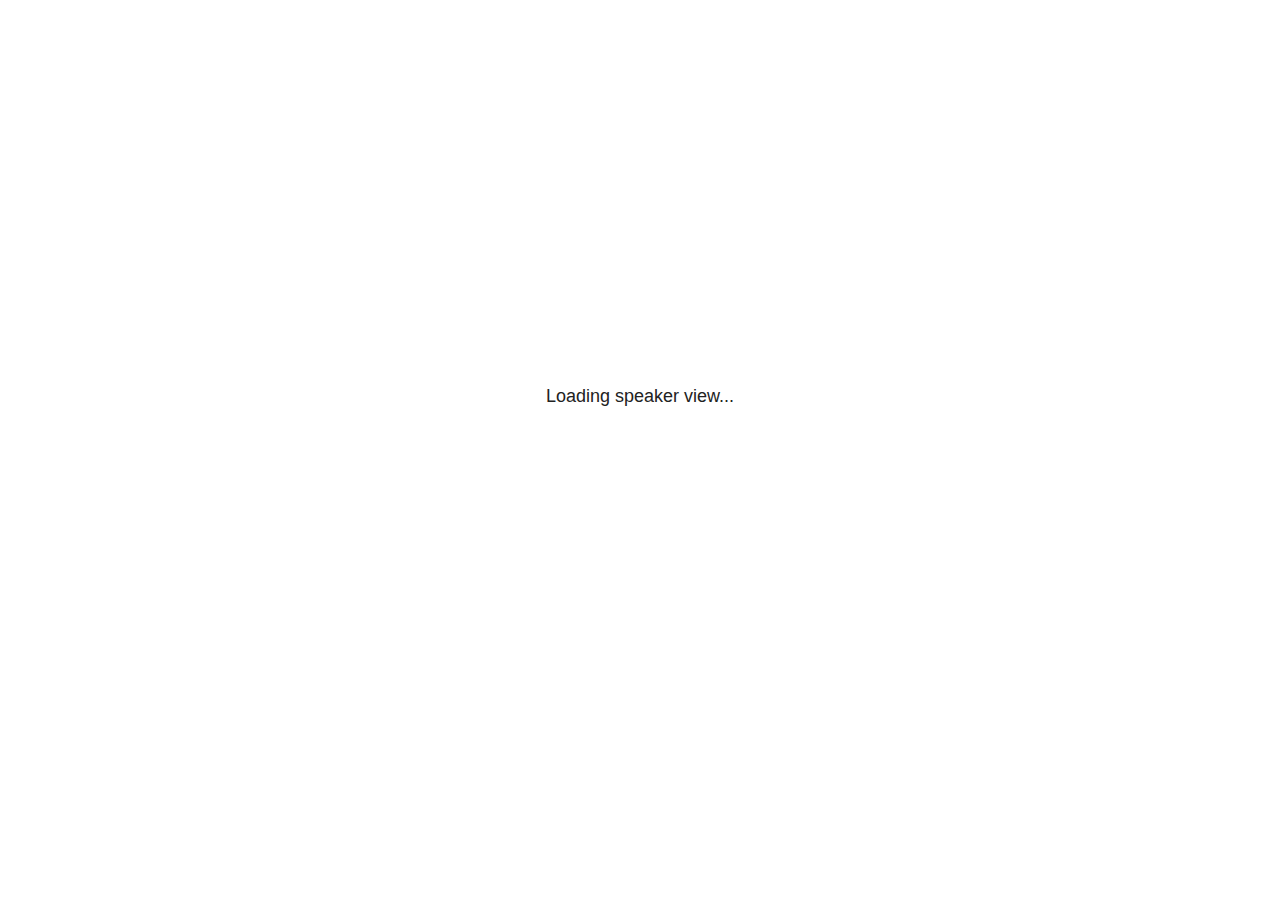
<file: docs/site_libs/revealjs/plugin/notes/speaker-view.html>
<!--
	NOTE: You need to build the notes plugin after making changes to this file.
-->
<html lang="en">
	<head>
		<meta charset="utf-8">

		<title>reveal.js - Speaker View</title>

		<style>
			body {
				font-family: Helvetica;
				font-size: 18px;
			}

			#current-slide,
			#upcoming-slide,
			#speaker-controls {
				padding: 6px;
				box-sizing: border-box;
				-moz-box-sizing: border-box;
			}

			#current-slide iframe,
			#upcoming-slide iframe {
				width: 100%;
				height: 100%;
				border: 1px solid #ddd;
			}

			#current-slide .label,
			#upcoming-slide .label {
				position: absolute;
				top: 10px;
				left: 10px;
				z-index: 2;
			}

			#connection-status {
				position: absolute;
				top: 0;
				left: 0;
				width: 100%;
				height: 100%;
				z-index: 20;
				padding: 30% 20% 20% 20%;
				font-size: 18px;
				color: #222;
				background: #fff;
				text-align: center;
				box-sizing: border-box;
				line-height: 1.4;
			}

			.overlay-element {
				height: 34px;
				line-height: 34px;
				padding: 0 10px;
				text-shadow: none;
				background: rgba( 220, 220, 220, 0.8 );
				color: #222;
				font-size: 14px;
			}

			.overlay-element.interactive:hover {
				background: rgba( 220, 220, 220, 1 );
			}

			#current-slide {
				position: absolute;
				width: 60%;
				height: 100%;
				top: 0;
				left: 0;
				padding-right: 0;
			}

			#upcoming-slide {
				position: absolute;
				width: 40%;
				height: 40%;
				right: 0;
				top: 0;
			}

			/* Speaker controls */
			#speaker-controls {
				position: absolute;
				top: 40%;
				right: 0;
				width: 40%;
				height: 60%;
				overflow: auto;
				font-size: 18px;
			}

				.speaker-controls-time.hidden,
				.speaker-controls-notes.hidden {
					display: none;
				}

				.speaker-controls-time .label,
				.speaker-controls-pace .label,
				.speaker-controls-notes .label {
					text-transform: uppercase;
					font-weight: normal;
					font-size: 0.66em;
					color: #666;
					margin: 0;
				}

				.speaker-controls-time, .speaker-controls-pace {
					border-bottom: 1px solid rgba( 200, 200, 200, 0.5 );
					margin-bottom: 10px;
					padding: 10px 16px;
					padding-bottom: 20px;
					cursor: pointer;
				}

				.speaker-controls-time .reset-button {
					opacity: 0;
					float: right;
					color: #666;
					text-decoration: none;
				}
				.speaker-controls-time:hover .reset-button {
					opacity: 1;
				}

				.speaker-controls-time .timer,
				.speaker-controls-time .clock {
					width: 50%;
				}

				.speaker-controls-time .timer,
				.speaker-controls-time .clock,
				.speaker-controls-time .pacing .hours-value,
				.speaker-controls-time .pacing .minutes-value,
				.speaker-controls-time .pacing .seconds-value {
					font-size: 1.9em;
				}

				.speaker-controls-time .timer {
					float: left;
				}

				.speaker-controls-time .clock {
					float: right;
					text-align: right;
				}

				.speaker-controls-time span.mute {
					opacity: 0.3;
				}

				.speaker-controls-time .pacing-title {
					margin-top: 5px;
				}

				.speaker-controls-time .pacing.ahead {
					color: blue;
				}

				.speaker-controls-time .pacing.on-track {
					color: green;
				}

				.speaker-controls-time .pacing.behind {
					color: red;
				}

				.speaker-controls-notes {
					padding: 10px 16px;
				}

				.speaker-controls-notes .value {
					margin-top: 5px;
					line-height: 1.4;
					font-size: 1.2em;
				}

			/* Layout selector */
			#speaker-layout {
				position: absolute;
				top: 10px;
				right: 10px;
				color: #222;
				z-index: 10;
			}
				#speaker-layout select {
					position: absolute;
					width: 100%;
					height: 100%;
					top: 0;
					left: 0;
					border: 0;
					box-shadow: 0;
					cursor: pointer;
					opacity: 0;

					font-size: 1em;
					background-color: transparent;

					-moz-appearance: none;
					-webkit-appearance: none;
					-webkit-tap-highlight-color: rgba(0, 0, 0, 0);
				}

				#speaker-layout select:focus {
					outline: none;
					box-shadow: none;
				}

			.clear {
				clear: both;
			}

			/* Speaker layout: Wide */
			body[data-speaker-layout="wide"] #current-slide,
			body[data-speaker-layout="wide"] #upcoming-slide {
				width: 50%;
				height: 45%;
				padding: 6px;
			}

			body[data-speaker-layout="wide"] #current-slide {
				top: 0;
				left: 0;
			}

			body[data-speaker-layout="wide"] #upcoming-slide {
				top: 0;
				left: 50%;
			}

			body[data-speaker-layout="wide"] #speaker-controls {
				top: 45%;
				left: 0;
				width: 100%;
				height: 50%;
				font-size: 1.25em;
			}

			/* Speaker layout: Tall */
			body[data-speaker-layout="tall"] #current-slide,
			body[data-speaker-layout="tall"] #upcoming-slide {
				width: 45%;
				height: 50%;
				padding: 6px;
			}

			body[data-speaker-layout="tall"] #current-slide {
				top: 0;
				left: 0;
			}

			body[data-speaker-layout="tall"] #upcoming-slide {
				top: 50%;
				left: 0;
			}

			body[data-speaker-layout="tall"] #speaker-controls {
				padding-top: 40px;
				top: 0;
				left: 45%;
				width: 55%;
				height: 100%;
				font-size: 1.25em;
			}

			/* Speaker layout: Notes only */
			body[data-speaker-layout="notes-only"] #current-slide,
			body[data-speaker-layout="notes-only"] #upcoming-slide {
				display: none;
			}

			body[data-speaker-layout="notes-only"] #speaker-controls {
				padding-top: 40px;
				top: 0;
				left: 0;
				width: 100%;
				height: 100%;
				font-size: 1.25em;
			}

			@media screen and (max-width: 1080px) {
				body[data-speaker-layout="default"] #speaker-controls {
					font-size: 16px;
				}
			}

			@media screen and (max-width: 900px) {
				body[data-speaker-layout="default"] #speaker-controls {
					font-size: 14px;
				}
			}

			@media screen and (max-width: 800px) {
				body[data-speaker-layout="default"] #speaker-controls {
					font-size: 12px;
				}
			}

		</style>
	</head>

	<body>

		<div id="connection-status">Loading speaker view...</div>

		<div id="current-slide"></div>
		<div id="upcoming-slide"><span class="overlay-element label">Upcoming</span></div>
		<div id="speaker-controls">
			<div class="speaker-controls-time">
				<h4 class="label">Time <span class="reset-button">Click to Reset</span></h4>
				<div class="clock">
					<span class="clock-value">0:00 AM</span>
				</div>
				<div class="timer">
					<span class="hours-value">00</span><span class="minutes-value">:00</span><span class="seconds-value">:00</span>
				</div>
				<div class="clear"></div>

				<h4 class="label pacing-title" style="display: none">Pacing – Time to finish current slide</h4>
				<div class="pacing" style="display: none">
					<span class="hours-value">00</span><span class="minutes-value">:00</span><span class="seconds-value">:00</span>
				</div>
			</div>

			<div class="speaker-controls-notes hidden">
				<h4 class="label">Notes</h4>
				<div class="value"></div>
			</div>
		</div>
		<div id="speaker-layout" class="overlay-element interactive">
			<span class="speaker-layout-label"></span>
			<select class="speaker-layout-dropdown"></select>
		</div>

		<script>

			(function() {

				var notes,
					notesValue,
					currentState,
					currentSlide,
					upcomingSlide,
					layoutLabel,
					layoutDropdown,
					pendingCalls = {},
					lastRevealApiCallId = 0,
					connected = false,
					whitelistedWindows = [window.opener];

				var SPEAKER_LAYOUTS = {
					'default': 'Default',
					'wide': 'Wide',
					'tall': 'Tall',
					'notes-only': 'Notes only'
				};

				setupLayout();

				var connectionStatus = document.querySelector( '#connection-status' );
				var connectionTimeout = setTimeout( function() {
					connectionStatus.innerHTML = 'Error connecting to main window.<br>Please try closing and reopening the speaker view.';
				}, 5000 );
;
				window.addEventListener( 'message', function( event ) {

					// Validate the origin of this message to prevent XSS
					if( window.location.origin !== event.origin && whitelistedWindows.indexOf( event.source ) === -1 ) {
						return;
					}

					clearTimeout( connectionTimeout );
					connectionStatus.style.display = 'none';

					var data = JSON.parse( event.data );

					// The overview mode is only useful to the reveal.js instance
					// where navigation occurs so we don't sync it
					if( data.state ) delete data.state.overview;

					// Messages sent by the notes plugin inside of the main window
					if( data && data.namespace === 'reveal-notes' ) {
						if( data.type === 'connect' ) {
							handleConnectMessage( data );
						}
						else if( data.type === 'state' ) {
							handleStateMessage( data );
						}
						else if( data.type === 'return' ) {
							pendingCalls[data.callId](data.result);
							delete pendingCalls[data.callId];
						}
					}
					// Messages sent by the reveal.js inside of the current slide preview
					else if( data && data.namespace === 'reveal' ) {
						if( /ready/.test( data.eventName ) ) {
							// Send a message back to notify that the handshake is complete
							window.opener.postMessage( JSON.stringify({ namespace: 'reveal-notes', type: 'connected'} ), '*' );
						}
						else if( /slidechanged|fragmentshown|fragmenthidden|paused|resumed/.test( data.eventName ) && currentState !== JSON.stringify( data.state ) ) {

							dispatchStateToMainWindow( data.state );

						}
					}

				} );

				/**
				 * Updates the presentation in the main window to match the state
				 * of the presentation in the notes window.
				 */
				const dispatchStateToMainWindow = debounce(( state ) => {
					window.opener.postMessage( JSON.stringify({ method: 'setState', args: [ state ]} ), '*' );
				}, 500);

				/**
				 * Asynchronously calls the Reveal.js API of the main frame.
				 */
				function callRevealApi( methodName, methodArguments, callback ) {

					var callId = ++lastRevealApiCallId;
					pendingCalls[callId] = callback;
					window.opener.postMessage( JSON.stringify( {
						namespace: 'reveal-notes',
						type: 'call',
						callId: callId,
						methodName: methodName,
						arguments: methodArguments
					} ), '*' );

				}

				/**
				 * Called when the main window is trying to establish a
				 * connection.
				 */
				function handleConnectMessage( data ) {

					if( connected === false ) {
						connected = true;

						setupIframes( data );
						setupKeyboard();
						setupNotes();
						setupTimer();
						setupHeartbeat();
					}

				}

				/**
				 * Called when the main window sends an updated state.
				 */
				function handleStateMessage( data ) {

					// Store the most recently set state to avoid circular loops
					// applying the same state
					currentState = JSON.stringify( data.state );

					// No need for updating the notes in case of fragment changes
					if ( data.notes ) {
						notes.classList.remove( 'hidden' );
						notesValue.style.whiteSpace = data.whitespace;
						if( data.markdown ) {
							notesValue.innerHTML = marked( data.notes );
						}
						else {
							notesValue.innerHTML = data.notes;
						}
					}
					else {
						notes.classList.add( 'hidden' );
					}

					// Update the note slides
					currentSlide.contentWindow.postMessage( JSON.stringify({ method: 'setState', args: [ data.state ] }), '*' );
					upcomingSlide.contentWindow.postMessage( JSON.stringify({ method: 'setState', args: [ data.state ] }), '*' );
					upcomingSlide.contentWindow.postMessage( JSON.stringify({ method: 'next' }), '*' );

				}

				// Limit to max one state update per X ms
				handleStateMessage = debounce( handleStateMessage, 200 );

				/**
				 * Forward keyboard events to the current slide window.
				 * This enables keyboard events to work even if focus
				 * isn't set on the current slide iframe.
				 *
				 * Block F5 default handling, it reloads and disconnects
				 * the speaker notes window.
				 */
				function setupKeyboard() {

					document.addEventListener( 'keydown', function( event ) {
						if( event.keyCode === 116 || ( event.metaKey && event.keyCode === 82 ) ) {
							event.preventDefault();
							return false;
						}
						currentSlide.contentWindow.postMessage( JSON.stringify({ method: 'triggerKey', args: [ event.keyCode ] }), '*' );
					} );

				}

				/**
				 * Creates the preview iframes.
				 */
				function setupIframes( data ) {

					var params = [
						'receiver',
						'progress=false',
						'history=false',
						'transition=none',
						'autoSlide=0',
						'backgroundTransition=none'
					].join( '&' );

					var urlSeparator = /\?/.test(data.url) ? '&' : '?';
					var hash = '#/' + data.state.indexh + '/' + data.state.indexv;
					var currentURL = data.url + urlSeparator + params + '&postMessageEvents=true' + hash;
					var upcomingURL = data.url + urlSeparator + params + '&controls=false' + hash;

					currentSlide = document.createElement( 'iframe' );
					currentSlide.setAttribute( 'width', 1280 );
					currentSlide.setAttribute( 'height', 1024 );
					currentSlide.setAttribute( 'src', currentURL );
					document.querySelector( '#current-slide' ).appendChild( currentSlide );

					upcomingSlide = document.createElement( 'iframe' );
					upcomingSlide.setAttribute( 'width', 640 );
					upcomingSlide.setAttribute( 'height', 512 );
					upcomingSlide.setAttribute( 'src', upcomingURL );
					document.querySelector( '#upcoming-slide' ).appendChild( upcomingSlide );

					whitelistedWindows.push( currentSlide.contentWindow, upcomingSlide.contentWindow );

				}

				/**
				 * Setup the notes UI.
				 */
				function setupNotes() {

					notes = document.querySelector( '.speaker-controls-notes' );
					notesValue = document.querySelector( '.speaker-controls-notes .value' );

				}

				/**
				 * We send out a heartbeat at all times to ensure we can
				 * reconnect with the main presentation window after reloads.
				 */
				function setupHeartbeat() {

					setInterval( () => {
						window.opener.postMessage( JSON.stringify({ namespace: 'reveal-notes', type: 'heartbeat'} ), '*' );
					}, 1000 );

				}

				function getTimings( callback ) {

					callRevealApi( 'getSlidesAttributes', [], function ( slideAttributes ) {
						callRevealApi( 'getConfig', [], function ( config ) {
							var totalTime = config.totalTime;
							var minTimePerSlide = config.minimumTimePerSlide || 0;
							var defaultTiming = config.defaultTiming;
							if ((defaultTiming == null) && (totalTime == null)) {
								callback(null);
								return;
							}
							// Setting totalTime overrides defaultTiming
							if (totalTime) {
								defaultTiming = 0;
							}
							var timings = [];
							for ( var i in slideAttributes ) {
								var slide = slideAttributes[ i ];
								var timing = defaultTiming;
								if( slide.hasOwnProperty( 'data-timing' )) {
									var t = slide[ 'data-timing' ];
									timing = parseInt(t);
									if( isNaN(timing) ) {
										console.warn("Could not parse timing '" + t + "' of slide " + i + "; using default of " + defaultTiming);
										timing = defaultTiming;
									}
								}
								timings.push(timing);
							}
							if ( totalTime ) {
								// After we've allocated time to individual slides, we summarize it and
								// subtract it from the total time
								var remainingTime = totalTime - timings.reduce( function(a, b) { return a + b; }, 0 );
								// The remaining time is divided by the number of slides that have 0 seconds
								// allocated at the moment, giving the average time-per-slide on the remaining slides
								var remainingSlides = (timings.filter( function(x) { return x == 0 }) ).length
								var timePerSlide = Math.round( remainingTime / remainingSlides, 0 )
								// And now we replace every zero-value timing with that average
								timings = timings.map( function(x) { return (x==0 ? timePerSlide : x) } );
							}
							var slidesUnderMinimum = timings.filter( function(x) { return (x < minTimePerSlide) } ).length
							if ( slidesUnderMinimum ) {
								message = "The pacing time for " + slidesUnderMinimum + " slide(s) is under the configured minimum of " + minTimePerSlide + " seconds. Check the data-timing attribute on individual slides, or consider increasing the totalTime or minimumTimePerSlide configuration options (or removing some slides).";
								alert(message);
							}
							callback( timings );
						} );
					} );

				}

				/**
				 * Return the number of seconds allocated for presenting
				 * all slides up to and including this one.
				 */
				function getTimeAllocated( timings, callback ) {

					callRevealApi( 'getSlidePastCount', [], function ( currentSlide ) {
						var allocated = 0;
						for (var i in timings.slice(0, currentSlide + 1)) {
							allocated += timings[i];
						}
						callback( allocated );
					} );

				}

				/**
				 * Create the timer and clock and start updating them
				 * at an interval.
				 */
				function setupTimer() {

					var start = new Date(),
					timeEl = document.querySelector( '.speaker-controls-time' ),
					clockEl = timeEl.querySelector( '.clock-value' ),
					hoursEl = timeEl.querySelector( '.hours-value' ),
					minutesEl = timeEl.querySelector( '.minutes-value' ),
					secondsEl = timeEl.querySelector( '.seconds-value' ),
					pacingTitleEl = timeEl.querySelector( '.pacing-title' ),
					pacingEl = timeEl.querySelector( '.pacing' ),
					pacingHoursEl = pacingEl.querySelector( '.hours-value' ),
					pacingMinutesEl = pacingEl.querySelector( '.minutes-value' ),
					pacingSecondsEl = pacingEl.querySelector( '.seconds-value' );

					var timings = null;
					getTimings( function ( _timings ) {

						timings = _timings;
						if (_timings !== null) {
							pacingTitleEl.style.removeProperty('display');
							pacingEl.style.removeProperty('display');
						}

						// Update once directly
						_updateTimer();

						// Then update every second
						setInterval( _updateTimer, 1000 );

					} );


					function _resetTimer() {

						if (timings == null) {
							start = new Date();
							_updateTimer();
						}
						else {
							// Reset timer to beginning of current slide
							getTimeAllocated( timings, function ( slideEndTimingSeconds ) {
								var slideEndTiming = slideEndTimingSeconds * 1000;
								callRevealApi( 'getSlidePastCount', [], function ( currentSlide ) {
									var currentSlideTiming = timings[currentSlide] * 1000;
									var previousSlidesTiming = slideEndTiming - currentSlideTiming;
									var now = new Date();
									start = new Date(now.getTime() - previousSlidesTiming);
									_updateTimer();
								} );
							} );
						}

					}

					timeEl.addEventListener( 'click', function() {
						_resetTimer();
						return false;
					} );

					function _displayTime( hrEl, minEl, secEl, time) {

						var sign = Math.sign(time) == -1 ? "-" : "";
						time = Math.abs(Math.round(time / 1000));
						var seconds = time % 60;
						var minutes = Math.floor( time / 60 ) % 60 ;
						var hours = Math.floor( time / ( 60 * 60 )) ;
						hrEl.innerHTML = sign + zeroPadInteger( hours );
						if (hours == 0) {
							hrEl.classList.add( 'mute' );
						}
						else {
							hrEl.classList.remove( 'mute' );
						}
						minEl.innerHTML = ':' + zeroPadInteger( minutes );
						if (hours == 0 && minutes == 0) {
							minEl.classList.add( 'mute' );
						}
						else {
							minEl.classList.remove( 'mute' );
						}
						secEl.innerHTML = ':' + zeroPadInteger( seconds );
					}

					function _updateTimer() {

						var diff, hours, minutes, seconds,
						now = new Date();

						diff = now.getTime() - start.getTime();

						clockEl.innerHTML = now.toLocaleTimeString( 'en-US', { hour12: true, hour: '2-digit', minute:'2-digit' } );
						_displayTime( hoursEl, minutesEl, secondsEl, diff );
						if (timings !== null) {
							_updatePacing(diff);
						}

					}

					function _updatePacing(diff) {

						getTimeAllocated( timings, function ( slideEndTimingSeconds ) {
							var slideEndTiming = slideEndTimingSeconds * 1000;

							callRevealApi( 'getSlidePastCount', [], function ( currentSlide ) {
								var currentSlideTiming = timings[currentSlide] * 1000;
								var timeLeftCurrentSlide = slideEndTiming - diff;
								if (timeLeftCurrentSlide < 0) {
									pacingEl.className = 'pacing behind';
								}
								else if (timeLeftCurrentSlide < currentSlideTiming) {
									pacingEl.className = 'pacing on-track';
								}
								else {
									pacingEl.className = 'pacing ahead';
								}
								_displayTime( pacingHoursEl, pacingMinutesEl, pacingSecondsEl, timeLeftCurrentSlide );
							} );
						} );
					}

				}

				/**
				 * Sets up the speaker view layout and layout selector.
				 */
				function setupLayout() {

					layoutDropdown = document.querySelector( '.speaker-layout-dropdown' );
					layoutLabel = document.querySelector( '.speaker-layout-label' );

					// Render the list of available layouts
					for( var id in SPEAKER_LAYOUTS ) {
						var option = document.createElement( 'option' );
						option.setAttribute( 'value', id );
						option.textContent = SPEAKER_LAYOUTS[ id ];
						layoutDropdown.appendChild( option );
					}

					// Monitor the dropdown for changes
					layoutDropdown.addEventListener( 'change', function( event ) {

						setLayout( layoutDropdown.value );

					}, false );

					// Restore any currently persisted layout
					setLayout( getLayout() );

				}

				/**
				 * Sets a new speaker view layout. The layout is persisted
				 * in local storage.
				 */
				function setLayout( value ) {

					var title = SPEAKER_LAYOUTS[ value ];

					layoutLabel.innerHTML = 'Layout' + ( title ? ( ': ' + title ) : '' );
					layoutDropdown.value = value;

					document.body.setAttribute( 'data-speaker-layout', value );

					// Persist locally
					if( supportsLocalStorage() ) {
						window.localStorage.setItem( 'reveal-speaker-layout', value );
					}

				}

				/**
				 * Returns the ID of the most recently set speaker layout
				 * or our default layout if none has been set.
				 */
				function getLayout() {

					if( supportsLocalStorage() ) {
						var layout = window.localStorage.getItem( 'reveal-speaker-layout' );
						if( layout ) {
							return layout;
						}
					}

					// Default to the first record in the layouts hash
					for( var id in SPEAKER_LAYOUTS ) {
						return id;
					}

				}

				function supportsLocalStorage() {

					try {
						localStorage.setItem('test', 'test');
						localStorage.removeItem('test');
						return true;
					}
					catch( e ) {
						return false;
					}

				}

				function zeroPadInteger( num ) {

					var str = '00' + parseInt( num );
					return str.substring( str.length - 2 );

				}

				/**
				 * Limits the frequency at which a function can be called.
				 */
				function debounce( fn, ms ) {

					var lastTime = 0,
						timeout;

					return function() {

						var args = arguments;
						var context = this;

						clearTimeout( timeout );

						var timeSinceLastCall = Date.now() - lastTime;
						if( timeSinceLastCall > ms ) {
							fn.apply( context, args );
							lastTime = Date.now();
						}
						else {
							timeout = setTimeout( function() {
								fn.apply( context, args );
								lastTime = Date.now();
							}, ms - timeSinceLastCall );
						}

					}

				}

			})();

		</script>
	</body>
</html>
</file>
<file: docs/site_libs/quarto-html/tippy.css>
.tippy-box[data-animation=fade][data-state=hidden]{opacity:0}[data-tippy-root]{max-width:calc(100vw - 10px)}.tippy-box{position:relative;background-color:#333;color:#fff;border-radius:4px;font-size:14px;line-height:1.4;white-space:normal;outline:0;transition-property:transform,visibility,opacity}.tippy-box[data-placement^=top]>.tippy-arrow{bottom:0}.tippy-box[data-placement^=top]>.tippy-arrow:before{bottom:-7px;left:0;border-width:8px 8px 0;border-top-color:initial;transform-origin:center top}.tippy-box[data-placement^=bottom]>.tippy-arrow{top:0}.tippy-box[data-placement^=bottom]>.tippy-arrow:before{top:-7px;left:0;border-width:0 8px 8px;border-bottom-color:initial;transform-origin:center bottom}.tippy-box[data-placement^=left]>.tippy-arrow{right:0}.tippy-box[data-placement^=left]>.tippy-arrow:before{border-width:8px 0 8px 8px;border-left-color:initial;right:-7px;transform-origin:center left}.tippy-box[data-placement^=right]>.tippy-arrow{left:0}.tippy-box[data-placement^=right]>.tippy-arrow:before{left:-7px;border-width:8px 8px 8px 0;border-right-color:initial;transform-origin:center right}.tippy-box[data-inertia][data-state=visible]{transition-timing-function:cubic-bezier(.54,1.5,.38,1.11)}.tippy-arrow{width:16px;height:16px;color:#333}.tippy-arrow:before{content:"";position:absolute;border-color:transparent;border-style:solid}.tippy-content{position:relative;padding:5px 9px;z-index:1}
</file>
<file: docs/site_libs/quarto-html/quarto-syntax-highlighting.css>
/* quarto syntax highlight colors */
:root {
  --quarto-hl-ot-color: #003B4F;
  --quarto-hl-at-color: #657422;
  --quarto-hl-ss-color: #20794D;
  --quarto-hl-an-color: #5E5E5E;
  --quarto-hl-fu-color: #4758AB;
  --quarto-hl-st-color: #20794D;
  --quarto-hl-cf-color: #003B4F;
  --quarto-hl-op-color: #5E5E5E;
  --quarto-hl-er-color: #AD0000;
  --quarto-hl-bn-color: #AD0000;
  --quarto-hl-al-color: #AD0000;
  --quarto-hl-va-color: #111111;
  --quarto-hl-bu-color: inherit;
  --quarto-hl-ex-color: inherit;
  --quarto-hl-pp-color: #AD0000;
  --quarto-hl-in-color: #5E5E5E;
  --quarto-hl-vs-color: #20794D;
  --quarto-hl-wa-color: #5E5E5E;
  --quarto-hl-do-color: #5E5E5E;
  --quarto-hl-im-color: #00769E;
  --quarto-hl-ch-color: #20794D;
  --quarto-hl-dt-color: #AD0000;
  --quarto-hl-fl-color: #AD0000;
  --quarto-hl-co-color: #5E5E5E;
  --quarto-hl-cv-color: #5E5E5E;
  --quarto-hl-cn-color: #8f5902;
  --quarto-hl-sc-color: #5E5E5E;
  --quarto-hl-dv-color: #AD0000;
  --quarto-hl-kw-color: #003B4F;
}

/* other quarto variables */
:root {
  --quarto-font-monospace: SFMono-Regular, Menlo, Monaco, Consolas, "Liberation Mono", "Courier New", monospace;
}

pre > code.sourceCode > span {
  color: #003B4F;
}

code span {
  color: #003B4F;
}

code.sourceCode > span {
  color: #003B4F;
}

div.sourceCode,
div.sourceCode pre.sourceCode {
  color: #003B4F;
}

code span.ot {
  color: #003B4F;
  font-style: inherit;
}

code span.at {
  color: #657422;
  font-style: inherit;
}

code span.ss {
  color: #20794D;
  font-style: inherit;
}

code span.an {
  color: #5E5E5E;
  font-style: inherit;
}

code span.fu {
  color: #4758AB;
  font-style: inherit;
}

code span.st {
  color: #20794D;
  font-style: inherit;
}

code span.cf {
  color: #003B4F;
  font-style: inherit;
}

code span.op {
  color: #5E5E5E;
  font-style: inherit;
}

code span.er {
  color: #AD0000;
  font-style: inherit;
}

code span.bn {
  color: #AD0000;
  font-style: inherit;
}

code span.al {
  color: #AD0000;
  font-style: inherit;
}

code span.va {
  color: #111111;
  font-style: inherit;
}

code span.bu {
  font-style: inherit;
}

code span.ex {
  font-style: inherit;
}

code span.pp {
  color: #AD0000;
  font-style: inherit;
}

code span.in {
  color: #5E5E5E;
  font-style: inherit;
}

code span.vs {
  color: #20794D;
  font-style: inherit;
}

code span.wa {
  color: #5E5E5E;
  font-style: italic;
}

code span.do {
  color: #5E5E5E;
  font-style: italic;
}

code span.im {
  color: #00769E;
  font-style: inherit;
}

code span.ch {
  color: #20794D;
  font-style: inherit;
}

code span.dt {
  color: #AD0000;
  font-style: inherit;
}

code span.fl {
  color: #AD0000;
  font-style: inherit;
}

code span.co {
  color: #5E5E5E;
  font-style: inherit;
}

code span.cv {
  color: #5E5E5E;
  font-style: italic;
}

code span.cn {
  color: #8f5902;
  font-style: inherit;
}

code span.sc {
  color: #5E5E5E;
  font-style: inherit;
}

code span.dv {
  color: #AD0000;
  font-style: inherit;
}

code span.kw {
  color: #003B4F;
  font-style: inherit;
}

.prevent-inlining {
  content: "</";
}

/*# sourceMappingURL=debc5d5d77c3f9108843748ff7464032.css.map */
</file>
<file: docs/styles.css>
/* css styles */
</file>
<file: docs/ch-00_overview_files/libs/quarto-html/tippy.css>
.tippy-box[data-animation=fade][data-state=hidden]{opacity:0}[data-tippy-root]{max-width:calc(100vw - 10px)}.tippy-box{position:relative;background-color:#333;color:#fff;border-radius:4px;font-size:14px;line-height:1.4;white-space:normal;outline:0;transition-property:transform,visibility,opacity}.tippy-box[data-placement^=top]>.tippy-arrow{bottom:0}.tippy-box[data-placement^=top]>.tippy-arrow:before{bottom:-7px;left:0;border-width:8px 8px 0;border-top-color:initial;transform-origin:center top}.tippy-box[data-placement^=bottom]>.tippy-arrow{top:0}.tippy-box[data-placement^=bottom]>.tippy-arrow:before{top:-7px;left:0;border-width:0 8px 8px;border-bottom-color:initial;transform-origin:center bottom}.tippy-box[data-placement^=left]>.tippy-arrow{right:0}.tippy-box[data-placement^=left]>.tippy-arrow:before{border-width:8px 0 8px 8px;border-left-color:initial;right:-7px;transform-origin:center left}.tippy-box[data-placement^=right]>.tippy-arrow{left:0}.tippy-box[data-placement^=right]>.tippy-arrow:before{left:-7px;border-width:8px 8px 8px 0;border-right-color:initial;transform-origin:center right}.tippy-box[data-inertia][data-state=visible]{transition-timing-function:cubic-bezier(.54,1.5,.38,1.11)}.tippy-arrow{width:16px;height:16px;color:#333}.tippy-arrow:before{content:"";position:absolute;border-color:transparent;border-style:solid}.tippy-content{position:relative;padding:5px 9px;z-index:1}
</file>
<file: docs/ch-00_overview_files/libs/quarto-html/quarto-syntax-highlighting.css>
/* quarto syntax highlight colors */
:root {
  --quarto-hl-ot-color: #003B4F;
  --quarto-hl-at-color: #657422;
  --quarto-hl-ss-color: #20794D;
  --quarto-hl-an-color: #5E5E5E;
  --quarto-hl-fu-color: #4758AB;
  --quarto-hl-st-color: #20794D;
  --quarto-hl-cf-color: #003B4F;
  --quarto-hl-op-color: #5E5E5E;
  --quarto-hl-er-color: #AD0000;
  --quarto-hl-bn-color: #AD0000;
  --quarto-hl-al-color: #AD0000;
  --quarto-hl-va-color: #111111;
  --quarto-hl-bu-color: inherit;
  --quarto-hl-ex-color: inherit;
  --quarto-hl-pp-color: #AD0000;
  --quarto-hl-in-color: #5E5E5E;
  --quarto-hl-vs-color: #20794D;
  --quarto-hl-wa-color: #5E5E5E;
  --quarto-hl-do-color: #5E5E5E;
  --quarto-hl-im-color: #00769E;
  --quarto-hl-ch-color: #20794D;
  --quarto-hl-dt-color: #AD0000;
  --quarto-hl-fl-color: #AD0000;
  --quarto-hl-co-color: #5E5E5E;
  --quarto-hl-cv-color: #5E5E5E;
  --quarto-hl-cn-color: #8f5902;
  --quarto-hl-sc-color: #5E5E5E;
  --quarto-hl-dv-color: #AD0000;
  --quarto-hl-kw-color: #003B4F;
}

/* other quarto variables */
:root {
  --quarto-font-monospace: SFMono-Regular, Menlo, Monaco, Consolas, "Liberation Mono", "Courier New", monospace;
}

pre > code.sourceCode > span {
  color: #003B4F;
}

code span {
  color: #003B4F;
}

code.sourceCode > span {
  color: #003B4F;
}

div.sourceCode,
div.sourceCode pre.sourceCode {
  color: #003B4F;
}

code span.ot {
  color: #003B4F;
  font-style: inherit;
}

code span.at {
  color: #657422;
  font-style: inherit;
}

code span.ss {
  color: #20794D;
  font-style: inherit;
}

code span.an {
  color: #5E5E5E;
  font-style: inherit;
}

code span.fu {
  color: #4758AB;
  font-style: inherit;
}

code span.st {
  color: #20794D;
  font-style: inherit;
}

code span.cf {
  color: #003B4F;
  font-style: inherit;
}

code span.op {
  color: #5E5E5E;
  font-style: inherit;
}

code span.er {
  color: #AD0000;
  font-style: inherit;
}

code span.bn {
  color: #AD0000;
  font-style: inherit;
}

code span.al {
  color: #AD0000;
  font-style: inherit;
}

code span.va {
  color: #111111;
  font-style: inherit;
}

code span.bu {
  font-style: inherit;
}

code span.ex {
  font-style: inherit;
}

code span.pp {
  color: #AD0000;
  font-style: inherit;
}

code span.in {
  color: #5E5E5E;
  font-style: inherit;
}

code span.vs {
  color: #20794D;
  font-style: inherit;
}

code span.wa {
  color: #5E5E5E;
  font-style: italic;
}

code span.do {
  color: #5E5E5E;
  font-style: italic;
}

code span.im {
  color: #00769E;
  font-style: inherit;
}

code span.ch {
  color: #20794D;
  font-style: inherit;
}

code span.dt {
  color: #AD0000;
  font-style: inherit;
}

code span.fl {
  color: #AD0000;
  font-style: inherit;
}

code span.co {
  color: #5E5E5E;
  font-style: inherit;
}

code span.cv {
  color: #5E5E5E;
  font-style: italic;
}

code span.cn {
  color: #8f5902;
  font-style: inherit;
}

code span.sc {
  color: #5E5E5E;
  font-style: inherit;
}

code span.dv {
  color: #AD0000;
  font-style: inherit;
}

code span.kw {
  color: #003B4F;
  font-style: inherit;
}

.prevent-inlining {
  content: "</";
}

/*# sourceMappingURL=debc5d5d77c3f9108843748ff7464032.css.map */
</file>
